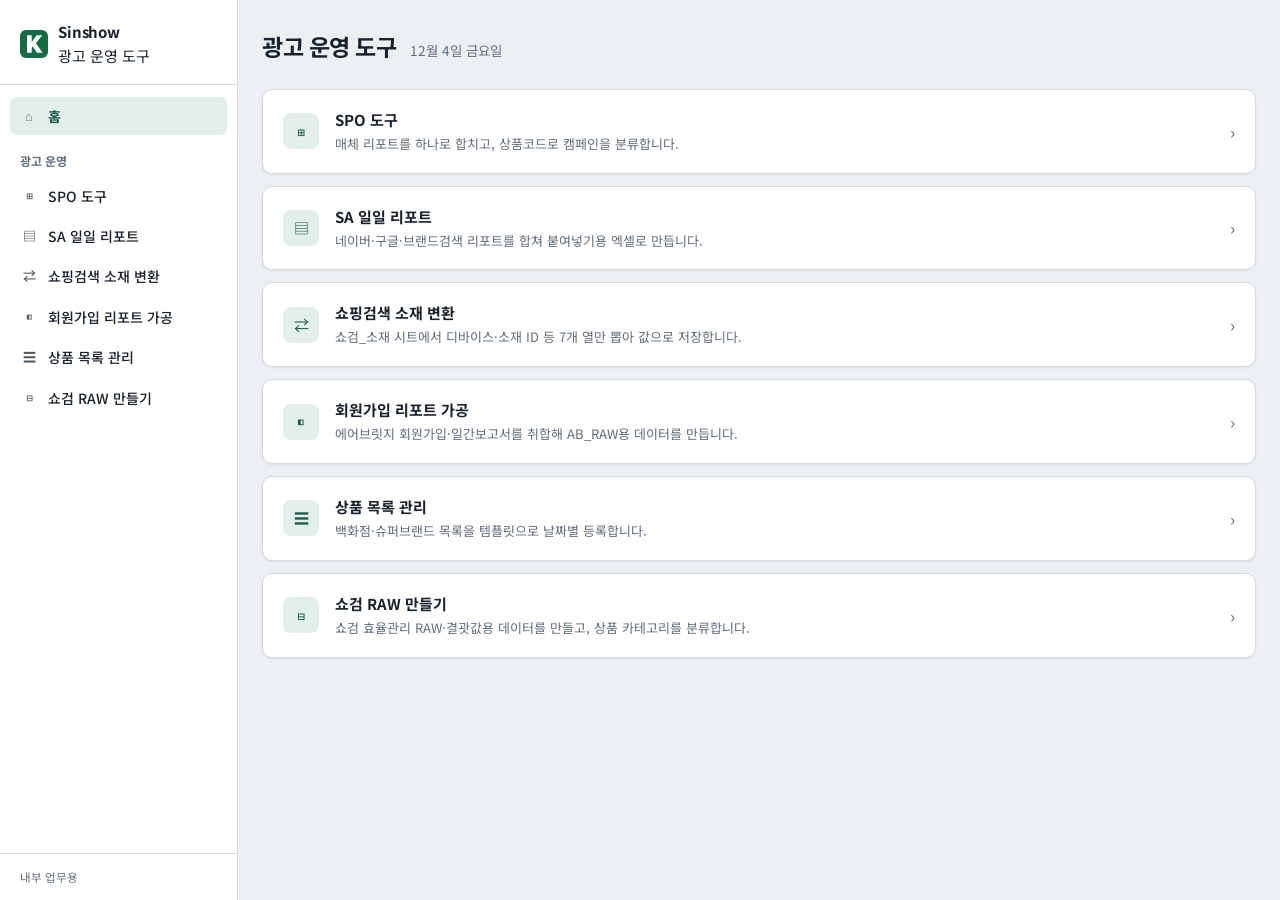
<file: index.html>
<!DOCTYPE html>
<html lang="ko">
<head>
<meta charset="utf-8">
<meta name="viewport" content="width=device-width, initial-scale=1">
<title>Sinshow · 광고 운영 도구</title>
<link rel="preconnect" href="https://fonts.googleapis.com">
<link rel="preconnect" href="https://fonts.gstatic.com" crossorigin>
<link href="https://fonts.googleapis.com/css2?family=Noto+Sans+KR:wght@400;500;700&display=swap" rel="stylesheet">
<link rel="stylesheet" href="assets/shell.css">
<script src="assets/shell.js" defer></script>
</head>
<body>

<div class="wrap">
  <header class="home-head">
    <h1>광고 운영 도구</h1>
    <span class="sub" id="date"></span>
  </header>

  <div id="tools"></div>
</div>

<script>
document.addEventListener("shell:ready", function(){
  var d = new Date();
  var days = ["일","월","화","수","목","금","토"];
  document.getElementById("date").textContent =
    (d.getMonth()+1) + "월 " + d.getDate() + "일 " + days[d.getDay()] + "요일";

  var box = document.getElementById("tools");

  window.SINSHOW.nav.forEach(function(item){
    if(item.group || item.home === false) return;

    var el = document.createElement(item.soon ? "div" : "a");
    el.className = "tool" + (item.soon ? " soon" : "");
    if(!item.soon) el.href = window.SINSHOW.base + item.path;

    var ico = document.createElement("span");
    ico.className = "ico";
    ico.textContent = item.icon || "·";

    var body = document.createElement("div");
    body.className = "tool-body";
    var h = document.createElement("h2");
    h.textContent = item.label;
    body.appendChild(h);
    if(item.desc){
      var p = document.createElement("p");
      p.textContent = item.desc;
      body.appendChild(p);
    }

    var go = document.createElement("span");
    go.className = "tool-go";
    go.textContent = item.soon ? "준비중" : "›";

    el.appendChild(ico); el.appendChild(body); el.appendChild(go);
    box.appendChild(el);
  });
});
</script>

</body>
</html>
</file>
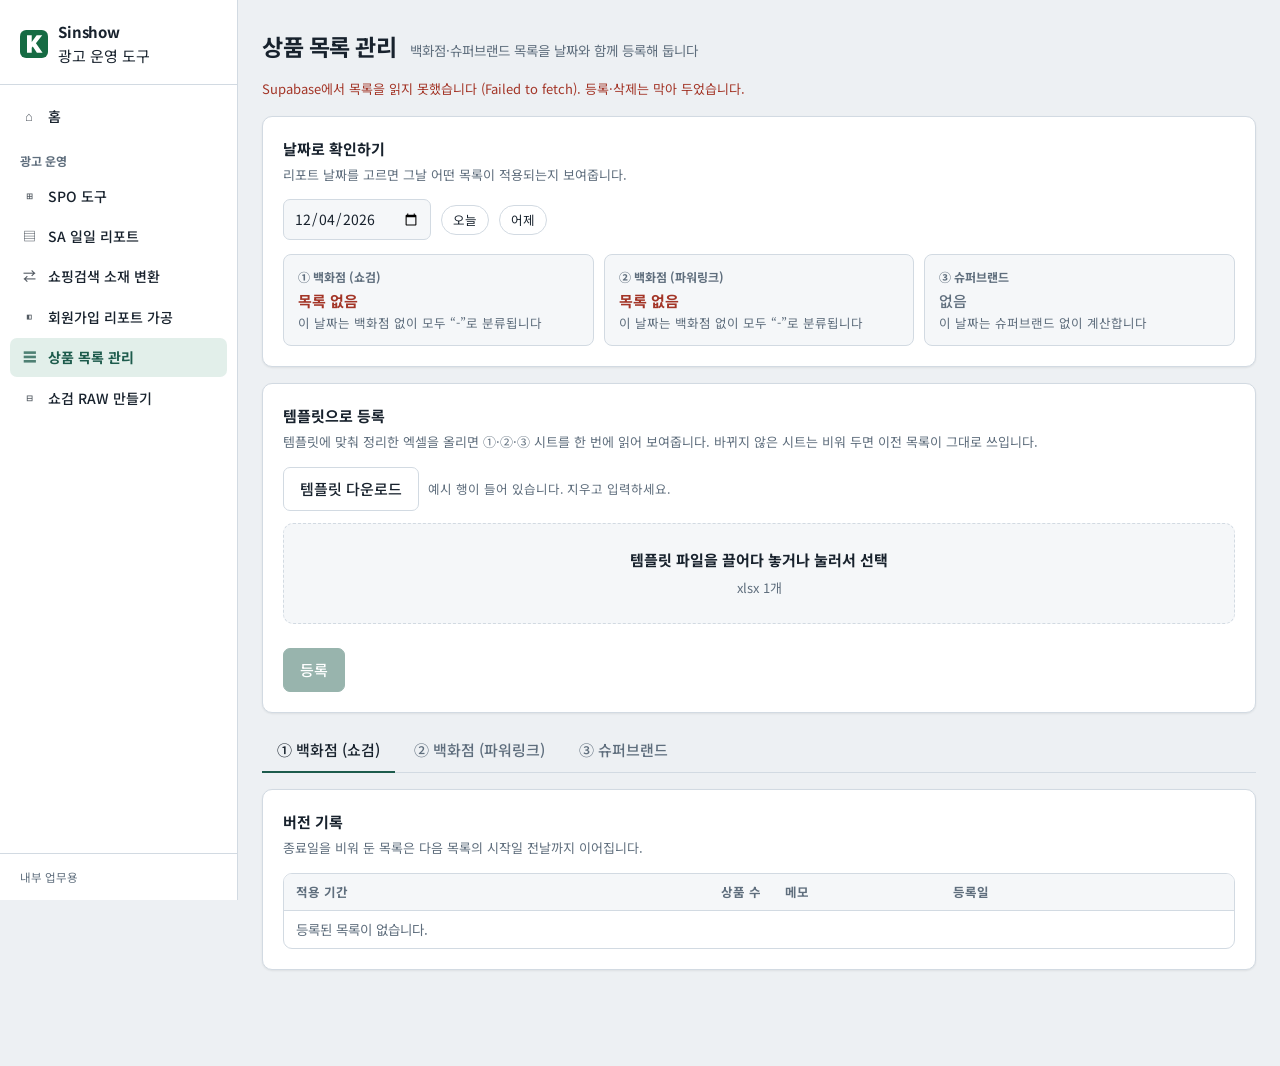
<file: product-lists/index.html>
<!DOCTYPE html>
<html lang="ko">
<head>
<meta charset="utf-8">
<meta name="viewport" content="width=device-width, initial-scale=1">
<title>상품 목록 관리</title>
<link rel="preconnect" href="https://fonts.googleapis.com">
<link rel="preconnect" href="https://fonts.gstatic.com" crossorigin>
<link href="https://fonts.googleapis.com/css2?family=Noto+Sans+KR:wght@400;500;700&display=swap" rel="stylesheet">
<link rel="stylesheet" href="../assets/shell.css">
<script src="../assets/config.js"></script>
<script src="../assets/shell.js" defer></script>
<script src="../assets/xlsx.full.min.js"></script>
<style>
.card{background:var(--surface); border:1px solid var(--line); border-radius:10px; padding:20px; margin-bottom:16px; box-shadow:var(--shadow)}
.card h2{font-size:15px; font-weight:700; margin:0 0 4px}
.card p.hint{color:var(--muted); font-size:13px; margin:0 0 14px}
.status{font-size:13px; color:var(--muted); margin:-10px 0 16px}
.status.err{color:var(--warn)}
.lookup{display:flex; align-items:center; gap:10px; flex-wrap:wrap; margin-bottom:14px}
input[type="date"]{font:inherit; font-size:14px; color:var(--ink); background:var(--surface2); border:1px solid var(--line); border-radius:7px; padding:7px 10px; outline:none}
input[type="date"]:focus{border-color:var(--accent)}
.apply{display:grid; grid-template-columns:repeat(auto-fit,minmax(220px,1fr)); gap:10px}
.apply div{background:var(--surface2); border:1px solid var(--line); border-radius:8px; padding:12px 14px}
.apply small{display:block; color:var(--muted); font-size:12px; font-weight:700; margin-bottom:3px}
.apply b{display:block; font-size:15px}
.apply span{display:block; color:var(--muted); font-size:12.5px}
.apply .none b{color:var(--muted); font-weight:500}
.apply .gap b{color:var(--warn)}
.chip{appearance:none; font:inherit; font-size:12.5px; cursor:pointer; border:1px solid var(--line); background:var(--surface); color:var(--ink); border-radius:20px; padding:4px 11px}
.chip:hover{background:var(--surface2)}
.btn{appearance:none; font:inherit; font-weight:500; cursor:pointer; border-radius:7px; padding:9px 16px; border:1px solid var(--line); background:var(--surface); color:var(--ink)}
.btn:hover{background:var(--surface2)}
.btn.primary{background:var(--accent); color:var(--accent-ink); border-color:var(--accent)}
.btn.primary:hover{filter:brightness(1.08)}
.btn:disabled{opacity:.45; cursor:not-allowed}
.btn:focus-visible,.chip:focus-visible,.tab:focus-visible{outline:2px solid var(--accent); outline-offset:2px}
.uprow{display:flex; gap:9px; align-items:center; flex-wrap:wrap; margin-bottom:12px}
.drop{border:1.5px dashed var(--line); border-radius:10px; background:var(--surface2); padding:24px 20px; text-align:center; cursor:pointer; transition:border-color .15s, background .15s}
.drop:hover,.drop.over{border-color:var(--accent); background:var(--accent-soft)}
.drop:focus-visible{outline:2px solid var(--accent); outline-offset:2px}
.drop strong{display:block; font-size:15px; margin-bottom:3px}
.drop span{color:var(--muted); font-size:13px}
.sum{display:grid; gap:8px; margin-top:12px}
.sum .item{background:var(--surface2); border:1px solid var(--line); border-radius:8px; padding:10px 13px; font-size:13.5px}
.sum .item b{display:block; font-size:13px}
.sum .item > span{display:block; color:var(--muted); font-size:12.5px}
.sum .item .w{color:var(--warn)}
.sum .item.skip{opacity:.7}
.sum .fname{font-weight:700; font-size:13px}
.plus{color:var(--accent); font-weight:700}
.minus{color:var(--warn); font-weight:700}
.msg{border-radius:8px; padding:10px 13px; font-size:13.5px; margin-top:12px}
.msg.ok{background:var(--accent-soft); color:var(--accent)}
.msg.warn{background:var(--warn-soft); color:var(--warn)}
.msg.load{background:var(--surface2); color:var(--muted); border:1px solid var(--line)}
.msg ul{margin:6px 0 0; padding-left:18px}
.tabs{display:flex; gap:4px; margin:4px 0 16px; border-bottom:1px solid var(--line); flex-wrap:wrap}
.tab{appearance:none; border:0; background:none; font:inherit; font-weight:500; cursor:pointer; color:var(--muted); padding:9px 15px; border-bottom:2px solid transparent; margin-bottom:-1px}
.tab[aria-selected="true"]{color:var(--ink); border-bottom-color:var(--accent)}
.panel{display:none}
.panel.on{display:block}
.tablebox{overflow-x:auto; border:1px solid var(--line); border-radius:9px; background:var(--surface)}
table{border-collapse:collapse; width:100%; font-size:13.5px}
th,td{padding:8px 12px; text-align:left; border-bottom:1px solid var(--line); white-space:nowrap}
th{background:var(--surface2); font-weight:700; font-size:12.5px; color:var(--muted)}
td.n,th.n{text-align:right; font-variant-numeric:tabular-nums}
tbody tr:last-child td{border-bottom:0}
.now{font-size:11px; font-weight:700; padding:1px 7px; border-radius:20px; background:var(--accent-soft); color:var(--accent); margin-left:6px}
.linkbtn{appearance:none; border:0; background:none; font:inherit; font-size:12.5px; color:var(--muted); cursor:pointer; padding:0; text-decoration:underline}
.linkbtn:hover{color:var(--warn)}
.linkbtn:disabled{opacity:.4; cursor:not-allowed}
.cal{display:grid; grid-template-columns:repeat(7,1fr); gap:4px; max-width:560px}
.cal .dow{font-size:11.5px; color:var(--muted); text-align:center; font-weight:700; padding-bottom:2px}
.cal .d{min-height:54px; border:1px solid var(--line); border-radius:7px; padding:4px 6px; background:var(--surface); cursor:pointer; text-align:left; font:inherit; color:var(--ink); display:block}
.cal .d .num{font-size:12px; color:var(--muted)}
.cal .d .tag{display:block; font-size:10.5px; line-height:1.3; margin-top:2px; color:var(--accent); font-weight:700; overflow:hidden; text-overflow:ellipsis; white-space:nowrap}
.cal .d.has{background:var(--accent-soft); border-color:color-mix(in srgb, var(--accent) 35%, var(--line))}
.cal .d.sel{outline:2px solid var(--accent); outline-offset:1px}
.calhead{display:flex; align-items:center; gap:10px; margin-bottom:10px}
.calhead b{font-size:14px; min-width:88px; text-align:center}
@media (max-width:620px){ .home-head h1{font-size:20px} }
@media (prefers-reduced-motion:reduce){ *{transition:none!important} }
</style>
</head>
<body>
<div class="wrap">

<header class="home-head">
  <h1>상품 목록 관리</h1>
  <span class="sub">백화점·슈퍼브랜드 목록을 날짜와 함께 등록해 둡니다</span>
</header>
<div class="status" id="status" role="status" aria-live="polite">목록을 불러오는 중입니다.</div>

<div class="card">
  <h2>날짜로 확인하기</h2>
  <p class="hint">리포트 날짜를 고르면 그날 어떤 목록이 적용되는지 보여줍니다.</p>
  <div class="lookup">
    <input type="date" id="lkDate" aria-label="확인할 날짜">
    <button class="chip" id="lkToday">오늘</button>
    <button class="chip" id="lkYest">어제</button>
  </div>
  <div class="apply" id="lkOut"></div>
</div>

<div class="card">
  <h2>템플릿으로 등록</h2>
  <p class="hint">템플릿에 맞춰 정리한 엑셀을 올리면 ①·②·③ 시트를 한 번에 읽어 보여줍니다. 바뀌지 않은 시트는 비워 두면 이전 목록이 그대로 쓰입니다.</p>
  <div class="uprow">
    <button class="btn" id="tplDown">템플릿 다운로드</button>
    <span style="font-size:12.5px; color:var(--muted)">예시 행이 들어 있습니다. 지우고 입력하세요.</span>
  </div>
  <div class="drop" id="upDrop" tabindex="0" role="button" aria-label="템플릿 파일 올리기">
    <strong>템플릿 파일을 끌어다 놓거나 눌러서 선택</strong>
    <span>xlsx 1개</span>
  </div>
  <input type="file" id="upInput" accept=".xlsx,.xls" hidden>
  <div class="sum" id="upSum"></div>
  <div style="margin-top:12px"><button class="btn primary" id="upSave" disabled>등록</button></div>
  <div id="upMsg"></div>
</div>

<div class="tabs" role="tablist">
  <button class="tab" role="tab" aria-selected="true" data-panel="p1">① 백화점 (쇼검)</button>
  <button class="tab" role="tab" aria-selected="false" data-panel="p2">② 백화점 (파워링크)</button>
  <button class="tab" role="tab" aria-selected="false" data-panel="p3">③ 슈퍼브랜드</button>
</div>

<section class="panel on" id="p1">
  <div class="card"><h2>버전 기록</h2><p class="hint">종료일을 비워 둔 목록은 다음 목록의 시작일 전날까지 이어집니다.</p>
  <div class="tablebox"><table><thead><tr><th>적용 기간</th><th class="n">상품 수</th><th>메모</th><th>등록일</th><th></th></tr></thead><tbody id="hist-dept_shop"></tbody></table></div></div>
</section>
<section class="panel" id="p2">
  <div class="card"><h2>버전 기록</h2><p class="hint">종료일을 비워 둔 목록은 다음 목록의 시작일 전날까지 이어집니다.</p>
  <div class="tablebox"><table><thead><tr><th>적용 기간</th><th class="n">상품 수</th><th>메모</th><th>등록일</th><th></th></tr></thead><tbody id="hist-dept_power"></tbody></table></div></div>
</section>
<section class="panel" id="p3">
  <div class="card">
    <h2>날짜별 슈퍼브랜드</h2>
    <p class="hint">색칠되지 않은 날은 슈퍼브랜드 없이 계산합니다. 날짜를 누르면 위 “날짜로 확인하기”가 그 날짜로 바뀝니다.</p>
    <div class="calhead">
      <button class="chip" id="calPrev" aria-label="이전 달">‹</button>
      <b id="calTitle"></b>
      <button class="chip" id="calNext" aria-label="다음 달">›</button>
    </div>
    <div class="cal" id="cal"></div>
  </div>
  <div class="card">
    <h2>진행 기록</h2>
    <p class="hint">브랜드와 기간별로 묶어서 보여줍니다.</p>
    <div class="tablebox"><table><thead><tr><th>브랜드</th><th>기간</th><th class="n">상품 수</th><th>메모</th><th></th></tr></thead><tbody id="supTable"></tbody></table></div>
  </div>
</section>

</div>

<script>
(function(){
  "use strict";
  var TEMPLATE_B64 = "UEsDBBQAAAAIANU0W11Gx01IlQAAAM0AAAAQAAAAZG9jUHJvcHMvYXBwLnhtbE3PTQvCMAwG4L9SdreZih6kDkQ9ip68zy51hbYpbYT67+0EP255ecgboi6JIia2mEXxLuRtMzLHDUDWI/o+y8qhiqHke64x3YGMsRoPpB8eA8OibdeAhTEMOMzit7Dp1C5GZ3XPlkJ3sjpRJsPiWDQ6sScfq9wcChDneiU+ixNLOZcrBf+LU8sVU57mym/8ZAW/B7oXUEsDBBQAAAAIANU0W11caLut7wAAACsCAAARAAAAZG9jUHJvcHMvY29yZS54bWzNksFKxDAQhl9Fcm+nTaVK6OaieFIQXFC8hcnsbrBpQzLS7tvb1t0uog/gMTN/vvkGpsGgsI/0HPtAkR2lq9G3XVIYNuLAHBRAwgN5k/Ip0U3NXR+94ekZ9xAMfpg9gSyKGjyxsYYNzMAsrEShG4sKIxnu4wlvccWHz9guMItALXnqOEGZlyD0PDEcx7aBC2CGMUWfvgtkV+JS/RO7dECckmNya2oYhnyolty0QwlvT48vy7qZ6xKbDmn6lZziY6CNOE9+re7utw9Cy0LWWVlk8mZb1Kq6VdfyfXb94XcR9r11O/ePjc+CuoFfd6G/AFBLAwQUAAAACADVNFtdmVycIxAGAACcJwAAEwAAAHhsL3RoZW1lL3RoZW1lMS54bWztWltz2jgUfu+v0Hhn9m0LxjaBtrQTc2l227SZhO1OH4URWI1seWSRhH+/RzYQy5YN7ZJNups8BCzp+85FR+foOHnz7i5i6IaIlPJ4YNkv29a7ty/e4FcyJBFBMBmnr/DACqVMXrVaaQDDOH3JExLD3IKLCEt4FMvWXOBbGi8j1uq0291WhGlsoRhHZGB9XixoQNBUUVpvXyC05R8z+BXLVI1lowETV0EmuYi08vlsxfza3j5lz+k6HTKBbjAbWCB/zm+n5E5aiOFUwsTAamc/VmvH0dJIgILJfZQFukn2o9MVCDINOzqdWM52fPbE7Z+Mytp0NG0a4OPxeDi2y9KLcBwE4FG7nsKd9Gy/pEEJtKNp0GTY9tqukaaqjVNP0/d93+ubaJwKjVtP02t33dOOicat0HgNvvFPh8Ouicar0HTraSYn/a5rpOkWaEJG4+t6EhW15UDTIABYcHbWzNIDll4p+nWUGtkdu91BXPBY7jmJEf7GxQTWadIZljRGcp2QBQ4AN8TRTFB8r0G2iuDCktJckNbPKbVQGgiayIH1R4Ihxdyv/fWXu8mkM3qdfTrOa5R/aasBp+27m8+T/HPo5J+nk9dNQs5wvCwJ8fsjW2GHJ247E3I6HGdCfM/29pGlJTLP7/kK6048Zx9WlrBdz8/knoxyI7vd9lh99k9HbiPXqcCzIteURiRFn8gtuuQROLVJDTITPwidhphqUBwCpAkxlqGG+LTGrBHgE323vgjI342I96tvmj1XoVhJ2oT4EEYa4pxz5nPRbPsHpUbR9lW83KOXWBUBlxjfNKo1LMXWeJXA8a2cPB0TEs2UCwZBhpckJhKpOX5NSBP+K6Xa/pzTQPCULyT6SpGPabMjp3QmzegzGsFGrxt1h2jSPHr+BfmcNQockRsdAmcbs0YhhGm78B6vJI6arcIRK0I+Yhk2GnK1FoG2camEYFoSxtF4TtK0EfxZrDWTPmDI7M2Rdc7WkQ4Rkl43Qj5izouQEb8ehjhKmu2icVgE/Z5ew0nB6ILLZv24fobVM2wsjvdH1BdK5A8mpz/pMjQHo5pZCb2EVmqfqoc0PqgeMgoF8bkePuV6eAo3lsa8UK6CewH/0do3wqv4gsA5fy59z6XvufQ9odK3NyN9Z8HTi1veRm5bxPuuMdrXNC4oY1dyzcjHVK+TKdg5n8Ds/Wg+nvHt+tkkhK+aWS0jFpBLgbNBJLj8i8rwKsQJ6GRbJQnLVNNlN4oSnkIbbulT9UqV1+WvuSi4PFvk6a+hdD4sz/k8X+e0zQszQ7dyS+q2lL61JjhK9LHMcE4eyww7ZzySHbZ3oB01+/[base64]/Kwvmo9tBVOz/5ZrcifDBFOFgsSSGOUF6ZKovMZU77nK0nEVTi/RTO2EpcYvOPmx3FOU7gSdrYPAjK5uzmpemUxZ6by3y0MCSxbiFkS4k1d7dXnm5yueiJ2+pd3wWDy/XDJRw/lO+df9F1Drn723eP6bpM7SEycecURAXRFAiOVHAYWFzLkUO6SkAYTAc2UyUTwAoJkphyAmPoLvfIMuSkVzq0+OX9FLIOGTl7SJRIUirAMBSEXcuPv75Nqd4zX+iyBbYRUMmTVF8pDicE9M3JD2FQl867aJguF2+JUzbsaviZgS8N6bp0tJ//bXtQ9tBc9RvOjmeAes4dzm3q4wkWs/1jWHvky3zlw2zreA17mEyxDpH7BfYqKgBGrYr66r0/5JZw7tHvxgSCb/NbbpPbd4Ax81KtapWQrET9LB3wfkgZjjFv0NF+PFGKtprGtxtoxDHmAWPMMoWY434dFmhoz1YusOY0Kb0HVQOU/29QNaPYNNByRBV4xmbY2o+ROCjzc/[base64]/MZm4WBm+XTc20H4ouzl+wpv83rP1+uS/wVNygPy3W+qZbFJirzx/PZZ3ayYMoK0Iq/lvlb1foeWVPuiuK7/fH7w/kssRrlq/y+thAZfvyTX+WrlUVCPf72oLNmTyvY/h7QfyXj0Zi7rMqvitXX5UP9fD4zs+ghf8xeV/VN8fZb7g2SFu++WFX0P3pza1Hv6P61qou1F0YN1suN+8x+eEe0BDgfEOBegO8rILyA2BGQQwLgBYA840whPyyyOrs4K4u3qLSrEc1+IWeSNJq/3Fjeb+sSZ5coV18cHkAqQJ4eHkiAxJxGOKC1sQOgWartgBQyVbRCQkITUjKaYIlJ7UAK0q1MZAJ2QHKhTs/iGjW0+8T3+IeaNeqhcZYOgGBkQ1CjNye9+bDeEgS3e6lUK9qcG0lqJgrVjLhVWCmyxEhml6IhkpOJuzbjSqac4jhgMUALb6LWzhnATlsLU1BACw1aOreYhoEhiETz934kKOF3N4ZkRQrg/IlYZAFPuQMlcACOFv3SBVekH1NggseVA/fs7YJLzcg9YLQ3zaRODbTE0amdXohBA+isBAYswAV2AqRw7jIc/ALHQQLMq+PcJrVyeuvUu6mjX2tX0EDGo9G4IGKBPmJHS7ddmpiuTd4tiAptt1iB5D1NIxEJTeABBZ4YDDx0uN4NbpK8nJJEdckrEoxnkaMd36yayqkLlpIojkbWYg7yLY8uGwU5VMheta4m1UpNQrwDc/[base64]/I34nUbZYt7bTan62YZyFp0T0NmccjTJiGCfM/meirso6BaaR2tvUx8GGExRSCzZxQ0GGfkE0bR6WTybnngXY5iTTpqCmE6VCd1mGf47op/7e3324+f41G1hnB4X3rSOEtnK7YP7c6a4o8vhdHrHUPcRcROWwXNrdUULjhchSUb0HdLUENgLL5YCfVX2hDrd5t5f0FIjjCVYdOaZbB567fxUsJ73bK7jzoXkValwLXdFvrYbD5Zv7AEEA1Bnte+b7HHnOc2DpOjDqOz6PQYFCVE6rb/rsqZ5nqnmW9zVlbUmoBHVcPH3b+nAwZh+Eqem4UR9tmhiUx0/+OgqJe29SgCwVaFjEWswG5UL218L22/ySDcUPBdo/h7tkxdqEaOwXY9j7CYJQqMe87iIaYaG5qoe1wC4dtDCE8GpGp8JWlAU8dzXT8UcvaR96Y/dsbAZOj9oO/Ve5XEyGkmz+Ptz3ybrBTrWsv2GuL3us9OA9P38BxgLOeIB/JxSbosMD0vG10ehPf2qjEPWUwr3jDmtEe2z+b7M/W9orA1Chbct7WGcJ7jPL3haZd6iRqdNg85WytoaTvBPrwi4N7VWG2OXa7OS83D1yh9obzLSjYfYjZ/zmoz1Vx65FunZdP9NhZRffF66Z2/XczGh5U+cmC0UPiuxmJM7JvBkX6JezrLOudUeHd9t2MwBnROwM44x4gt6a4l+IvWfm03FTRKn9Es5K5xuwt3due+1EXL/QceVfUdbGmr8959pCXdgHOPxZFHX7YDZon8Iv/AFBLAwQUAAAACADVNFtd3g4OzC0EAADnDgAAGAAAAHhsL3dvcmtzaGVldHMvc2hlZXQyLnhtbM1XbW/bOAz+K4IHDBuw1ZIsyU7zAqQvWwd0a9Gm2wGH++AmSmLUsTxZadb79UdJrttmTtMNwd19sSORfETyMRWyt1L6pppLadCPRV5U/WBuTLkfhtV4LhdptadKWYBkqvQiNbDUs7AqtUwnzmiRhxRjES7SrAgGPbd3rgc9tTR5VshzjarlYpHquwOZq1U/IMH9xkU2mxu7EQ56ZTqTl9JclecaVmGDMskWsqgyVSAtp/1gSPaPhdV3Cl8zuaoe/UY2kmulbuzi06Qf4MAiFxLdXZZ55s5CRpWncmoOZZ4DHg1QOjbZrTwHtX5wrYxRCysHL01qYGuq1d+ycGfKXIIu+FL+pOxBalAb4vfa36AJxzr1+Pe95x9cXiFP12klD1X+LZuYeT9IAjSR03SZmwu1OpF1rrjFG6u8ck+08rokCtB4WYE3tTF4sMgK/05/[base64]/+hWxSY28TE+J0aeJTlBDKvCb1NDJCu8gKYs8r5pQ0BohQdPLH5ckHQuAw3EbOljh+1ZVnWIsa1qIXsbau9cBa9CxrcQJlw0ncxlr0+6wxzF0pckrZv8Sepe6YYEzaqdsSzA6pYw117EXUrWs9UMe2UccJx1Ebdez/VXCcdsQTAbOXV11tGEftlG0JYoeU8YYy/iLK1rUeKOPPUiYw54lop4xvp4wnPiwWdUR3E4X/9R25JY4dsiYa1sSLWFvXemBNPF9onEFrEbM21sRuo92ceLshRE03j70mYfeNDvYlC60AOhmOOKaCoy9nVx+HI/RlOLq6GJ6i07OPZ22E7TiENsLCR63jBJ5f0zyDN3T1FRqrZVF3jE9FTTtP9w84xuBfNVerI63KI7Uq7JzhNj4V5dJ8llUFw0yzeay10s0m9FRpDnPQQZ4WN24prXyUmRyk7m/KB0YE3H2uWhLMm/qp1W2fS8V7Qt5j4u40f1FCVmzW11GcoOPRCPbVGEOD5G4/wZgXMJ/IuoA5TiLR3QMi7kpwDNIgAwSDoE6NPX4G45+RejRP7ddrJ8NlnpLB0XB0/AZcw+/IO/K2FzaCXvg0oT9tVH4E/JzqWQZM5DBUQQb3Yihh7ft4v4DpzWXNz16+7YdJVGqrAPKpUuZ+YceFZrYd/ANQSwMEFAAAAAgA1TRbXd4ODswtBAAA5w4AABgAAAB4bC93b3Jrc2hlZXRzL3NoZWV0My54bWzNV21v2zgM/iuCBwwbsNWSLMlO8wKkL1sHdGvRptsBh/vgJkpi1LE8WWnW+/VHSa7bZk7TDcHdfbEjkXxE8jEVsrdS+qaaS2nQj0VeVP1gbky5H4bVeC4XabWnSlmAZKr0IjWw1LOwKrVMJ85okYcUYxEu0qwIBj23d64HPbU0eVbIc42q5WKR6rsDmatVPyDB/cZFNpsbuxEOemU6k5fSXJXnGlZhgzLJFrKoMlUgLaf9YEj2j4XVdwpfM7mqHv1GNpJrpW7s4tOkH+DAIhcS3V2WeebOQkaVp3JqDmWeAx4NUDo22a08B7V+cK2MUQsrBy9NamBrqtXfsnBnylyCLvhS/qTsQWpQG+L32t+gCcc69fj3vecfXF4hT9dpJQ9V/i2bmHk/[base64]/Bi4xHSZcWIxSt04il3pOKBHdt386SRx3vQXv/oVsUmNvExPidGniU5QQyrwm9TQyQrvICmLPK+aUNAaIUHTyx+XJB0LgMNxGzpY4ftWVZ1iLGtaiF7G2rvXAWvQsa3ECZcNJ3MZa9PusMcxdKXJK2b/EnqXumGBM2qnbEswOqWMNdexF1K1rPVDHtlHHCcdRG3Xs/1VwnHbEEwGzl1ddbRhH7ZRtCWKHlPGGMv4iyta1Hijjz1ImMOeJaKeMb6eMJz4sFnVEdxOF//UduSWOHbImGtbEi1hb13pgTTxfaJxBaxGzNtbEbqPdnHi7IURNN4+9JmH3jQ72JQutADoZjjimgqMvZ1cfhyP0ZTi6uhieotOzj2dthO04hDbCwket4wSeX9M8gzd09RUaq2VRd4xPRU07T/[base64]/bVR+BPyc6lkGTOQwVEEG92IoYe37eL+A6c1lzc9evu2HSVRqqwDyqVLmfmHHhWa2HfwDUEsDBBQAAAAIANU0W11iTkrzFAUAAMARAAAYAAAAeGwvd29ya3NoZWV0cy9zaGVldDQueG1stZhbb9s2FMe/[base64]/Q/sSG61vrM3X8aDEIVWuVDB43WZZ+5ZgdHl72pizlWegx4Jg3Rksnt1BWaD8FYbo+e2H6I0qYGmSaX/UYV7psoV2EIs5ZaxF2lE7RD/buIN2+HYoJ7/X0X+2eUV8nSb1upc539mYzMbhHEYjNUkXeTmm17+qppccas30nntfoOlt8U0DEaLGqJpnCGCeVb4a/rQ5PglDqRxIJsObIcDbRzohoNAOxxY48A2nyB2OPDGwQ098mN3ibtITTrsV3oZVM7aJoi0j21TBjUwshYOyyCUUAKDMCtscV6bCnozEDTD9+9YEses9/4dxyhO/FXEvX5k4LHWJho1SmeHlDimlIICkxTF+5TOD8dEGbcKjHkliqSwyoIi1KV48V8VmZQs6VK6PKgUC06cAkJsR0wR4GkZkRYFcdKxk7arxv0QnLHoR/fP09xpRdC61bm3SnaEiWFtEoQnPOlKlvfFaIfz+W+WHSFPDJ/[base64]/vH+tfdkjELYarodo55HJPiOC9yI0ZoaYD9364dZQxN81gw3EuiYhjxxU26iZtTgMWRUldB+JoG6xbJVnsKVpaVjIhfjlljiqn8KxecGRrhbqN1m+TxzZA4ZkwBMWE6ao+jl1A/jEQc+LrTMreL13FcCBBT6FD8frNQ2LsI8V+r1i9pECeNrfttdIQbWmIF5VGp9VWaYhDpQF5o7irNMQrS+PHnkJoYaEk9rOUJ+tSkjdbrqS+g9l3lmCT/JEzhdJ4mv8WPbxCxJ6v4H7T5fJ/l8CBRLxhCci2BOSLSqDTaqsE5MHlnUO2cef7lvyZRdC82PrUe8OOyc/RPD+8Alxffebo+GgX+yBptwf7R2DarNq4m/mBcb8F8+jZmWgMv9/TPIMrHFfrYKQXRXMUWu9qz6nk9AwCgPjqmV5eVLq80MvCHqBdw5eiXJivqq7hlN42XlaVrtpGOCykORzwz/K0uHO3yvbfZCaHXscVe65CCr8px4g3I+O9xtwe4Ij4iPFHhK0N8fMastG8ca2puI5ENFuBhy4xwx4XY76D+UPKii+Kob5OAMRjCYFBGlQY6FJVqbGPn1YKWqqbWWongP3kschTPLz4dHN5BKGhD/gDBsJtRz9aT+hWQ+2/bXxNq2kGJHI1ARDoRMJGUPkDqr8xunRZ8x8V/HlWpWNVWQPon2htVjf2HNx+tBn+C1BLAwQUAAAACADVNFtd/6dwfV4DAADEEQAADQAAAHhsL3N0eWxlcy54bWzdWFFvmzAQ/ivI7x1JSFGYQqSWrNKkbarUPuzVCSaxZDAzTpf018+HCZDE1yVdp06jqrDv/H13/nw2bqeV3gn2sGZMe9tcFFVM1lqXH32/[base64]/6h6RmtaL5LUpav4wcC6lSplpBRmRvmk0Fy7SBK75aw1vLEnSWWsvcNFJOV7KgtVp7RB/p1fsuJnpd75uDYpqP5jef6iL2YWgT40xEPbZO50yAGbnP+0yEHdybWNMwei2ZEA9A8j07OAS2We8AGMD2L9qmUbppWhrbgUB9Nsvdp30dr1fyJ6lvN2YKRd3/sZGa3SuW8W3d32ZtAhh78FfZRzg7LUuxuxF8VeTMSnt2wNmU7nHeE1OaL+EMMItPvJ+Klo9sq5vzwd9meHLDLrlRP7nhmyW3loo/m2iQ3tIYmPptUphib5dUp1iT0kWijd+rXt6A/V0W/FRvp8TNTeJEhuB9K3Mc/YtZuSvmOKkLKsZvDuTeqX9w5rdWDy4kMfkGVz7RUXiLDReaF01vzdOUFSdHv6HXdGGuqAf8ZnzKMroR+rF1xqRrf2Up3+RRO+oeptWM6tpf4Fs5DNvbnInFi5RtWZo0XfPxO7g22AcAx57uBnjqwTDW5/aAD4uDZYBhLAqL8z/NZ4LOx/qw3CZOzwTFTFCMRbk8Sf2DxXFjIvO4ZxpFQRCGmKJJ4swgwXQLQ/h1s2G5AQKLA5Eu0xpfbbxCXq4DbE1fqhBspnglYjPFtQaPWzdARJF7tbE4gMBWAasdiO+OAzXlxgQBrCqWG7aDcU8UYR6oRXeNhiGiTgg/7vXBdkkQRJHbAz53BkGAeWA34h4sA8gB8wT27/qj75G//0753f9tZr8AUEsDBBQAAAAIANU0W12XirscwAAAABMCAAALAAAAX3JlbHMvLnJlbHOdkrluwzAMQH/F0J4wB9AhiDNl8RYE+QFWog/YEgWKRZ2/r9qlcZALGXk9PBLcHmlA7TiktoupGP0QUmla1bgBSLYlj2nOkUKu1CweNYfSQETbY0OwWiw+QC4ZZre9ZBanc6RXiFzXnaU92y9PQW+ArzpMcUJpSEszDvDN0n8y9/MMNUXlSiOVWxp40+X+duBJ0aEiWBaaRcnToh2lfx3H9pDT6a9jIrR6W+j5cWhUCo7cYyWMcWK0/jWCyQ/[base64]/cZGGYbow6z0uxyEKXxUwDJAoSOMNXEE5eCR9P4iPXpJr0+Sw7dsLftOKyhWNJatYphqom2oVpBT/h1R8vwyuLlKH8430+OPz9f9ClV9CFX9v6gG/X56208eDwYHTxW2sSFsY3/[base64]/EF3T9BpPTt8MWv4ChrsLV+oQWYpahRa5lDAO85jgdWxWkSxFdSllqC4bCUsLZYlQtrxQngjlywsViVDxRyHiaUCabd45qd/+sZ7jW5zbX/E9TLd293SA5G8eH1BLAwQUAAAACADVNFtdjrCn1icBAABnBQAAEwAAAFtDb250ZW50X1R5cGVzXS54bWzNlM9OwzAMxl+l6nVqMgbigNZdgCvswAuE1l2j5p9ib3Rvj9tuk0CjYioSuzRqbH8/x5+S5ds+ACatNQ7ztCYKD1JiUYNVKHwAx5HKR6uIf+NGBlU0agNyMZ/fy8I7AkcZdRrpavkEldoaSp5b3kbtXZ5GMJgmj0Nix8pTFYLRhSKOy50rv1GyA0FwZZ+DtQ4444RUniV0kZ8Bh7rXHcSoS0jWKtKLspwlWyOR9gZQjEuc6dFXlS6g9MXWconAEEGVWAOQNWIQnY2TiScMw/dmMr+XGQNy5jr6gOxYhMtxR0u66iywEETS40c8EVl68vmgc7uE8pdsHu+Hj03vB8p+mT7jrx6f9C/sY3ElfdxeSR93/9jHu/fNX1/9bhVWaXfky/[base64]/[base64]";
  var CACHE_KEY = "sinshow_product_lists_v1";
  var KINDS = { dept_shop:"① 백화점 (쇼검)", dept_power:"② 백화점 (파워링크)", super:"③ 슈퍼브랜드" };
  var SHEETS = { dept_shop:"백화점_쇼검", dept_power:"백화점_파워링크", super:"슈퍼브랜드" };

  function $(id){ return document.getElementById(id); }
  function esc(s){ return String(s == null ? "" : s).replace(/[&<>"]/g, function(c){ return {"&":"&amp;","<":"&lt;",">":"&gt;",'"':"&quot;"}[c]; }); }
  function fmtN(n){ return Number(n).toLocaleString("ko-KR"); }
  function addDays(iso, n){ var d = new Date(iso + "T00:00:00Z"); d.setUTCDate(d.getUTCDate() + n); return d.toISOString().slice(0, 10); }
  function md(iso){ return Number(iso.slice(5, 7)) + "/" + Number(iso.slice(8, 10)); }
  function ymd(iso){ return iso.replace(/-/g, ".").slice(2); }
  function localISO(d){ return d.getFullYear() + "-" + String(d.getMonth() + 1).padStart(2, "0") + "-" + String(d.getDate()).padStart(2, "0"); }
  var TODAY = localISO(new Date());

  /* ── Supabase ── */
  function configured(){ return typeof SUPABASE_URL !== "undefined" && typeof SUPABASE_KEY !== "undefined" && SUPABASE_URL && SUPABASE_KEY && !/^PASTE_/.test(SUPABASE_KEY); }
  async function sb(path, opts){
    opts = opts || {};
    var base = SUPABASE_URL.replace(/\/+$/, "").replace(/\/rest\/v1$/, "");
    var auth = { apikey: SUPABASE_KEY };
    if(!/^sb_/.test(SUPABASE_KEY)) auth.Authorization = "Bearer " + SUPABASE_KEY;
    var res = await fetch(base + "/rest/v1/" + path, Object.assign({}, opts, {
      headers: Object.assign({ "Content-Type":"application/json" }, auth, opts.headers || {})
    }));
    if(!res.ok){
      var t = ""; try{ t = await res.text(); }catch(e){}
      throw new Error("HTTP " + res.status + (t ? " · " + t.slice(0, 200) : ""));
    }
    var txt = await res.text();
    return txt ? JSON.parse(txt) : null;
  }

  /* ── 상태 ── */
  var ROWS = [], ONLINE = false;
  function setStatus(text, err){ $("status").textContent = text; $("status").className = "status" + (err ? " err" : ""); }

  async function load(){
    if(!configured()){ setStatus("assets/config.js에 Supabase 접속 정보가 없습니다.", true); ONLINE = false; renderAll(); return; }
    try{
      ROWS = await sb("product_lists?select=*&order=start_date.asc,id.asc") || [];
      ONLINE = true;
      try{ localStorage.setItem(CACHE_KEY, JSON.stringify({ at:new Date().toISOString(), rows:ROWS })); }catch(e){}
      setStatus("목록 " + fmtN(ROWS.length) + "건을 불러왔습니다.");
    }catch(e){
      console.error(e);
      ONLINE = false;
      var cache = null; try{ cache = JSON.parse(localStorage.getItem(CACHE_KEY) || "null"); }catch(x){}
      ROWS = cache && cache.rows ? cache.rows : [];
      setStatus("Supabase에서 목록을 읽지 못했습니다 (" + (e && e.message ? e.message : e) + "). " +
        (cache ? "마지막으로 받아둔 목록을 보여주며, 등록·삭제는 막아 두었습니다." : "등록·삭제는 막아 두었습니다."), true);
    }
    renderAll();
  }

  /* ── 버전 규칙: 시작일이 늦은 목록 우선, 종료일 비우면 계속 ── */
  function versions(kind){
    return ROWS.filter(function(r){ return r.kind === kind; }).map(function(r){
      return { id:r.id, start:r.start_date, end:r.end_date || null, count:r.item_count, memo:r.memo || "", made:String(r.created_at || "").slice(5, 10),
               codes:new Set((r.items || []).map(function(i){ return String(i.code); })) };
    }).sort(function(a, b){ return a.start < b.start ? -1 : a.start > b.start ? 1 : a.id - b.id; });
  }
  function effEnd(list, v){
    var next = null;
    list.forEach(function(x){ if(x.start > v.start && (!next || x.start < next)) next = x.start; });
    var cut = next ? addDays(next, -1) : null;
    if(v.end && cut) return v.end < cut ? v.end : cut;
    return v.end || cut;
  }
  function versionFor(list, date){
    var hit = null;
    list.forEach(function(v){ var e = effEnd(list, v); if(v.start <= date && (!e || date <= e)) hit = v; });
    return hit ? { v:hit, end:effEnd(list, hit) } : null;
  }
  function supRows(){ return ROWS.filter(function(r){ return r.kind === "super"; }); }
  function supFor(date){
    var g = {};
    supRows().forEach(function(r){ if(r.start_date <= date && date <= r.end_date) g[r.brand] = (g[r.brand] || 0) + r.item_count; });
    return g;
  }

  /* ── 날짜로 확인 ── */
  function renderLookup(){
    var d = $("lkDate").value; if(!d) return;
    var h = "";
    ["dept_shop","dept_power"].forEach(function(k){
      var r = versionFor(versions(k), d);
      if(!r) h += "<div class='gap'><small>" + KINDS[k] + "</small><b>목록 없음</b><span>이 날짜는 백화점 없이 모두 “-”로 분류됩니다</span></div>";
      else h += "<div><small>" + KINDS[k] + "</small><b>" + md(r.v.start) + " 버전 · " + fmtN(r.v.count) + "개</b><span>" + ymd(r.v.start) + " ~ " + (r.end ? ymd(r.end) : "계속") + " 적용</span></div>";
    });
    var g = supFor(d), brands = Object.keys(g);
    if(!brands.length) h += "<div class='none'><small>" + KINDS.super + "</small><b>없음</b><span>이 날짜는 슈퍼브랜드 없이 계산합니다</span></div>";
    else{
      var tot = brands.reduce(function(s, b){ return s + g[b]; }, 0);
      h += "<div><small>" + KINDS.super + "</small><b>" + brands.length + "개 브랜드 · " + fmtN(tot) + "개</b><span>" + brands.map(function(b){ return esc(b) + " " + g[b]; }).join(" · ") + "</span></div>";
    }
    $("lkOut").innerHTML = h;
  }
  $("lkDate").value = TODAY;
  $("lkDate").addEventListener("input", function(){ renderLookup(); renderCal(); });
  $("lkToday").onclick = function(){ $("lkDate").value = TODAY; renderLookup(); renderCal(); };
  $("lkYest").onclick = function(){ $("lkDate").value = addDays(TODAY, -1); renderLookup(); renderCal(); };

  /* ── 탭 ── */
  document.querySelectorAll(".tab").forEach(function(t){
    t.addEventListener("click", function(){
      document.querySelectorAll(".tab").forEach(function(x){ x.setAttribute("aria-selected", x === t ? "true" : "false"); });
      document.querySelectorAll(".panel").forEach(function(p){ p.classList.toggle("on", p.id === t.dataset.panel); });
    });
  });

  /* ── 삭제 ── */
  async function removeRow(id, label){
    if(!ONLINE) return;
    if(!confirm(label + "\n\n삭제할까요? 되돌릴 수 없습니다.")) return;
    try{
      await sb("product_lists?id=eq." + encodeURIComponent(id), { method:"DELETE" });
      await load();
    }catch(e){ console.error(e); alert("삭제하지 못했습니다: " + (e && e.message ? e.message : e)); }
  }

  /* ── ① ② 버전 기록 ── */
  function renderHist(kind){
    var list = versions(kind), box = $("hist-" + kind), h = "";
    list.slice().reverse().forEach(function(v){
      var end = effEnd(list, v);
      var tag = v.start > TODAY ? "예정" : (!end || TODAY <= end ? "적용 중" : "");
      h += "<tr><td>" + ymd(v.start) + " ~ " + (end ? ymd(end) : "계속") + (tag ? "<span class='now'>" + tag + "</span>" : "") + "</td>" +
           "<td class='n'>" + fmtN(v.count) + "</td><td>" + esc(v.memo) + "</td><td>" + esc(v.made) + "</td>" +
           "<td><button class='linkbtn' data-id='" + v.id + "' data-label='" + esc(KINDS[kind] + " " + ymd(v.start) + " 버전") + "'" + (ONLINE ? "" : " disabled") + ">삭제</button></td></tr>";
    });
    box.innerHTML = h || "<tr><td colspan='5' style='color:var(--muted)'>등록된 목록이 없습니다.</td></tr>";
    box.querySelectorAll("[data-id]").forEach(function(b){ b.onclick = function(){ removeRow(b.dataset.id, b.dataset.label); }; });
  }

  /* ── ③ 달력·기록 ── */
  var calY = Number(TODAY.slice(0, 4)), calM = Number(TODAY.slice(5, 7));
  function renderCal(){
    $("calTitle").textContent = calY + "년 " + calM + "월";
    var first = new Date(Date.UTC(calY, calM - 1, 1)), days = new Date(Date.UTC(calY, calM, 0)).getUTCDate();
    var h = ["일","월","화","수","목","금","토"].map(function(d){ return "<div class='dow'>" + d + "</div>"; }).join("");
    for(var i = 0; i < first.getUTCDay(); i++) h += "<div></div>";
    var sel = $("lkDate").value;
    for(var d = 1; d <= days; d++){
      var iso = calY + "-" + String(calM).padStart(2, "0") + "-" + String(d).padStart(2, "0");
      var g = supFor(iso), b = Object.keys(g);
      h += "<button class='d" + (b.length ? " has" : "") + (iso === sel ? " sel" : "") + "' data-day='" + iso + "'><span class='num'>" + d + "</span>" +
           b.map(function(x){ return "<span class='tag'>" + esc(x) + " " + g[x] + "</span>"; }).join("") + "</button>";
    }
    $("cal").innerHTML = h;
    $("cal").querySelectorAll("[data-day]").forEach(function(b){ b.onclick = function(){ $("lkDate").value = b.dataset.day; renderLookup(); renderCal(); window.scrollTo({top:0, behavior:"smooth"}); }; });
  }
  $("calPrev").onclick = function(){ calM--; if(calM < 1){ calM = 12; calY--; } renderCal(); };
  $("calNext").onclick = function(){ calM++; if(calM > 12){ calM = 1; calY++; } renderCal(); };

  function renderSupTable(){
    var rows = supRows().slice().sort(function(a, b){ return a.start_date < b.start_date ? 1 : a.start_date > b.start_date ? -1 : 0; });
    $("supTable").innerHTML = rows.map(function(r){
      return "<tr><td>" + esc(r.brand) + "</td><td>" + ymd(r.start_date) + " ~ " + ymd(r.end_date) + "</td><td class='n'>" + fmtN(r.item_count) + "</td><td>" + esc(r.memo || "") + "</td>" +
             "<td><button class='linkbtn' data-id='" + r.id + "' data-label='" + esc(r.brand + " " + ymd(r.start_date) + "~" + ymd(r.end_date)) + "'" + (ONLINE ? "" : " disabled") + ">삭제</button></td></tr>";
    }).join("") || "<tr><td colspan='5' style='color:var(--muted)'>등록된 슈퍼브랜드가 없습니다.</td></tr>";
    $("supTable").querySelectorAll("[data-id]").forEach(function(b){ b.onclick = function(){ removeRow(b.dataset.id, b.dataset.label); }; });
  }

  function renderAll(){ renderHist("dept_shop"); renderHist("dept_power"); renderSupTable(); renderCal(); renderLookup(); }

  /* ── 템플릿 다운로드 ── */
  $("tplDown").onclick = function(){
    var bin = atob(TEMPLATE_B64), arr = new Uint8Array(bin.length);
    for(var i = 0; i < bin.length; i++) arr[i] = bin.charCodeAt(i);
    var url = URL.createObjectURL(new Blob([arr], {type:"application/vnd.openxmlformats-officedocument.spreadsheetml.sheet"}));
    var a = document.createElement("a"); a.href = url; a.download = "상품목록_템플릿.xlsx";
    document.body.appendChild(a); a.click(); a.remove();
    setTimeout(function(){ URL.revokeObjectURL(url); }, 4000);
  };

  /* ── 템플릿 업로드 ── */
  function upMsg(kind, html){ $("upMsg").innerHTML = kind ? "<div class='msg " + kind + "'>" + html + "</div>" : ""; }
  var drop = $("upDrop"), input = $("upInput"), pending = null;
  drop.addEventListener("click", function(){ input.click(); });
  drop.addEventListener("keydown", function(e){ if(e.key === "Enter" || e.key === " "){ e.preventDefault(); input.click(); } });
  ["dragenter","dragover"].forEach(function(t){ drop.addEventListener(t, function(e){ e.preventDefault(); drop.classList.add("over"); }); });
  ["dragleave","drop"].forEach(function(t){ drop.addEventListener(t, function(e){ e.preventDefault(); drop.classList.remove("over"); }); });
  drop.addEventListener("drop", function(e){ if(e.dataTransfer.files[0]) readTemplate(e.dataTransfer.files[0]); });
  input.addEventListener("change", function(){ if(input.files[0]) readTemplate(input.files[0]); input.value = ""; });

  function toISO(v){
    if(v == null || v === "") return "";
    if(typeof v === "number" && v > 30000 && v < 80000) return new Date(Math.round((v - 25569) * 86400000)).toISOString().slice(0, 10);
    var m = String(v).trim().match(/^(\d{4})[-./](\d{1,2})[-./](\d{1,2})/);
    if(m) return m[1] + "-" + m[2].padStart(2, "0") + "-" + m[3].padStart(2, "0");
    return "bad";
  }
  function readSheet(wb, name){
    var ws = wb.Sheets[name];
    var rows = XLSX.utils.sheet_to_json(ws, {header:1, raw:true, defval:""});
    var h = (rows[0] || []).map(function(x){ return String(x).trim(); });
    var ix = { s:h.indexOf("시작일"), e:h.indexOf("종료일"), c:h.indexOf("상품코드"), n:h.indexOf("상품명"), b:h.indexOf("브랜드") };
    if(ix.s < 0 || ix.e < 0 || ix.c < 0) return { rows:[], errs:["1행 헤더(시작일·종료일·상품코드)를 찾지 못했습니다"] };
    var out = [], errs = [];
    for(var i = 1; i < rows.length; i++){
      var r = rows[i];
      if(!r.some(function(x){ return String(x).trim() !== ""; })) continue;
      var row = { line:i + 1, start:toISO(r[ix.s]), end:toISO(r[ix.e]), code:String(r[ix.c]).trim().replace(/\.0+$/, ""),
                  name: ix.n >= 0 ? String(r[ix.n]).replace(/\u00a0/g, " ").trim() : "", brand: ix.b >= 0 ? String(r[ix.b]).trim() : "" };
      if(!row.start) errs.push(row.line + "행: 시작일이 비어 있습니다");
      else if(row.start === "bad") errs.push(row.line + "행: 시작일이 날짜 형식이 아닙니다");
      if(row.end === "bad") errs.push(row.line + "행: 종료일이 날짜 형식이 아닙니다");
      if(row.start && row.end && row.start !== "bad" && row.end !== "bad" && row.end < row.start) errs.push(row.line + "행: 종료일이 시작일보다 빠릅니다");
      if(!/^\d{5,}$/.test(row.code)) errs.push(row.line + "행: 상품코드 “" + esc(row.code) + "”가 숫자가 아닙니다");
      out.push(row);
    }
    return { rows:out, errs:errs };
  }
  function ok(x){ return x.start && x.start !== "bad" && x.end !== "bad" && /^\d{5,}$/.test(x.code); }

  function readTemplate(file){
    pending = null; $("upSave").disabled = true; upMsg(); $("upSum").innerHTML = "";
    if(typeof XLSX === "undefined"){ upMsg("warn", "엑셀 처리 라이브러리를 불러오지 못했습니다. 새로고침 후 다시 시도해 주세요."); return; }
    file.arrayBuffer().then(function(buf){
      var wb = XLSX.read(buf, {type:"array"});
      var missing = Object.keys(SHEETS).map(function(k){ return SHEETS[k]; }).filter(function(n){ return !wb.Sheets[n]; });
      if(missing.length){ upMsg("warn", "템플릿 시트를 찾지 못했습니다: " + esc(missing.join(", ")) + ". 시트 이름을 바꾸지 않았는지 확인해 주세요."); return; }
      var errs = [], items = [], plan = { insert:[], replaceIds:[] };

      ["dept_shop","dept_power"].forEach(function(k){
        var r = readSheet(wb, SHEETS[k]);
        r.errs.forEach(function(e){ errs.push(SHEETS[k] + " " + e); });
        if(!r.rows.length){ items.push("<div class='item skip'><b>" + KINDS[k] + "</b><span>비어 있음 · 이전 목록 그대로 유지</span></div>"); return; }
        var list = versions(k), groups = {};
        r.rows.filter(ok).forEach(function(x){
          var key = x.start + "|" + (x.end || "");
          if(!groups[key]) groups[key] = { start:x.start, end:x.end || null, map:new Map() };
          if(!groups[key].map.has(x.code)) groups[key].map.set(x.code, { code:x.code, name:x.name, brand:x.brand });
        });
        Object.keys(groups).sort().forEach(function(key){
          var g = groups[key], codes = new Set(g.map.keys());
          var same = list.filter(function(v){ return v.start === g.start; });
          same.forEach(function(v){ plan.replaceIds.push(v.id); });
          plan.insert.push({ kind:k, start_date:g.start, end_date:g.end, brand:null, items:Array.from(g.map.values()), item_count:codes.size, memo:file.name });
          var nv = { id:-1, start:g.start, end:g.end, codes:codes };
          var after = list.filter(function(v){ return v.start !== g.start; }).concat([nv]);
          var prev = versionFor(list.filter(function(v){ return v.start !== g.start; }), addDays(g.start, -1));
          var notes = [], diff = "";
          if(same.length) notes.push("같은 시작일 목록이 있어 새 목록으로 덮어씁니다");
          if(prev) notes.push("직전 " + md(prev.v.start) + " 버전은 " + ymd(addDays(g.start, -1)) + "까지로 이어집니다");
          var base = same.length ? { v:same[same.length - 1], label:"기존 같은 날짜" } : (prev ? { v:prev.v, label:"직전" } : null);
          if(base){
            var add = 0, del = 0;
            codes.forEach(function(c){ if(!base.v.codes.has(c)) add++; });
            base.v.codes.forEach(function(c){ if(!codes.has(c)) del++; });
            diff = " · " + base.label + " 대비 <span class='plus'>추가 " + fmtN(add) + "</span> / <span class='minus'>빠짐 " + fmtN(del) + "</span>";
            if(base.v.codes.size && del > base.v.codes.size * 0.3) notes.push("<span class='w'>" + base.label + " 목록의 " + Math.round(del / base.v.codes.size * 100) + "%가 빠집니다. 바뀐 부분만 넣지 않았는지 확인하세요 (전체 목록을 넣어야 합니다)</span>");
          }
          if(g.start < TODAY){
            var pe = effEnd(after.slice().sort(function(a, b){ return a.start < b.start ? -1 : 1; }), nv), last = addDays(TODAY, -1);
            if(pe && pe < last) last = pe;
            notes.push("<span class='w'>시작일이 오늘보다 과거입니다. " + ymd(g.start) + (last > g.start ? " ~ " + ymd(last) : "") + " 리포트를 이미 만들었다면 새 목록으로 다시 만들어 주세요</span>");
          }
          if(g.end && !versionFor(after, addDays(g.end, 1))) notes.push("<span class='w'>" + ymd(g.end) + " 이후에는 " + KINDS[k] + " 목록이 없습니다. 그 날짜부터는 모두 “-”로 분류됩니다</span>");
          items.push("<div class='item'><b>" + KINDS[k] + " · " + ymd(g.start) + " ~ " + (g.end ? ymd(g.end) : "계속") + " · " + fmtN(codes.size) + "개" + diff + "</b>" +
                     notes.map(function(n){ return "<span>" + n + "</span>"; }).join("") + "</div>");
        });
      });

      var sr = readSheet(wb, SHEETS.super);
      sr.errs.forEach(function(e){ errs.push(SHEETS.super + " " + e); });
      sr.rows.forEach(function(x){
        if(!x.end) errs.push(SHEETS.super + " " + x.line + "행: 종료일이 비어 있습니다 (슈퍼브랜드는 필수)");
        if(!x.brand) errs.push(SHEETS.super + " " + x.line + "행: 브랜드가 비어 있습니다 (슈퍼브랜드는 필수)");
      });
      if(!sr.rows.length) items.push("<div class='item skip'><b>" + KINDS.super + "</b><span>비어 있음 · 추가 없음</span></div>");
      else{
        var sg = {}, clash = 0, shop = versions("dept_shop");
        sr.rows.filter(function(x){ return ok(x) && x.end && x.brand; }).forEach(function(x){
          var key = x.brand + "|" + x.start + "|" + x.end;
          if(!sg[key]) sg[key] = { brand:x.brand, start:x.start, end:x.end, map:new Map() };
          if(!sg[key].map.has(x.code)) sg[key].map.set(x.code, { code:x.code, name:x.name, brand:x.brand });
          var dv = versionFor(shop, x.start); if(dv && dv.v.codes.has(x.code)) clash++;
        });
        var lines = [], past = [];
        Object.keys(sg).sort().forEach(function(key){
          var g = sg[key];
          var same = supRows().filter(function(r){ return r.brand === g.brand && r.start_date === g.start && r.end_date === g.end; });
          same.forEach(function(r){ plan.replaceIds.push(r.id); });
          plan.insert.push({ kind:"super", start_date:g.start, end_date:g.end, brand:g.brand, items:Array.from(g.map.values()), item_count:g.map.size, memo:file.name });
          lines.push("<span>" + esc(g.brand) + " · " + ymd(g.start) + " ~ " + ymd(g.end) + " · " + g.map.size + "개" + (same.length ? " · 같은 브랜드·기간이 있어 덮어씁니다" : "") + "</span>");
          if(g.start < TODAY){ var le = g.end < addDays(TODAY, -1) ? g.end : addDays(TODAY, -1); past.push(esc(g.brand) + " " + ymd(g.start) + (le > g.start ? " ~ " + ymd(le) : "")); }
        });
        if(past.length) lines.push("<span class='w'>시작일이 오늘보다 과거인 슈퍼브랜드가 있습니다 (" + past.join(", ") + "). 그 기간 리포트를 이미 만들었다면 다시 만들어 주세요</span>");
        items.push("<div class='item'><b>" + KINDS.super + " · " + fmtN(sr.rows.length) + "개</b>" + lines.join("") +
          (clash ? "<span class='w'>① 백화점과 겹치는 상품 " + clash + "개 · MO는 슈퍼브랜드, PC는 백화점으로 분류됩니다</span>" : "") + "</div>");
      }

      $("upSum").innerHTML = "<div class='fname'>" + esc(file.name) + "</div>" + items.join("");
      if(errs.length){
        upMsg("warn", "고쳐야 할 부분이 있어 등록할 수 없습니다.<ul><li>" + errs.slice(0, 15).join("</li><li>") + "</li>" + (errs.length > 15 ? "<li>외 " + (errs.length - 15) + "건</li>" : "") + "</ul>");
        return;
      }
      if(!plan.insert.length){ upMsg("warn", "세 시트가 모두 비어 있어 등록할 내용이 없습니다."); return; }
      if(!ONLINE){ upMsg("warn", "Supabase에 연결되지 않아 등록할 수 없습니다. 연결 상태를 확인한 뒤 새로고침해 주세요."); return; }
      pending = plan; $("upSave").disabled = false;
    }).catch(function(e){ console.error(e); upMsg("warn", "파일을 읽지 못했습니다: " + esc(e && e.message ? e.message : e)); });
  }

  $("upSave").onclick = async function(){
    if(!pending || !ONLINE) return;
    var plan = pending;
    $("upSave").disabled = true;
    upMsg("load", "등록하는 중입니다.");
    try{
      // 새 목록을 먼저 넣고, 덮어쓸 예전 목록은 그다음에 지웁니다 (중간에 실패해도 목록이 사라지지 않게)
      await sb("product_lists", { method:"POST", headers:{ Prefer:"return=minimal" }, body:JSON.stringify(plan.insert) });
      var delFail = false;
      if(plan.replaceIds.length){
        try{ await sb("product_lists?id=in.(" + plan.replaceIds.join(",") + ")", { method:"DELETE" }); }
        catch(e){ console.error(e); delFail = true; }
      }
      pending = null; $("upSum").innerHTML = "";
      await load();
      upMsg(delFail ? "warn" : "ok", delFail
        ? "새 목록은 등록했지만, 덮어쓸 예전 목록을 지우지 못했습니다. 아래 버전 기록에서 같은 날짜의 예전 줄을 직접 삭제해 주세요."
        : "등록했습니다. 아래 버전 기록과 달력, 위 “날짜로 확인하기”에 반영됐습니다.");
    }catch(e){
      console.error(e);
      $("upSave").disabled = false;
      upMsg("warn", "등록하지 못했습니다. 아무것도 바뀌지 않았습니다: " + esc(e && e.message ? e.message : e));
    }
  };

  renderAll();
  load();
})();
</script>
</body>
</html>
</file>
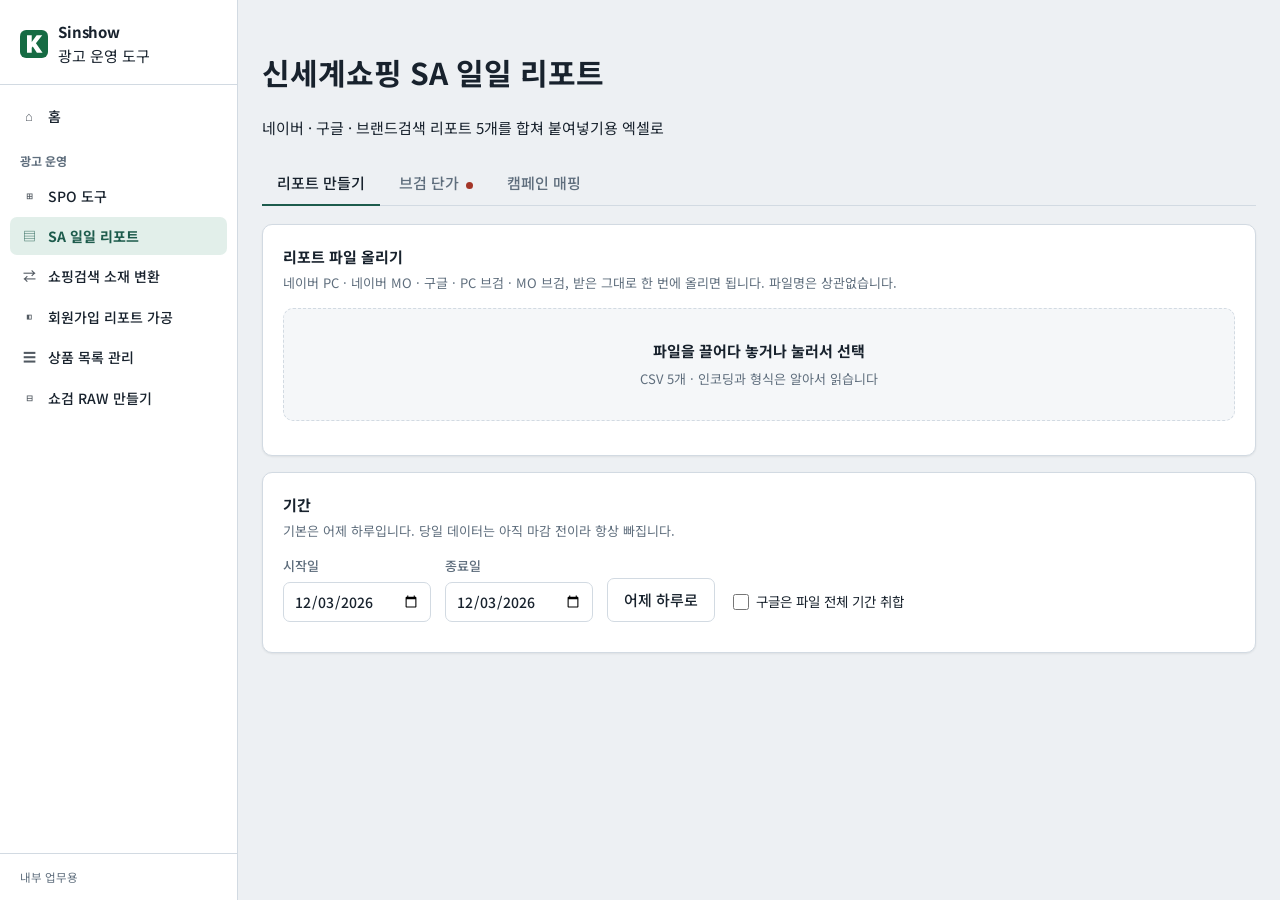
<file: sa-report/index.html>
<!DOCTYPE html>
<html lang="ko">
<head>
<meta charset="utf-8">
<meta name="viewport" content="width=device-width, initial-scale=1">
<title>신세계쇼핑 SA 일일 리포트</title>
<link rel="preconnect" href="https://fonts.googleapis.com">
<link rel="preconnect" href="https://fonts.gstatic.com" crossorigin>
<link href="https://fonts.googleapis.com/css2?family=Noto+Sans+KR:wght@400;500;700&display=swap" rel="stylesheet">
<link rel="stylesheet" href="../assets/shell.css">
<script src="../assets/config.js"></script>
<script src="../assets/shell.js" defer></script>
<script src="../assets/xlsx.full.min.js"></script>
<style>
.tabs{display:flex; gap:4px; margin:22px 0 18px; border-bottom:1px solid var(--line); flex-wrap:wrap}
.tab{
  appearance:none; border:0; background:none; font:inherit; font-weight:500; cursor:pointer;
  color:var(--muted); padding:9px 15px; border-bottom:2px solid transparent; margin-bottom:-1px;
}
.tab[aria-selected="true"]{color:var(--ink); border-bottom-color:var(--accent)}
.tab:focus-visible{outline:2px solid var(--accent); outline-offset:2px; border-radius:4px}
.dot{display:inline-block; width:7px; height:7px; border-radius:50%; background:var(--line); margin-left:7px; vertical-align:middle}
.dot.on{background:var(--accent)}
.dot.off{background:var(--warn)}
.panel{display:none}
.panel.on{display:block}
.card{background:var(--surface); border:1px solid var(--line); border-radius:10px; padding:20px; margin-bottom:16px; box-shadow:var(--shadow)}
.card h2{font-size:15px; font-weight:700; margin:0 0 4px}
.card p.hint{color:var(--muted); font-size:13px; margin:0 0 14px}
.drop{
  border:1.5px dashed var(--line); border-radius:10px; background:var(--surface2);
  padding:30px 20px; text-align:center; cursor:pointer; transition:border-color .15s, background .15s;
}
.drop:hover,.drop.over{border-color:var(--accent); background:var(--accent-soft)}
.drop strong{display:block; font-size:15px; margin-bottom:3px}
.drop span{color:var(--muted); font-size:13px}
.filelist{list-style:none; margin:14px 0 0; padding:0; display:grid; gap:7px}
.filelist li{display:flex; align-items:center; gap:10px; font-size:13.5px; background:var(--surface2); border:1px solid var(--line); border-radius:7px; padding:8px 11px}
.badge{font-size:11.5px; font-weight:700; padding:2px 8px; border-radius:20px; background:var(--accent-soft); color:var(--accent); white-space:nowrap}
.badge.bad{background:var(--warn-soft); color:var(--warn)}
.fname{flex:1; min-width:0; overflow:hidden; text-overflow:ellipsis; white-space:nowrap; color:var(--muted)}
.rowx{appearance:none;border:0;background:none;color:var(--muted);cursor:pointer;font:inherit;padding:0 4px;line-height:1}
.rowx:hover{color:var(--warn)}
.controls{display:flex; gap:14px; flex-wrap:wrap; align-items:flex-end}
label.f{display:flex; flex-direction:column; gap:5px; font-size:13px; color:var(--muted); font-weight:500}
label.f.wide{flex:1; min-width:280px}
label.chk{display:flex; align-items:center; gap:7px; font-size:13.5px; color:var(--ink); cursor:pointer; padding:9px 4px; user-select:none}
label.chk input{width:16px; height:16px; margin:0; accent-color:var(--accent); cursor:pointer}
input[type=date], input[type=text], input[type=number], input[type=url], input[type=password], select{
  font:inherit; font-size:14px; color:var(--ink); background:var(--surface);
  border:1px solid var(--line); border-radius:7px; padding:7px 10px; min-width:0; width:100%;
}
input:focus-visible, select:focus-visible{outline:2px solid var(--accent); outline-offset:1px}
.btn{
  appearance:none; font:inherit; font-weight:500; cursor:pointer; border-radius:7px;
  padding:9px 16px; border:1px solid var(--line); background:var(--surface); color:var(--ink);
}
.btn:hover{background:var(--surface2)}
.btn.primary{background:var(--accent); color:var(--accent-ink); border-color:var(--accent)}
.btn.primary:hover{filter:brightness(1.08)}
.btn:disabled{opacity:.45; cursor:not-allowed}
.btn:focus-visible{outline:2px solid var(--accent); outline-offset:2px}
.actions{display:flex; gap:9px; flex-wrap:wrap; align-items:center}
.tablebox{overflow-x:auto; border:1px solid var(--line); border-radius:9px; background:var(--surface)}
table{border-collapse:collapse; width:100%; font-size:13.5px}
th,td{padding:7px 12px; text-align:left; border-bottom:1px solid var(--line); white-space:nowrap}
thead th{position:sticky; top:0; background:var(--surface2); font-weight:700; font-size:12.5px; color:var(--muted)}
td.num,th.num{text-align:right; font-variant-numeric:tabular-nums}
tbody tr:last-child td{border-bottom:0}
tr.newday td{border-top:1px solid var(--line)}
tr.stale td{color:var(--muted)}
.scrolly{max-height:460px; overflow:auto}
.msg{border-radius:8px; padding:11px 14px; font-size:13.5px; margin-bottom:12px}
.msg.warn{background:var(--warn-soft); color:var(--warn); border:1px solid color-mix(in srgb, var(--warn) 30%, transparent)}
.msg.ok{background:var(--accent-soft); color:var(--accent); border:1px solid color-mix(in srgb, var(--accent) 30%, transparent)}
.msg ul{margin:6px 0 0; padding-left:18px}
.foot{color:var(--muted); font-size:12.5px; margin-top:10px}
.total-strip{display:flex; gap:24px; flex-wrap:wrap; font-size:13.5px; margin-top:12px; color:var(--muted)}
.total-strip b{color:var(--ink); font-variant-numeric:tabular-nums}
pre.sql{
  background:var(--surface2); border:1px solid var(--line); border-radius:8px; padding:13px 15px;
  overflow-x:auto; font-size:12.5px; line-height:1.55; margin:0 0 10px;
  font-family:ui-monospace, SFMono-Regular, Menlo, Consolas, monospace;
}
ol.steps{margin:0 0 4px; padding-left:20px; font-size:13.5px; color:var(--muted)}
ol.steps li{margin-bottom:6px}
@media (max-width:620px){ h1{font-size:20px} }
@media (prefers-reduced-motion:reduce){ *{transition:none!important} }
</style>
</head>
<body>
<div class="wrap">

<header class="top">
  <h1>신세계쇼핑 SA 일일 리포트</h1>
  <span class="sub">네이버 · 구글 · 브랜드검색 리포트 5개를 합쳐 붙여넣기용 엑셀로</span>
</header>

<div class="tabs" role="tablist">
  <button class="tab" role="tab" aria-selected="true" data-panel="p-main">리포트 만들기</button>
  <button class="tab" role="tab" aria-selected="false" data-panel="p-rate">브검 단가<span class="dot" id="conndot"></span></button>
  <button class="tab" role="tab" aria-selected="false" data-panel="p-map">캠페인 매핑</button>
</div>

<!-- ───────── 리포트 만들기 ───────── -->
<section class="panel on" id="p-main">
  <div class="card">
    <h2>리포트 파일 올리기</h2>
    <p class="hint">네이버 PC · 네이버 MO · 구글 · PC 브검 · MO 브검, 받은 그대로 한 번에 올리면 됩니다. 파일명은 상관없습니다.</p>
    <div class="drop" id="drop" tabindex="0" role="button" aria-label="리포트 파일 올리기">
      <strong>파일을 끌어다 놓거나 눌러서 선택</strong>
      <span>CSV 5개 · 인코딩과 형식은 알아서 읽습니다</span>
    </div>
    <input type="file" id="fileinput" multiple accept=".csv,.txt" hidden>
    <ul class="filelist" id="filelist"></ul>
  </div>

  <div class="card">
    <h2>기간</h2>
    <p class="hint">기본은 어제 하루입니다. 당일 데이터는 아직 마감 전이라 항상 빠집니다.</p>
    <div class="controls">
      <label class="f">시작일<input type="date" id="dstart"></label>
      <label class="f">종료일<input type="date" id="dend"></label>
      <button class="btn" id="resetdate">어제 하루로</button>
      <label class="chk"><input type="checkbox" id="gfull">구글은 파일 전체 기간 취합</label>
    </div>
    <div class="foot" id="rangeinfo"></div>
  </div>

  <div id="report"></div>
</section>

<!-- ───────── 브검 단가 ───────── -->
<section class="panel" id="p-rate">
  <div class="card">
    <h2>단가 등록</h2>
    <p class="hint">계약 기간과 총액을 넣으면 일수로 나눠 일 단가를 계산합니다. 일 단가를 직접 아시면 그 칸에 넣으세요. 등록한 줄은 지우지 않고 쌓입니다.</p>
    <div class="controls">
      <label class="f wide">광고상품
        <input type="text" id="f-product" list="products" placeholder="M_브랜드검색_프리미엄형(신)">
        <datalist id="products">
          <option value="M_브랜드검색_프리미엄형(신)"></option>
          <option value="P_브랜드검색_라이트형(신)"></option>
        </datalist>
      </label>
      <label class="f">시작일<input type="date" id="f-from"></label>
      <label class="f">종료일<input type="date" id="f-to"></label>
    </div>
    <div class="controls" style="margin-top:12px">
      <label class="f">계약 총액 (VAT 제외)<input type="number" id="f-total" placeholder="23643333"></label>
      <label class="f">일 단가 직접 입력<input type="number" id="f-daily" placeholder="비우면 총액÷일수"></label>
      <label class="f wide">메모<input type="text" id="f-memo" placeholder="선택"></label>
    </div>
    <div class="actions" style="margin-top:16px">
      <button class="btn primary" id="addrate">등록</button>
      <span class="foot" id="addnote" style="margin:0"></span>
    </div>
    <div id="ratemsg" style="margin-top:12px"></div>
  </div>

  <div class="card">
    <h2>등록된 단가</h2>
    <p class="hint" id="ratesource"></p>
    <div class="tablebox scrolly">
      <table id="ratetable">
        <thead><tr>
          <th>광고상품</th><th>시작일</th><th>종료일</th>
          <th class="num">계약 총액</th><th class="num">일 단가</th><th>메모</th>
        </tr></thead>
        <tbody></tbody>
      </table>
    </div>
    <div class="foot">기간이 겹치면 나중에 등록한 줄이 우선합니다. 지난 기간 줄을 남겨두면 과거 날짜를 다시 뽑아도 그때 단가로 계산됩니다.</div>
  </div>
</section>

<!-- ───────── 캠페인 매핑 ───────── -->
<section class="panel" id="p-map">
  <div class="card">
    <h2>캠페인 분류</h2>
    <p class="hint">바뀌지 않는 값이라 페이지에 고정해 두었습니다. 새 캠페인이 생기면 알려주세요.</p>
    <div class="tablebox scrolly">
      <table id="maptable">
        <thead><tr><th>리포트의 캠페인 / 기기</th><th>묶을 이름</th></tr></thead>
        <tbody></tbody>
      </table>
    </div>
  </div>
  <div class="card">
    <h2>정렬 순서</h2>
    <p class="hint">엑셀에 찍히는 행 순서입니다.</p>
    <div class="foot" id="orderlist" style="margin:0"></div>
  </div>
</section>

</div>

<script>
"use strict";

/* ── 고정값: 캠페인 분류와 정렬 순서 ───────────────────────── */
const MAP_ROWS = [
  ["N_SA_PC_브랜드","N_SA_PC"],["N_SA_PC_카테고리_식품","N_SA_PC"],["N_SA_PC_카테고리_패션","N_SA_PC"],
  ["N_SA_PC_카테고리_기타","N_SA_PC"],["N_SA_PC_작업예정","N_SA_PC"],["N_SA_PC_백화점","N_SA_PC_백화점"],
  ["N_SA_MO_브랜드","N_SA_MO"],["N_SA_MO_카테고리_식품","N_SA_MO"],["N_SA_MO_카테고리_패션","N_SA_MO"],
  ["N_SA_MO_카테고리_기타","N_SA_MO"],["N_SA_MO_작업예정","N_SA_MO"],["N_SA_MO_백화점","N_SA_MO_백화점"],
  ["N_SA_MO_슈퍼브랜드","N_SA_MO_슈퍼브랜드"],["N_SS_PC","N_SS_PC"],["N_SS_PC_SB","N_SS_PC_SB"],
  ["N_SS_PC_백화점","N_SS_PC_백화점"],["N_SS_MO","N_SS_MO"],["N_SS_MO_SB","N_SS_MO_SB"],
  ["N_SS_MO_백화점","N_SS_MO_백화점"],["N_SS_MO_슈퍼브랜드","N_SS_MO_슈퍼브랜드"],
  ["컴퓨터","G_검색PC"],["휴대전화","G_검색MO"],["태블릿","G_검색MO"]
];
const MAP = {}; MAP_ROWS.forEach(([a,b])=>{ MAP[a]=b; });
const ORDER = [
  "G_검색MO","G_검색PC","N_SA_MO","N_SA_MO_백화점","N_SA_PC","N_SA_PC_백화점",
  "N_SS_MO","N_SS_MO_SB","N_SS_MO_백화점","N_SS_PC","N_SS_PC_SB","N_SS_PC_백화점",
  "N_SA_MO_슈퍼브랜드","N_SS_MO_슈퍼브랜드","P_브랜드검색_라이트형(신)","M_브랜드검색_프리미엄형(신)"
];

/* ── 저장 ───────────────────────── */
const store = {
  get(k, fb){ try{ const v=localStorage.getItem(k); return v?JSON.parse(v):fb; }catch(e){ return fb; } },
  set(k, v){ try{ localStorage.setItem(k, JSON.stringify(v)); return true; }catch(e){ return false; } },
  del(k){ try{ localStorage.removeItem(k); }catch(e){} }
};
let RATES = store.get("sscom.rates.cache", []);   // 오프라인 대비 캐시
let ONLINE = false;

/* ── 유틸 ───────────────────────── */
const pad = n => String(n).padStart(2,"0");
const iso = d => d.getFullYear()+"-"+pad(d.getMonth()+1)+"-"+pad(d.getDate());
const today = () => iso(new Date());
function yesterday(){ const d=new Date(); d.setDate(d.getDate()-1); return iso(d); }
function normDate(s){
  s = String(s==null?"":s).trim().replace(/"/g,"");
  let m = s.match(/(\d{4})\s*[.\-/]\s*(\d{1,2})\s*[.\-/]\s*(\d{1,2})/);
  return m ? `${m[1]}-${pad(m[2])}-${pad(m[3])}` : "";
}
function daysBetween(a,b){
  const [y1,m1,d1]=a.split("-").map(Number), [y2,m2,d2]=b.split("-").map(Number);
  return Math.floor((Date.UTC(y2,m2-1,d2)-Date.UTC(y1,m1-1,d1))/86400000)+1;
}
const num = v => { const n = parseFloat(String(v==null?"":v).replace(/["',\s₩원]/g,"")); return isFinite(n)?n:0; };
const fmt = n => Math.round(n).toLocaleString("ko-KR");
const esc = s => String(s).replace(/[&<>]/g, c=>({"&":"&amp;","<":"&lt;",">":"&gt;"}[c]));

function decode(buf){
  const b = new Uint8Array(buf);
  if(b[0]===0xFF && b[1]===0xFE) return new TextDecoder("utf-16le").decode(buf);
  if(b[0]===0xFE && b[1]===0xFF) return new TextDecoder("utf-16be").decode(buf);
  try{ return new TextDecoder("utf-8",{fatal:true}).decode(buf).replace(/^\uFEFF/,""); }
  catch(e){ return new TextDecoder("euc-kr").decode(buf); }
}
function splitLine(line, delim){
  const out=[]; let cur="", q=false;
  for(let i=0;i<line.length;i++){
    const c=line[i];
    if(c === '"'){ if(q && line[i+1]==='"'){ cur+='"'; i++; } else q=!q; }
    else if(c===delim && !q){ out.push(cur); cur=""; }
    else cur+=c;
  }
  out.push(cur);
  return out.map(s=>s.trim());
}
function msg(kind, title, items){
  const d = document.createElement("div"); d.className = "msg " + kind;
  d.innerHTML = esc(title) + (items && items.length ? "<ul>" + items.slice(0,12).map(i=>`<li>${esc(i)}</li>`).join("") +
    (items.length>12 ? `<li>외 ${items.length-12}건</li>` : "") + "</ul>" : "");
  return d;
}
function say(boxId, kind, title, items){
  const box = document.getElementById(boxId);
  box.innerHTML = ""; box.appendChild(msg(kind, title, items));
}

/* ── Supabase ───────────────────────── */
function configured(){ return !!(SUPABASE_URL && SUPABASE_KEY && !/^PASTE_/.test(SUPABASE_KEY)); }
async function sb(path, opts){
  opts = opts || {};
  const base = SUPABASE_URL.replace(/\/+$/,"").replace(/\/rest\/v1$/,"");
  const auth = {apikey: SUPABASE_KEY};
  // 새 형식(sb_publishable_...)은 JWT가 아니라서 Authorization 헤더에 넣으면 거부됩니다.
  if(!/^sb_/.test(SUPABASE_KEY)) auth.Authorization = "Bearer " + SUPABASE_KEY;
  const res = await fetch(base + "/rest/v1/" + path, Object.assign({}, opts, {
    headers: Object.assign({"Content-Type":"application/json"}, auth, opts.headers || {})
  }));
  if(!res.ok){
    let detail = "";
    try{ const j = await res.json(); detail = j.message || j.hint || JSON.stringify(j); }
    catch(e){ detail = await res.text().catch(()=> ""); }
    throw new Error(`${res.status} ${detail}`.trim());
  }
  if(res.status === 204) return null;
  return res.json();
}
function fromDb(r){
  return {
    id: r.id, product: r.product,
    from: r.start_date || "", to: r.end_date || "",
    total: r.total_amount == null ? 0 : Number(r.total_amount),
    daily: r.daily_rate == null ? null : Number(r.daily_rate),
    memo: r.memo || "", at: r.created_at || ""
  };
}
async function pullRates(){
  if(!configured()){ ONLINE = false; renderRates(); return; }
  try{
    const rows = await sb("bs_rates?select=*&order=id.asc");
    RATES = rows.map(fromDb);
    ONLINE = true;
    store.set("sscom.rates.cache", RATES);
    store.set("sscom.pulledAt", new Date().toISOString());
  }catch(e){
    ONLINE = false;
    say("ratemsg", "warn", "Supabase에서 단가를 읽지 못했습니다. 마지막으로 받아둔 값으로 계산합니다.", [String(e.message||e)]);
  }
  renderRates(); build();
}

/* ── 단가 조회 ───────────────────────── */
function dailyRate(r){
  if(r.daily != null && r.daily !== 0) return r.daily;
  if(r.from && r.to){
    const d = daysBetween(r.from, r.to);
    if(d > 0 && r.total) return r.total / d;
  }
  return null;
}
function rateFor(product, date){
  let hit = null;
  RATES.forEach(r=>{
    if(!r.product || String(r.product).trim() !== product) return;
    if(!r.from || !r.to || date < r.from || date > r.to) return;
    const v = dailyRate(r);
    if(v != null) hit = v;      // 뒤에 등록된 줄이 우선
  });
  return hit;
}

/* ── 리포트 파싱 ───────────────────────── */
const FILES = [];
const KIND_LABEL = {naver:"네이버", google:"구글", bs:"브검", unknown:"확인필요"};
function classify(text){
  const head = text.slice(0, 4000);
  if(/광고상품/.test(head) && /집행금액/.test(head)) return "bs";
  if(/통화\s*코드/.test(head) || /\t기기\t/.test(head)) return "google";
  if(/일별/.test(head) && /캠페인유형/.test(head)) return "naver";
  return "unknown";
}
function parseNaver(text){
  const lines = text.split(/\r?\n/).filter(l=>l.trim()!=="");
  const hi = lines.findIndex(l => /일별/.test(l) && /캠페인유형/.test(l));
  if(hi<0) return [];
  const H = splitLine(lines[hi], ",");
  const ix = n => H.findIndex(h => h.replace(/"/g,"") === n);
  const c = {d:ix("일별"), camp:ix("캠페인"), imp:ix("노출수"), clk:ix("클릭수"), cost:ix("총비용")};
  const rows=[];
  for(let i=hi+1;i<lines.length;i++){
    const f = splitLine(lines[i], ",");
    const d = normDate(f[c.d]);
    if(!d) continue;
    rows.push({date:d, raw:(f[c.camp]||"").replace(/"/g,"").trim(),
               imp:num(f[c.imp]), clk:num(f[c.clk]), cost:num(f[c.cost])/1.1, src:"네이버"});
  }
  return rows;
}
function parseGoogle(text){
  const lines = text.split(/\r?\n/).filter(l=>l.trim()!=="");
  const hi = lines.findIndex(l => /노출수/.test(l) && /클릭수/.test(l));
  if(hi<0) return [];
  const delim = lines[hi].includes("\t") ? "\t" : ",";
  const H = splitLine(lines[hi], delim);
  const find = (...names) => H.findIndex(h => names.some(n => h.replace(/"/g,"") === n));
  const c = {d:find("일","날짜"), dev:find("기기","디바이스"), imp:find("노출수"), clk:find("클릭수"), cost:find("비용","총비용")};
  const rows=[];
  for(let i=hi+1;i<lines.length;i++){
    const f = splitLine(lines[i], delim);
    const d = normDate(f[c.d]);
    if(!d) continue;
    rows.push({date:d, raw:(f[c.dev]||"").replace(/"/g,"").trim(),
               imp:num(f[c.imp]), clk:num(f[c.clk]), cost:num(f[c.cost])*1.1, src:"구글"});
  }
  return rows;
}
function parseBs(text){
  const lines = text.split(/\r?\n/).filter(l=>l.trim()!=="");
  const hi = lines.findIndex(l => /광고상품/.test(l) && /집행금액/.test(l));
  if(hi<0) return [];
  const H = splitLine(lines[hi], ",").map(h=>h.replace(/"/g,""));
  const ix = n => H.indexOf(n);
  const c = {p:ix("광고상품"), d:ix("일자"), imp:ix("노출수"), clk:ix("클릭수")};
  const rows=[];
  for(let i=hi+1;i<lines.length;i++){
    const f = splitLine(lines[i], ",").map(s=>s.replace(/"/g,"").trim());
    const d = normDate(f[c.d]);
    if(!d) continue;
    rows.push({date:d, raw:f[c.p], imp:num(f[c.imp]), clk:num(f[c.clk]), cost:null, src:"브검"});
  }
  return rows;
}

/* ── 업로드 UI ───────────────────────── */
const drop = document.getElementById("drop");
const fileinput = document.getElementById("fileinput");
drop.addEventListener("click", ()=>fileinput.click());
drop.addEventListener("keydown", e=>{ if(e.key==="Enter"||e.key===" "){ e.preventDefault(); fileinput.click(); }});
["dragenter","dragover"].forEach(ev=>drop.addEventListener(ev, e=>{e.preventDefault(); drop.classList.add("over");}));
["dragleave","drop"].forEach(ev=>drop.addEventListener(ev, e=>{e.preventDefault(); drop.classList.remove("over");}));
drop.addEventListener("drop", e=>handleFiles(e.dataTransfer.files));
fileinput.addEventListener("change", e=>{ handleFiles(Array.from(e.target.files)); fileinput.value=""; });

async function handleFiles(list){
  for(const f of list){
    const text = decode(await f.arrayBuffer());
    const kind = classify(text);
    let rows = [];
    if(kind==="naver") rows = parseNaver(text);
    else if(kind==="google") rows = parseGoogle(text);
    else if(kind==="bs") rows = parseBs(text);
    FILES.push({name:f.name, kind, rows});
  }
  renderFiles(); autoRange(); build();
}
function renderFiles(){
  const ul = document.getElementById("filelist");
  ul.innerHTML = "";
  FILES.forEach((f,i)=>{
    const li = document.createElement("li");
    const b = document.createElement("span");
    b.className = "badge" + (f.kind==="unknown"||!f.rows.length ? " bad" : "");
    b.textContent = KIND_LABEL[f.kind] + (f.rows.length ? ` ${f.rows.length}행` : " 0행");
    const n = document.createElement("span"); n.className="fname"; n.textContent=f.name;
    const x = document.createElement("button"); x.className="rowx"; x.type="button";
    x.setAttribute("aria-label","이 파일 빼기"); x.textContent="✕";
    x.onclick = ()=>{ FILES.splice(i,1); renderFiles(); build(); };
    li.append(b,n,x); ul.appendChild(li);
  });
}

/* ── 기간 ───────────────────────── */
const dstart = document.getElementById("dstart"), dend = document.getElementById("dend");
dstart.value = yesterday(); dend.value = yesterday();
[dstart,dend].forEach(el=>el.addEventListener("change", build));
const gfull = document.getElementById("gfull");
gfull.addEventListener("change", build);
document.getElementById("resetdate").onclick = ()=>{ dstart.value=yesterday(); dend.value=yesterday(); build(); };
function autoRange(){
  const all = FILES.flatMap(f=>f.rows.map(r=>r.date)).filter(Boolean).sort();
  document.getElementById("rangeinfo").textContent =
    all.length ? `올린 파일의 데이터 기간: ${all[0]} ~ ${all[all.length-1]}` : "";
}

/* ── 집계 ───────────────────────── */
function build(){
  const box = document.getElementById("report");
  const rows = FILES.flatMap(f=>f.rows);
  if(!rows.length){ box.innerHTML=""; return; }

  const s = dstart.value, e0 = dend.value, cap = today();
  const e = (e0 && e0 >= cap) ? (function(){ const d=new Date(cap); d.setDate(d.getDate()-1); return iso(d); })() : e0;

  const warnUnmapped = new Set(), warnRate = new Set();
  const agg = new Map();
  const gAll = document.getElementById("gfull").checked;   // 체크하면 구글만 고른 기간 대신 파일 전체 날짜(오늘 제외)를 씀
  let gMin = "", gMax = "";

  rows.forEach(r=>{
    if(!r.date || r.date >= cap) return;
    const fullG = gAll && r.src === "구글";
    if(!fullG){
      if(s && r.date < s) return;
      if(e && r.date > e) return;
    } else {
      if(!gMin || r.date < gMin) gMin = r.date;
      if(!gMax || r.date > gMax) gMax = r.date;
    }
    let key, cost;
    if(r.src === "브검"){
      key = r.raw;
      const rate = rateFor(r.raw, r.date);
      if(rate === null){ warnRate.add(`${r.date} · ${r.raw}`); cost = 0; }
      else cost = rate;
    } else {
      key = MAP[r.raw];
      if(!key){ warnUnmapped.add(`${r.src} · ${r.raw}`); key = r.raw; }
      cost = r.cost;
    }
    const id = r.date + "|" + key;
    const cur = agg.get(id) || {date:r.date, key, imp:0, clk:0, cost:0};
    cur.imp += r.imp; cur.clk += r.clk; cur.cost += cost;
    agg.set(id, cur);
  });

  const out = [...agg.values()].sort((a,b)=>{
    if(a.date !== b.date) return a.date < b.date ? -1 : 1;
    const ia = ORDER.indexOf(a.key), ib = ORDER.indexOf(b.key);
    return (ia<0?9999:ia) - (ib<0?9999:ib) || (a.key<b.key?-1:1);
  });

  box.innerHTML = "";
  const card = document.createElement("div"); card.className="card";
  if(warnRate.size)
    card.appendChild(msg("warn","브검 단가가 없는 날짜가 있습니다. ‘브검 단가’ 탭에서 해당 기간을 등록해 주세요.",[...warnRate]));
  if(warnUnmapped.size)
    card.appendChild(msg("warn","분류표에 없는 캠페인입니다. 지금은 원래 이름 그대로 맨 뒤에 나옵니다.",[...warnUnmapped]));
  if(!out.length){
    card.appendChild(msg("warn","고른 기간에 데이터가 없습니다. 기간을 넓혀보세요.",[]));
    box.appendChild(card); return;
  }

  const h2 = document.createElement("h2"); h2.textContent = "붙여넣을 표";
  const hint = document.createElement("p"); hint.className="hint"; hint.textContent = gAll
    ? `${out.length}행 · 네이버·브검 ${s} ~ ${e} · 구글 ${gMin ? gMin + " ~ " + gMax + " (파일 전체)" : "데이터 없음"}`
    : `${out.length}행 · ${s} ~ ${e}`;
  card.append(h2, hint);

  const tb = document.createElement("div"); tb.className="tablebox scrolly";
  const t = document.createElement("table");
  t.innerHTML = "<thead><tr><th>날짜</th><th>캠페인</th><th>광고그룹</th>" +
                "<th class='num'>노출수</th><th class='num'>클릭수</th><th class='num'>총비용(vat-)</th></tr></thead>";
  const tbody = document.createElement("tbody");
  let prev = null;
  out.forEach(r=>{
    const tr = document.createElement("tr");
    if(prev && prev !== r.date) tr.className = "newday";
    prev = r.date;
    tr.innerHTML = `<td>${r.date}</td><td>${esc(r.key)}</td><td></td>` +
      `<td class="num">${fmt(r.imp)}</td><td class="num">${fmt(r.clk)}</td><td class="num">${fmt(r.cost)}</td>`;
    tbody.appendChild(tr);
  });
  t.appendChild(tbody); tb.appendChild(t); card.appendChild(tb);

  const tot = out.reduce((a,r)=>({i:a.i+r.imp, c:a.c+r.clk, m:a.m+r.cost}), {i:0,c:0,m:0});
  const strip = document.createElement("div"); strip.className="total-strip";
  strip.innerHTML = `합계 노출수 <b>${fmt(tot.i)}</b> · 클릭수 <b>${fmt(tot.c)}</b> · 총비용(vat-) <b>${fmt(tot.m)}</b>`;
  card.appendChild(strip);

  const act = document.createElement("div"); act.className="actions"; act.style.marginTop="16px";
  const dl = document.createElement("button"); dl.className="btn primary"; dl.textContent="엑셀 내려받기";
  dl.onclick = ()=>download(out, s, e);
  const cp = document.createElement("button"); cp.className="btn"; cp.textContent="표 복사";
  cp.onclick = ()=>copy(out, cp);
  act.append(dl, cp); card.appendChild(act);
  box.appendChild(card);
}

/* ── 내보내기 ───────────────────────── */
function download(out, s, e){
  const aoa = [["날짜","캠페인","광고그룹","노출수","클릭수","총비용(vat-)"]];
  out.forEach(r=>aoa.push([r.date, r.key, "", r.imp, r.clk, r.cost]));
  const ws = XLSX.utils.aoa_to_sheet(aoa);
  ws["!cols"] = [{wch:12},{wch:30},{wch:22},{wch:12},{wch:10},{wch:14}];
  for(let i=2;i<=aoa.length;i++) ["D","E","F"].forEach(c=>{ if(ws[c+i]) ws[c+i].z = "#,##0"; });
  // 날짜(A열)를 텍스트가 아닌 엑셀 날짜로 저장
  for(let i=2;i<=aoa.length;i++){
    const c = ws["A"+i];
    const m = c && typeof c.v === "string" && c.v.match(/^(\d{4})-(\d{2})-(\d{2})$/);
    if(m){ c.t = "n"; c.v = Date.UTC(+m[1], +m[2]-1, +m[3]) / 86400000 + 25569; c.z = "yyyy-mm-dd"; delete c.w; }
  }
  const wb = XLSX.utils.book_new();
  XLSX.utils.book_append_sheet(wb, ws, "통합");
  const tag = (s===e) ? s.replace(/-/g,"") : s.replace(/-/g,"")+"-"+e.replace(/-/g,"");
  XLSX.writeFile(wb, `신세계쇼핑_SA_통합_${tag}.xlsx`);
}
async function copy(out, btn){
  const tsv = [["날짜","캠페인","광고그룹","노출수","클릭수","총비용(vat-)"].join("\t")]
    .concat(out.map(r=>[r.date, r.key, "", Math.round(r.imp), Math.round(r.clk), Math.round(r.cost)].join("\t")))
    .join("\n");
  try{ await navigator.clipboard.writeText(tsv); btn.textContent="복사함"; }
  catch(e){ btn.textContent="복사 실패"; }
  setTimeout(()=>btn.textContent="표 복사", 1600);
}

/* ── 단가 등록 / 목록 ───────────────────────── */
document.getElementById("addrate").onclick = async ()=>{
  const product = document.getElementById("f-product").value.trim();
  const from = document.getElementById("f-from").value;
  const to = document.getElementById("f-to").value;
  const total = num(document.getElementById("f-total").value);
  const dailyRaw = document.getElementById("f-daily").value.trim();
  const daily = dailyRaw === "" ? null : num(dailyRaw);
  const memo = document.getElementById("f-memo").value.trim();

  const bad = [];
  if(!product) bad.push("광고상품을 넣어주세요");
  if(!from || !to) bad.push("시작일과 종료일을 넣어주세요");
  if(from && to && from > to) bad.push("종료일이 시작일보다 빠릅니다");
  if(!total && daily === null) bad.push("계약 총액이나 일 단가 중 하나는 있어야 합니다");
  if(bad.length){ say("ratemsg","warn","등록하지 못했습니다.", bad); return; }
  if(!configured()){ say("ratemsg","warn","저장소 연결 정보가 설정되지 않았습니다. 관리자에게 알려주세요.",[]); return; }

  const note = document.getElementById("addnote");
  note.textContent = "등록 중…";
  try{
    await sb("bs_rates", {
      method:"POST",
      headers:{Prefer:"return=representation"},
      body: JSON.stringify({
        product, start_date:from, end_date:to,
        total_amount: total || null, daily_rate: daily, memo: memo || null
      })
    });
    note.textContent = "등록했습니다";
    document.getElementById("ratemsg").innerHTML = "";
    ["f-product","f-from","f-to","f-total","f-daily","f-memo"].forEach(id=>{ document.getElementById(id).value=""; });
    await pullRates();
  }catch(e){
    note.textContent = "";
    say("ratemsg","warn","Supabase에 등록하지 못했습니다.",[String(e.message||e)]);
  }
  setTimeout(()=>{ note.textContent=""; }, 2400);
};

function renderRates(){
  const tbody = document.querySelector("#ratetable tbody");
  tbody.innerHTML = "";
  const dot = document.getElementById("conndot");
  dot.className = "dot " + (configured() ? (ONLINE ? "on" : "off") : "");

  const at = store.get("sscom.pulledAt","");
  const src = document.getElementById("ratesource");
  if(!configured()) src.textContent = "저장소 연결 정보가 설정되지 않았습니다.";
  else if(ONLINE){
    const d = new Date(at);
    src.textContent = `${RATES.length}줄 누적 · 마지막 조회 ${isNaN(d)?"":`${pad(d.getHours())}:${pad(d.getMinutes())}`}`;
  }
  else src.textContent = "저장소에 연결하지 못해 마지막으로 받아둔 값을 보여줍니다.";

  if(!RATES.length){
    const tr = document.createElement("tr");
    tr.innerHTML = `<td colspan="6" style="color:var(--muted)">등록된 단가가 없습니다.</td>`;
    tbody.appendChild(tr); return;
  }
  const now = today();
  RATES.forEach(r=>{
    const v = dailyRate(r);
    const tr = document.createElement("tr");
    if(r.to && r.to < now) tr.className = "stale";
    tr.innerHTML =
      `<td>${esc(r.product)}</td><td>${esc(r.from||"—")}</td><td>${esc(r.to||"—")}</td>` +
      `<td class="num">${r.total ? fmt(r.total) : "—"}</td>` +
      `<td class="num"${v==null?' style="color:var(--warn)"':""}>${v==null?"확인필요":fmt(v)}</td>` +
      `<td>${esc(r.memo||"")}</td>`;
    tbody.appendChild(tr);
  });
}

/* ── 매핑 / 정렬 보기 ───────────────────────── */
(function(){
  const tbody = document.querySelector("#maptable tbody");
  MAP_ROWS.forEach(([a,b])=>{
    const tr = document.createElement("tr");
    tr.innerHTML = `<td>${esc(a)}</td><td>${esc(b)}</td>`;
    tbody.appendChild(tr);
  });
  document.getElementById("orderlist").textContent = ORDER.join("  ›  ");
})();

/* ── 탭 전환 ───────────────────────── */
document.querySelectorAll(".tab").forEach(t=>{
  t.onclick = ()=>{
    document.querySelectorAll(".tab").forEach(x=>x.setAttribute("aria-selected", String(x===t)));
    document.querySelectorAll(".panel").forEach(p=>p.classList.toggle("on", p.id===t.dataset.panel));
  };
});

renderRates();
if(configured()) pullRates();
</script>
</body>
</html>
</file>
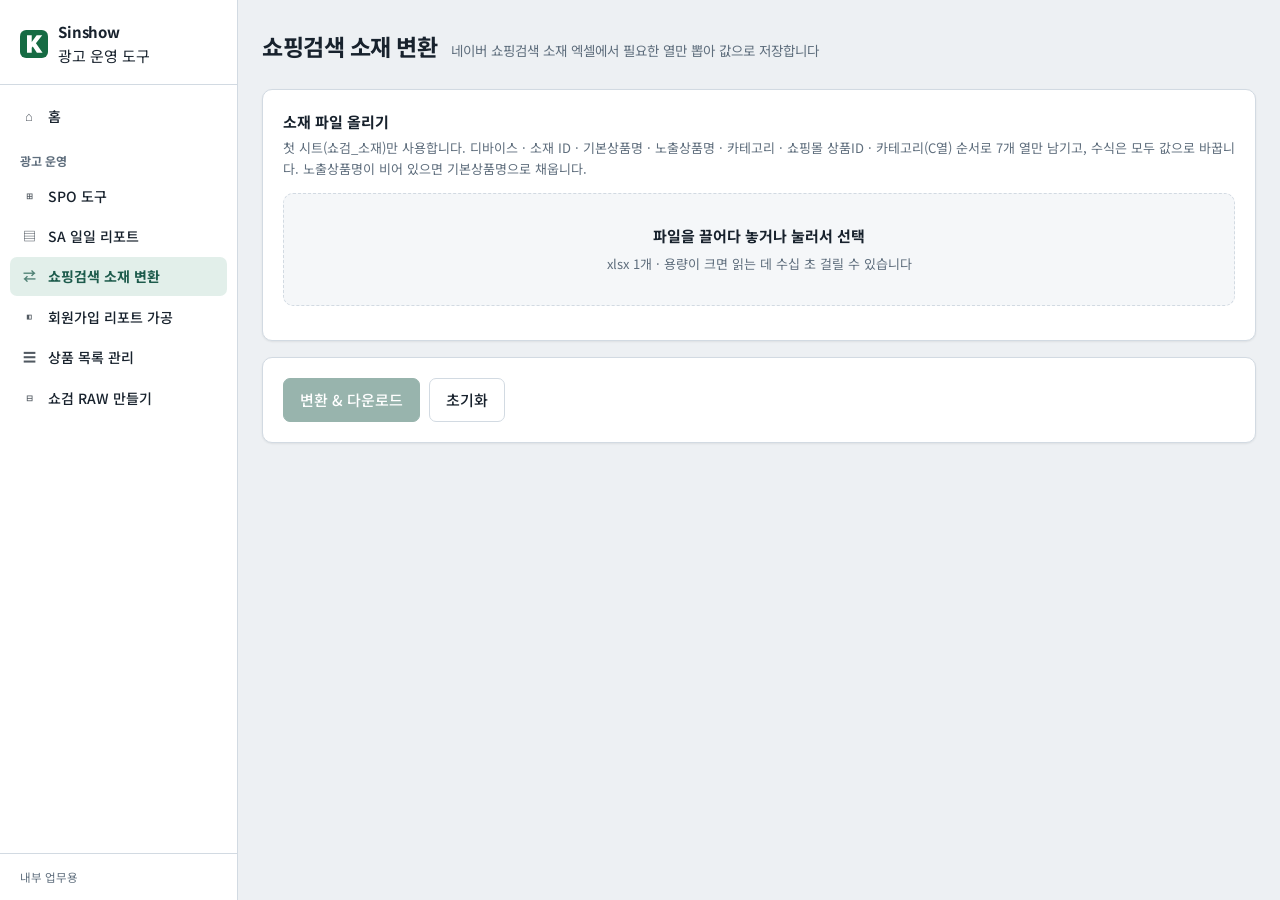
<file: shopping-reorder/index.html>
<!DOCTYPE html>
<html lang="ko">
<head>
<meta charset="utf-8">
<meta name="viewport" content="width=device-width, initial-scale=1">
<title>쇼핑검색 소재 변환</title>
<link rel="preconnect" href="https://fonts.googleapis.com">
<link rel="preconnect" href="https://fonts.gstatic.com" crossorigin>
<link href="https://fonts.googleapis.com/css2?family=Noto+Sans+KR:wght@400;500;700&display=swap" rel="stylesheet">
<link rel="stylesheet" href="../assets/shell.css">
<script src="../assets/shell.js" defer></script>
<script src="../assets/xlsx.full.min.js"></script>
<style>
.card{background:var(--surface); border:1px solid var(--line); border-radius:10px; padding:20px; margin-bottom:16px; box-shadow:var(--shadow)}
.card h2{font-size:15px; font-weight:700; margin:0 0 4px}
.card p.hint{color:var(--muted); font-size:13px; margin:0 0 14px}
.drop{
  border:1.5px dashed var(--line); border-radius:10px; background:var(--surface2);
  padding:30px 20px; text-align:center; cursor:pointer; transition:border-color .15s, background .15s;
}
.drop:hover,.drop.over{border-color:var(--accent); background:var(--accent-soft)}
.drop:focus-visible{outline:2px solid var(--accent); outline-offset:2px}
.drop strong{display:block; font-size:15px; margin-bottom:3px}
.drop span{color:var(--muted); font-size:13px}
.filelist{list-style:none; margin:14px 0 0; padding:0; display:grid; gap:7px}
.filelist li{display:flex; align-items:center; gap:10px; font-size:13.5px; background:var(--surface2); border:1px solid var(--line); border-radius:7px; padding:8px 11px}
.badge{font-size:11.5px; font-weight:700; padding:2px 8px; border-radius:20px; background:var(--accent-soft); color:var(--accent); white-space:nowrap}
.badge.bad{background:var(--warn-soft); color:var(--warn)}
.fname{flex:1; min-width:0; overflow:hidden; text-overflow:ellipsis; white-space:nowrap; color:var(--muted)}
.rows{font-size:12.5px; color:var(--muted); font-variant-numeric:tabular-nums; white-space:nowrap}
.btn{
  appearance:none; font:inherit; font-weight:500; cursor:pointer; border-radius:7px;
  padding:9px 16px; border:1px solid var(--line); background:var(--surface); color:var(--ink);
}
.btn:hover{background:var(--surface2)}
.btn.primary{background:var(--accent); color:var(--accent-ink); border-color:var(--accent)}
.btn.primary:hover{filter:brightness(1.08)}
.btn:disabled{opacity:.45; cursor:not-allowed}
.btn:focus-visible{outline:2px solid var(--accent); outline-offset:2px}
.actions{display:flex; gap:9px; flex-wrap:wrap; align-items:center}
.msg{border-radius:8px; padding:11px 14px; font-size:13.5px; margin-top:14px; display:none}
.msg.on{display:block}
.msg.warn{background:var(--warn-soft); color:var(--warn); border:1px solid color-mix(in srgb, var(--warn) 30%, transparent)}
.msg.ok{background:var(--accent-soft); color:var(--accent); border:1px solid color-mix(in srgb, var(--accent) 30%, transparent)}
.msg.load{background:var(--surface2); color:var(--muted); border:1px solid var(--line)}
.msg ul{margin:6px 0 0; padding-left:18px}
@media (max-width:620px){ .home-head h1{font-size:20px} }
@media (prefers-reduced-motion:reduce){ *{transition:none!important} }
</style>
</head>
<body>
<div class="wrap">

<header class="home-head">
  <h1>쇼핑검색 소재 변환</h1>
  <span class="sub">네이버 쇼핑검색 소재 엑셀에서 필요한 열만 뽑아 값으로 저장합니다</span>
</header>

<div class="card">
  <h2>소재 파일 올리기</h2>
  <p class="hint">첫 시트(쇼검_소재)만 사용합니다. 디바이스 · 소재 ID · 기본상품명 · 노출상품명 · 카테고리 · 쇼핑몰 상품ID · 카테고리(C열) 순서로 7개 열만 남기고, 수식은 모두 값으로 바꿉니다. 노출상품명이 비어 있으면 기본상품명으로 채웁니다.</p>
  <div class="drop" id="drop" tabindex="0" role="button" aria-label="소재 파일 올리기">
    <strong>파일을 끌어다 놓거나 눌러서 선택</strong>
    <span>xlsx 1개 · 용량이 크면 읽는 데 수십 초 걸릴 수 있습니다</span>
  </div>
  <input type="file" id="fileinput" accept=".xlsx,.xls" hidden>
  <ul class="filelist" id="filelist"></ul>
  <div class="msg" id="msg" role="status" aria-live="polite"></div>
</div>

<div class="card">
  <div class="actions">
    <button class="btn primary" id="run" disabled>변환 &amp; 다운로드</button>
    <button class="btn" id="reset">초기화</button>
  </div>
</div>

</div>

<script>
(function(){
  // 남길 원본 열(0=A)과 순서: B, K, L, M, N, O, C
  var ORDER = [1,10,11,12,13,14,2];
  var L = function(i){ return String.fromCharCode(65+i); };

  var drop = document.getElementById("drop");
  var input = document.getElementById("fileinput");
  var list = document.getElementById("filelist");
  var msg = document.getElementById("msg");
  var runBtn = document.getElementById("run");
  var file = null;

  function show(type, html){ msg.className = "msg on " + type; msg.innerHTML = html; }
  function hide(){ msg.className = "msg"; msg.innerHTML = ""; }
  function esc(s){ return String(s).replace(/[&<>"]/g, function(c){ return {"&":"&amp;","<":"&lt;",">":"&gt;",'"':"&quot;"}[c]; }); }
  function norm(v){ return String(v == null ? "" : v).replace(/\s+/g, ""); }
  function tick(){ return new Promise(function(r){ setTimeout(r, 30); }); }

  drop.addEventListener("click", function(){ input.click(); });
  drop.addEventListener("keydown", function(e){ if(e.key === "Enter" || e.key === " "){ e.preventDefault(); input.click(); } });
  ["dragenter","dragover"].forEach(function(t){ drop.addEventListener(t, function(e){ e.preventDefault(); drop.classList.add("over"); }); });
  ["dragleave","drop"].forEach(function(t){ drop.addEventListener(t, function(e){ e.preventDefault(); drop.classList.remove("over"); }); });
  drop.addEventListener("drop", function(e){ if(e.dataTransfer.files[0]) pick(e.dataTransfer.files[0]); });
  input.addEventListener("change", function(){ if(input.files[0]) pick(input.files[0]); input.value = ""; });

  function pick(f){
    hide();
    if(!/\.(xlsx|xls)$/i.test(f.name)){
      file = null; runBtn.disabled = true; list.innerHTML = "";
      show("warn", "엑셀 파일(xlsx, xls)만 올릴 수 있습니다.");
      return;
    }
    file = f;
    list.innerHTML = '<li><span class="badge">대기</span><span class="fname">' + esc(f.name) + '</span><span class="rows">' + (f.size/1048576).toFixed(1) + 'MB</span></li>';
    runBtn.disabled = false;
  }

  document.getElementById("reset").addEventListener("click", function(){
    file = null; list.innerHTML = ""; runBtn.disabled = true; hide();
  });

  runBtn.addEventListener("click", async function(){
    if(!file) return;
    if(typeof XLSX === "undefined"){ show("warn", "엑셀 처리 라이브러리를 불러오지 못했습니다. 새로고침 후 다시 시도해 주세요."); return; }
    runBtn.disabled = true; runBtn.textContent = "처리 중...";
    show("load", "파일을 읽는 중입니다.");
    await tick();
    try{
      var buf = await file.arrayBuffer();
      // 첫 시트만, 수식 없이 계산된 값만 읽음
      var wb = XLSX.read(buf, { type:"array", sheets:0, cellFormula:false, cellHTML:false, cellStyles:false });
      var sheetName = wb.SheetNames[0];
      var ws = wb.Sheets[sheetName];
      var rows = XLSX.utils.sheet_to_json(ws, { header:1, raw:true, defval:null, blankrows:true });
      if(!rows.length) throw new Error("첫 시트가 비어 있습니다.");

      // 헤더 확인
      var hdr = -1;
      for(var r = 0; r < Math.min(rows.length, 10); r++){ if(norm(rows[r][1]) === "디바이스"){ hdr = r; break; } }
      var warn = [];
      if(hdr < 0) warn.push('B열에서 "디바이스" 헤더를 찾지 못해 열 위치 기준으로만 바꿨습니다.');
      else{
        var expect = {2:"카테고리", 9:"구분", 10:"소재ID", 14:"쇼핑몰상품ID", 15:"소재입찰가"};
        Object.keys(expect).forEach(function(k){
          var v = rows[hdr][k];
          if(norm(v) !== expect[k]) warn.push(L(+k) + '열 헤더가 "' + esc(v == null ? "" : v) + '"입니다 (예상: ' + expect[k] + ")");
        });
      }

      show("load", "필요한 열을 뽑는 중입니다.");
      await tick();
      // 헤더 위 안내 문구 행은 빼고, 헤더부터 7개 열만 남김
      var order = ORDER;
      var body = hdr >= 0 ? rows.slice(hdr) : rows;
      var out = body.map(function(row){ return order.map(function(c){ return row[c] === undefined ? null : row[c]; }); });
      // 노출상품명(4번째 열)이 비어 있으면 기본상품명(3번째 열)으로 채움
      var filled = 0;
      for(var j = (hdr >= 0 ? 1 : 0); j < out.length; j++){
        if(out[j][3] == null || String(out[j][3]).trim() === ""){
          if(out[j][2] != null && String(out[j][2]).trim() !== ""){ out[j][3] = out[j][2]; filled++; }
        }
      }

      var nws = XLSX.utils.aoa_to_sheet(out);
      if(ws["!cols"]) nws["!cols"] = order.map(function(c){ return ws["!cols"][c] || {}; });
      var nwb = XLSX.utils.book_new();
      XLSX.utils.book_append_sheet(nwb, nws, sheetName.trim() || "쇼검_소재");
      var outName = file.name.replace(/\.(xlsx|xls)$/i, "") + "_변환.xlsx";
      XLSX.writeFile(nwb, outName, { compression:true });

      var n = hdr >= 0 ? rows.length - hdr - 1 : rows.length;
      list.querySelector(".badge").textContent = "완료";
      list.querySelector(".rows").textContent = n.toLocaleString("ko-KR") + "행";
      var html = esc(outName) + " 파일로 저장했습니다." + (filled ? " 비어 있던 노출상품명 " + filled.toLocaleString("ko-KR") + "개는 기본상품명으로 채웠습니다." : "");
      if(warn.length){
        show("warn", html + " 다만 헤더가 예상과 달라 확인이 필요합니다.<ul><li>" + warn.join("</li><li>") + "</li></ul>");
      }else show("ok", html);
    }catch(e){
      console.error(e);
      var b = list.querySelector(".badge"); if(b){ b.textContent = "실패"; b.className = "badge bad"; }
      show("warn", "변환하지 못했습니다: " + esc(e && e.message ? e.message : e));
    }finally{
      runBtn.disabled = !file; runBtn.textContent = "변환 & 다운로드";
    }
  });
})();
</script>
</body>
</html>
</file>
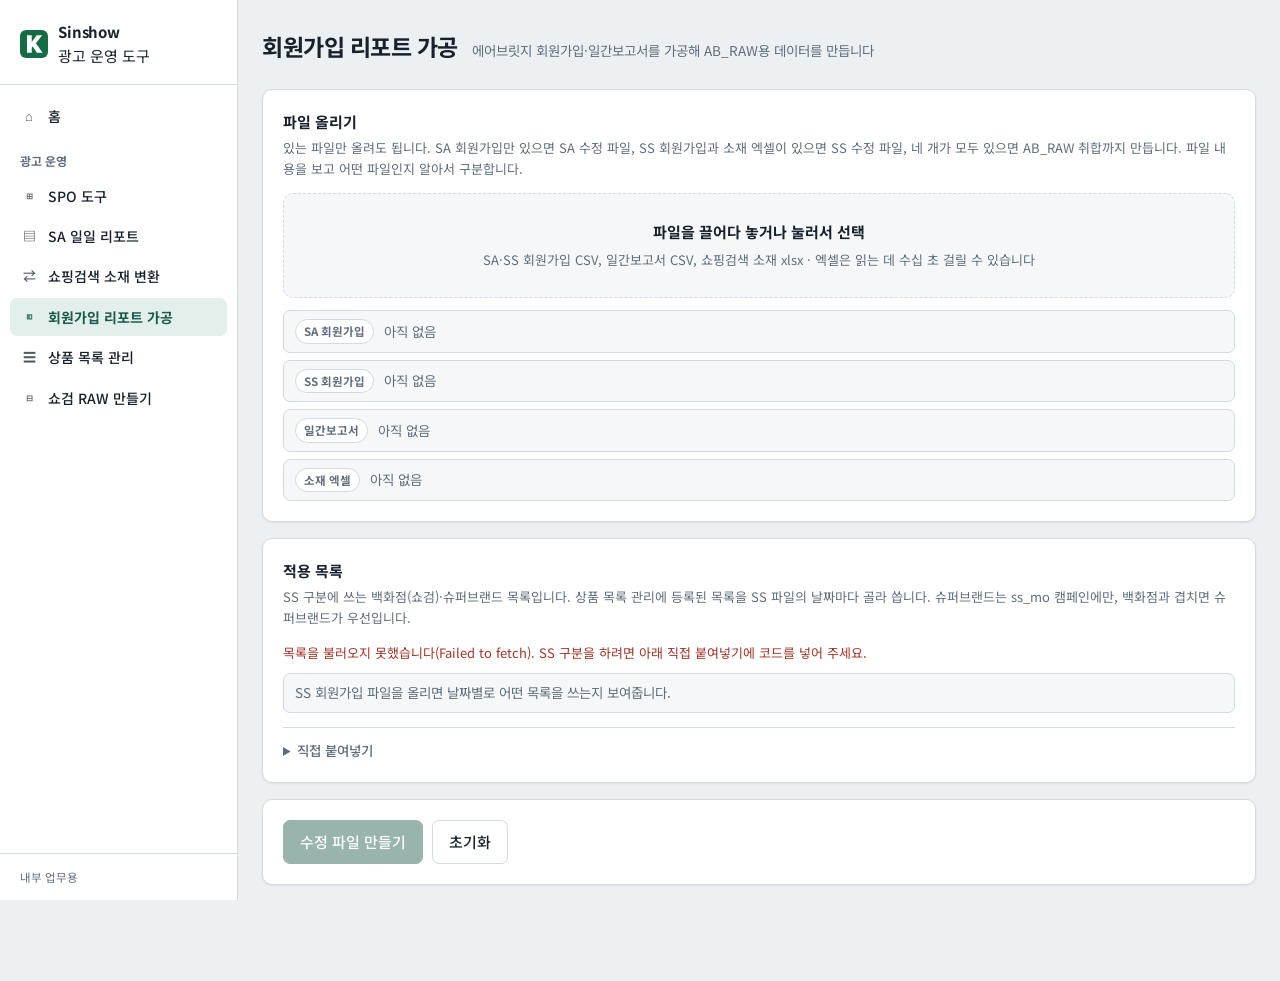
<file: signup-report/index.html>
<!DOCTYPE html>
<html lang="ko">
<head>
<meta charset="utf-8">
<meta name="viewport" content="width=device-width, initial-scale=1">
<title>회원가입 리포트 가공</title>
<link rel="preconnect" href="https://fonts.googleapis.com">
<link rel="preconnect" href="https://fonts.gstatic.com" crossorigin>
<link href="https://fonts.googleapis.com/css2?family=Noto+Sans+KR:wght@400;500;700&display=swap" rel="stylesheet">
<link rel="stylesheet" href="../assets/shell.css">
<script src="../assets/config.js"></script>
<script src="../assets/product-lists.js"></script>
<script src="../assets/shell.js" defer></script>
<script src="../assets/xlsx.full.min.js"></script>
<style>
.card{background:var(--surface); border:1px solid var(--line); border-radius:10px; padding:20px; margin-bottom:16px; box-shadow:var(--shadow)}
.card h2{font-size:15px; font-weight:700; margin:0 0 4px}
.card p.hint{color:var(--muted); font-size:13px; margin:0 0 14px}
.drop{
  border:1.5px dashed var(--line); border-radius:10px; background:var(--surface2);
  padding:26px 20px; text-align:center; cursor:pointer; transition:border-color .15s, background .15s;
}
.drop:hover,.drop.over{border-color:var(--accent); background:var(--accent-soft)}
.drop:focus-visible{outline:2px solid var(--accent); outline-offset:2px}
.drop strong{display:block; font-size:15px; margin-bottom:3px}
.drop span{color:var(--muted); font-size:13px}
.filelist{list-style:none; margin:12px 0 0; padding:0; display:grid; gap:7px}
.filelist li{display:flex; align-items:center; gap:10px; font-size:13.5px; background:var(--surface2); border:1px solid var(--line); border-radius:7px; padding:8px 11px}
.badge{font-size:11.5px; font-weight:700; padding:2px 8px; border-radius:20px; background:var(--accent-soft); color:var(--accent); white-space:nowrap}
.badge.wait{background:var(--surface); color:var(--muted); border:1px solid var(--line)}
.badge.bad{background:var(--warn-soft); color:var(--warn)}
.fname{flex:1; min-width:0; overflow:hidden; text-overflow:ellipsis; white-space:nowrap; color:var(--muted)}
.rows{font-size:12.5px; color:var(--muted); font-variant-numeric:tabular-nums; white-space:nowrap}
.grid2{display:grid; grid-template-columns:repeat(auto-fit, minmax(240px,1fr)); gap:14px}
.field label{display:block; font-size:13px; font-weight:700; margin-bottom:6px}
.field .sub{display:block; font-weight:400; color:var(--muted); font-size:12px; margin-top:2px}
.field textarea{
  width:100%; min-height:150px; resize:vertical;
  font-family:inherit; font-size:13px; line-height:1.5; color:var(--ink);
  background:var(--surface2); border:1px solid var(--line); border-radius:7px; padding:10px 12px;
  outline:none; font-variant-numeric:tabular-nums;
}
.field textarea:focus{border-color:var(--accent)}
.count{font-size:12px; color:var(--muted); margin-top:5px}
.btn{
  appearance:none; font:inherit; font-weight:500; cursor:pointer; border-radius:7px;
  padding:9px 16px; border:1px solid var(--line); background:var(--surface); color:var(--ink);
}
.btn:hover{background:var(--surface2)}
.btn.primary{background:var(--accent); color:var(--accent-ink); border-color:var(--accent)}
.btn.primary:hover{filter:brightness(1.08)}
.btn:disabled{opacity:.45; cursor:not-allowed}
.btn:focus-visible{outline:2px solid var(--accent); outline-offset:2px}
.actions{display:flex; gap:9px; flex-wrap:wrap; align-items:center}
.msg{border-radius:8px; padding:11px 14px; font-size:13.5px; margin-top:14px}
.msg.warn{background:var(--warn-soft); color:var(--warn); border:1px solid color-mix(in srgb, var(--warn) 30%, transparent)}
.msg.ok{background:var(--accent-soft); color:var(--accent); border:1px solid color-mix(in srgb, var(--accent) 30%, transparent)}
.msg.load{background:var(--surface2); color:var(--muted); border:1px solid var(--line)}
.msg ul{margin:6px 0 0; padding-left:18px}
.tablebox{overflow-x:auto; border:1px solid var(--line); border-radius:9px; background:var(--surface); margin-top:14px}
table{border-collapse:collapse; width:100%; font-size:13.5px}
th,td{padding:7px 12px; text-align:left; border-bottom:1px solid var(--line); white-space:nowrap}
th{background:var(--surface2); font-weight:700; font-size:12.5px; color:var(--muted)}
td.n,th.n{text-align:right; font-variant-numeric:tabular-nums}
tbody tr:last-child td{border-bottom:0}
tr.sum td{font-weight:700; border-top:1px solid var(--line)}
@media (max-width:620px){ .home-head h1{font-size:20px} }
@media (prefers-reduced-motion:reduce){ *{transition:none!important} }
.lists{display:grid; gap:7px}
.lists .ln{background:var(--surface2); border:1px solid var(--line); border-radius:7px; padding:8px 11px; font-size:13.5px}
.lists .ln b{font-variant-numeric:tabular-nums}
.lists .ln .w{color:var(--warn); font-weight:700}
.lstatus{font-size:13px; color:var(--muted); margin:0 0 10px}
.lstatus.err{color:var(--warn)}
details.manual{margin-top:14px; border-top:1px solid var(--line); padding-top:12px}
details.manual summary{cursor:pointer; font-size:13.5px; font-weight:500; color:var(--muted)}
details.manual summary:hover{color:var(--ink)}
details.manual[open] summary{margin-bottom:12px; color:var(--ink)}
.manual-on{font-size:12px; font-weight:700; padding:1px 8px; border-radius:20px; background:var(--warn-soft); color:var(--warn); margin-left:6px}
</style>
</head>
<body>
<div class="wrap">

<header class="home-head">
  <h1>회원가입 리포트 가공</h1>
  <span class="sub">에어브릿지 회원가입·일간보고서를 가공해 AB_RAW용 데이터를 만듭니다</span>
</header>

<div class="card">
  <h2>파일 올리기</h2>
  <p class="hint">있는 파일만 올려도 됩니다. SA 회원가입만 있으면 SA 수정 파일, SS 회원가입과 소재 엑셀이 있으면 SS 수정 파일, 네 개가 모두 있으면 AB_RAW 취합까지 만듭니다. 파일 내용을 보고 어떤 파일인지 알아서 구분합니다.</p>
  <div class="drop" id="abDrop" tabindex="0" role="button" aria-label="파일 올리기">
    <strong>파일을 끌어다 놓거나 눌러서 선택</strong>
    <span>SA·SS 회원가입 CSV, 일간보고서 CSV, 쇼핑검색 소재 xlsx · 엑셀은 읽는 데 수십 초 걸릴 수 있습니다</span>
  </div>
  <input type="file" id="abInput" accept=".csv,.txt,.xlsx,.xls" multiple hidden>
  <ul class="filelist" id="abList"></ul>
</div>

<div class="card">
  <h2>적용 목록</h2>
  <p class="hint">SS 구분에 쓰는 백화점(쇼검)·슈퍼브랜드 목록입니다. 상품 목록 관리에 등록된 목록을 SS 파일의 날짜마다 골라 씁니다. 슈퍼브랜드는 ss_mo 캠페인에만, 백화점과 겹치면 슈퍼브랜드가 우선입니다.</p>
  <div class="lstatus" id="lStatus">목록을 불러오는 중입니다.</div>
  <div class="lists" id="lSummary"></div>
  <details class="manual" id="manualBox">
    <summary>직접 붙여넣기<span class="manual-on" id="manualOn" hidden>사용 중</span></summary>
    <p class="hint">여기에 코드를 넣으면 저장된 목록 대신 이 코드를 모든 날짜에 똑같이 씁니다. 비워 두면 저장된 목록을 씁니다.</p>
    <div class="grid2">
      <div class="field">
        <label for="abDept">백화점<span class="sub">MO · PC 모두 적용</span></label>
        <textarea id="abDept" placeholder="엑셀에서 세로로 복사해 붙여넣으세요"></textarea>
        <div class="count" id="abDeptCount">0개</div>
      </div>
      <div class="field">
        <label for="abSuper">슈퍼브랜드<span class="sub">ss_mo 캠페인에만 적용</span></label>
        <textarea id="abSuper" placeholder="엑셀에서 세로로 복사해 붙여넣으세요"></textarea>
        <div class="count" id="abSuperCount">0개</div>
      </div>
    </div>
  </details>
</div>

<div class="card">
  <div class="actions">
    <button class="btn primary" id="abRun" disabled>실행</button>
    <button class="btn" id="abReset">초기화</button>
  </div>
  <div id="abMsg"></div>
  <div class="actions" id="abOut" style="display:none; margin-top:14px">
    <button class="btn" id="abCopy1">날짜~디바이스 복사 (AB_RAW C:F)</button>
    <button class="btn" id="abCopy2">노출~매출액 복사 (AB_RAW I:N)</button>
    <button class="btn" id="abDlSa">SA 수정 파일 다운로드</button>
    <button class="btn" id="abDlSs">SS 수정 파일 다운로드</button>
  </div>
  <div id="abTable"></div>
</div>

</div>

<script>
(function(){
  "use strict";

  /* ── 공통 ───────────────────────── */
  function $(id){ return document.getElementById(id); }
  function esc(s){ return String(s).replace(/[&<>"]/g, function(c){ return {"&":"&amp;","<":"&lt;",">":"&gt;",'"':"&quot;"}[c]; }); }
  function tick(){ return new Promise(function(r){ setTimeout(r, 30); }); }
  function fmtN(n){ return n.toLocaleString("ko-KR"); }
  function md(iso){ return Number(iso.slice(5, 7)) + "/" + Number(iso.slice(8, 10)); }

  function say(boxId, kind, title, items){
    var box = $(boxId);
    if(!kind){ box.innerHTML = ""; return; }
    var html = '<div class="msg ' + kind + '">' + title;
    if(items && items.length) html += "<ul><li>" + items.join("</li><li>") + "</li></ul>";
    box.innerHTML = html + "</div>";
  }

  function bindDrop(dropId, inputId, onFiles){
    var drop = $(dropId), input = $(inputId);
    drop.addEventListener("click", function(){ input.click(); });
    drop.addEventListener("keydown", function(e){ if(e.key === "Enter" || e.key === " "){ e.preventDefault(); input.click(); } });
    ["dragenter","dragover"].forEach(function(t){ drop.addEventListener(t, function(e){ e.preventDefault(); drop.classList.add("over"); }); });
    ["dragleave","drop"].forEach(function(t){ drop.addEventListener(t, function(e){ e.preventDefault(); drop.classList.remove("over"); }); });
    drop.addEventListener("drop", function(e){ onFiles(Array.from(e.dataTransfer.files)); });
    input.addEventListener("change", function(){ onFiles(Array.from(input.files)); input.value = ""; });
  }

  // CSV 읽기 (UTF-8 우선, 안 되면 EUC-KR)
  async function readText(file){
    var buf = await file.arrayBuffer();
    try{ return new TextDecoder("utf-8", {fatal:true}).decode(buf).replace(/^\uFEFF/, ""); }
    catch(e){ return new TextDecoder("euc-kr").decode(buf).replace(/^\uFEFF/, ""); }
  }
  function parseCSV(text){
    var rows = [], row = [], f = "", q = false, i = 0, c;
    for(; i < text.length; i++){
      c = text[i];
      if(q){
        if(c === '"'){ if(text[i+1] === '"'){ f += '"'; i++; } else q = false; }
        else f += c;
      }else if(c === '"') q = true;
      else if(c === ","){ row.push(f); f = ""; }
      else if(c === "\n" || c === "\r"){
        if(c === "\r" && text[i+1] === "\n") i++;
        row.push(f); rows.push(row); row = []; f = "";
      }else f += c;
    }
    if(f !== "" || row.length){ row.push(f); rows.push(row); }
    return rows;
  }
  // 원본과 같은 형식: 모든 칸 따옴표, CRLF, BOM
  function toCSV(rows){
    return "\uFEFF" + rows.map(function(r){
      return r.map(function(v){ return '"' + String(v == null ? "" : v).replace(/"/g, '""') + '"'; }).join(",");
    }).join("\r\n") + "\r\n";
  }
  function download(text, name){
    var url = URL.createObjectURL(new Blob([text], {type:"text/csv;charset=utf-8"}));
    var a = document.createElement("a"); a.href = url; a.download = name;
    document.body.appendChild(a); a.click(); a.remove();
    setTimeout(function(){ URL.revokeObjectURL(url); }, 4000);
  }
  function outName(name){ return name.replace(/\.(csv|txt)$/i, "") + "_수정.csv"; }
  function isXlsx(f){ return /\.(xlsx|xls)$/i.test(f.name); }
  function fileLi(badgeCls, badge, name, right){
    return '<li><span class="badge ' + badgeCls + '">' + esc(badge) + '</span><span class="fname">' + esc(name) + '</span><span class="rows">' + esc(right || "") + "</span></li>";
  }
  function hIndex(h, name){ for(var i = 0; i < h.length; i++){ if(String(h[i]).trim() === name) return i; } return -1; }
  function numv(v){ var n = parseFloat(String(v == null ? "" : v).replace(/,/g, "")); return isFinite(n) ? n : 0; }
  function fmtNum(n){ var r = Math.round(n * 100) / 100; return String(r); }
  function normCode(v){ return String(v == null ? "" : v).trim().replace(/^'/, "").replace(/\.0+$/, ""); }
  function codeSet(text){
    var s = new Set();
    String(text).split(/[\s,;]+/).forEach(function(x){ x = normCode(x); if(x) s.add(x); });
    return s;
  }
  function isMO(campaign){ return /(^|_)mo($|_)/i.test(String(campaign || "").trim()); }

  /* ── 구분 규칙 ───────────────────────── */
  // SA: Content 값으로 (SUPERBRAND 우선, SB가 밑줄로 나뉜 단어면 백화점)
  function saClass(content){
    var u = String(content || "").toUpperCase();
    if(u.indexOf("SUPERBRAND") >= 0) return "슈퍼브랜드";
    if(u.split(/[_\s-]+/).indexOf("SB") >= 0) return "백화점";
    return "-";
  }
  // SS: 몰 상품id + 그날 목록 (ss_mo이고 슈퍼브랜드면 우선, 그 밖에 백화점)
  function ssClass(campaign, mallId, codes){
    if(mallId === "#N/A") return "-";
    var code = normCode(mallId);
    if(isMO(campaign) && codes.sup.has(code)) return "슈퍼브랜드";
    if(codes.dept.has(code)) return "백화점";
    return "-";
  }

  var AB_INDEX = {   // INDEX 시트 I:J
    "sa_pc백화점":"sa_pc_백화점", "sa_mo백화점":"sa_mo_백화점", "ss_mo백화점":"ss_mo_백화점", "ss_pc백화점":"ss_pc_백화점",
    "sa_pc-":"sa_pc", "sa_mo-":"sa_mo", "sa_mo슈퍼브랜드":"sa_mo_슈퍼브랜드", "ss_mo슈퍼브랜드":"ss_mo_슈퍼브랜드",
    "ss_mo-":"ss_mo", "ss_pc-":"ss_pc"
  };
  var AB_BASES = ["sa_mo","sa_pc","ss_mo","ss_pc"];
  var AB_METRICS = ["Impressions (Channel)","Clicks (Channel)","Cost (Channel)","회원가입 (App+Web)","구매 완료 (App+Web)","구매액 (App+Web)"];
  function baseOf(c){ return String(c || "").trim().replace(/_(백화점|슈퍼브랜드)$/, ""); }
  function mapCampaign(raw, g){
    var key = String(raw || "").trim() + g;
    if(AB_INDEX[key]) return {name:AB_INDEX[key], known:true};
    return {name:String(raw || "").trim() + (g === "-" ? "" : "_" + g), known:false};
  }

  /* ── 상태 ───────────────────────── */
  function emptyState(){ return { sa:null, ss:null, daily:null, xlsx:null, map:null, loading:false, ssDates:[], out:null, di:null, saOut:null, ssOut:null }; }
  var ab = emptyState();
  var L = { rows:[], source:"loading", error:null, savedAt:null };   // 상품 목록

  /* ── 상품 목록 ───────────────────────── */
  function manualCodes(){
    var d = codeSet($("abDept").value), s = codeSet($("abSuper").value);
    return (d.size || s.size) ? { dept:d, sup:s } : null;
  }
  // 날짜별 목록: { dept:Set, sup:Set, deptInfo, brands }
  function codesFor(date){
    var m = manualCodes();
    if(m) return { dept:m.dept, sup:m.sup, manual:true };
    var d = SinshowLists.deptFor(L.rows, "dept_shop", date), s = SinshowLists.superFor(L.rows, date);
    return { dept: d ? d.codes : new Set(), sup: s.codes, deptInfo: d, brands: s.brands };
  }
  function renderLists(){
    var st = $("lStatus"), m = manualCodes();
    $("manualOn").hidden = !m;
    if(L.source === "loading"){ st.textContent = "목록을 불러오는 중입니다."; st.className = "lstatus"; }
    else if(L.source === "live"){ st.textContent = "상품 목록 관리에서 목록 " + fmtN(L.rows.length) + "건을 불러왔습니다."; st.className = "lstatus"; }
    else if(L.source === "cache"){ st.textContent = "Supabase에 연결하지 못해(" + (L.error || "") + ") " + String(L.savedAt || "").slice(0, 16).replace("T", " ") + "에 받아둔 목록으로 계산합니다."; st.className = "lstatus err"; }
    else{ st.textContent = "목록을 불러오지 못했습니다(" + (L.error || "") + "). SS 구분을 하려면 아래 직접 붙여넣기에 코드를 넣어 주세요."; st.className = "lstatus err"; }

    var box = $("lSummary");
    if(m){
      box.innerHTML = "<div class='ln'>직접 붙여넣은 코드를 모든 날짜에 씁니다 · 백화점 <b>" + fmtN(m.dept.size) + "개</b> · 슈퍼브랜드 <b>" + fmtN(m.sup.size) + "개</b></div>";
      return;
    }
    if(!ab.ssDates.length){ box.innerHTML = ab.ss ? "" : "<div class='ln' style='color:var(--muted)'>SS 회원가입 파일을 올리면 날짜별로 어떤 목록을 쓰는지 보여줍니다.</div>"; return; }
    if(L.source === "loading" || L.source === "none"){ box.innerHTML = ""; return; }
    // 같은 목록을 쓰는 연속 날짜끼리 묶기
    var groups = [];
    ab.ssDates.forEach(function(d){
      var c = codesFor(d);
      var sig = (c.deptInfo ? c.deptInfo.id : "x") + "|" + JSON.stringify(c.brands);
      var last = groups[groups.length - 1];
      if(last && last.sig === sig) last.to = d; else groups.push({ sig:sig, from:d, to:d, c:c });
    });
    box.innerHTML = groups.map(function(g){
      var c = g.c, br = Object.keys(c.brands);
      var dept = c.deptInfo ? "① 백화점 " + md(c.deptInfo.start) + " 버전 <b>" + fmtN(c.deptInfo.count) + "개</b>"
                            : "<span class='w'>① 백화점 목록 없음 → 모두 “-”</span>";
      var sup = br.length ? "③ 슈퍼브랜드 " + br.map(function(b){ return esc(b) + " <b>" + fmtN(c.brands[b]) + "</b>"; }).join(" · ") : "③ 슈퍼브랜드 없음";
      return "<div class='ln'><b>" + md(g.from) + (g.to !== g.from ? " ~ " + md(g.to) : "") + "</b> · " + dept + " · " + sup + "</div>";
    }).join("");
  }
  [["abDept","abDeptCount"],["abSuper","abSuperCount"]].forEach(function(p){
    $(p[0]).addEventListener("input", function(){ $(p[1]).textContent = fmtN(codeSet($(p[0]).value).size) + "개"; renderLists(); });
  });
  SinshowLists.load().then(function(r){ L = r; renderLists(); renderList(); });

  /* ── 파일 ───────────────────────── */
  async function sniff(file){
    if(isXlsx(file)) return "xlsx";
    var head = (await readText(file)).split(/\r?\n/)[0];
    var h = parseCSV(head)[0] || [];
    if(String(h[0]).trim() === "Event Date") return "daily";
    if(hIndex(h, "Content") >= 0 && hIndex(h, "Term") >= 0) return "sa";
    if(hIndex(h, "Content") >= 0) return "ss";
    return "";
  }
  async function readSsDates(file){
    var rows = parseCSV(await readText(file));
    var di = hIndex(rows[0] || [], "Event Date"), set = {};
    for(var i = 1; i < rows.length; i++){ var d = String(rows[i][di] || "").trim(); if(/^\d{4}-\d{2}-\d{2}$/.test(d)) set[d] = true; }
    return Object.keys(set).sort();
  }

  function mode(){
    if(ab.loading) return "wait";
    if(ab.sa && ab.ss && ab.daily && ab.map) return "full";
    if(ab.sa || (ab.ss && ab.map)) return "part";
    return "none";
  }
  function renderList(){
    var h = "";
    h += ab.sa ? fileLi("", "SA 회원가입", ab.sa.name, "") : fileLi("wait", "SA 회원가입", "아직 없음", "");
    h += ab.ss ? fileLi("", "SS 회원가입", ab.ss.name, ab.ssDates.length ? md(ab.ssDates[0]) + (ab.ssDates.length > 1 ? " ~ " + md(ab.ssDates[ab.ssDates.length - 1]) : "") : "") : fileLi("wait", "SS 회원가입", "아직 없음", "");
    h += ab.daily ? fileLi("", "일간보고서", ab.daily.name, "") : fileLi("wait", "일간보고서", "아직 없음", "");
    if(!ab.xlsx) h += fileLi("wait", "소재 엑셀", "아직 없음", "");
    else if(ab.loading) h += fileLi("wait", "읽는 중", ab.xlsx.name, "");
    else if(ab.map) h += fileLi("", "소재 엑셀", ab.xlsx.name, "소재 ID " + fmtN(ab.map.size) + "개");
    else h += fileLi("bad", "실패", ab.xlsx.name, "");
    $("abList").innerHTML = h;
    var m = mode();
    $("abRun").disabled = (m === "none" || m === "wait");
    $("abRun").textContent = m === "full" ? "취합 & 일간보고서 다운로드" : "수정 파일 만들기";
  }
  renderList();

  async function loadXlsx(f){
    ab.xlsx = f; ab.map = null; ab.loading = true; renderList();
    say("abMsg", "load", "소재 엑셀을 읽는 중입니다. 용량이 크면 수십 초 걸릴 수 있습니다.");
    await tick();
    try{
      if(typeof XLSX === "undefined") throw new Error("엑셀 처리 라이브러리를 불러오지 못했습니다. 새로고침 후 다시 시도해 주세요.");
      var wb = XLSX.read(await f.arrayBuffer(), { type:"array", sheets:1, cellFormula:false, cellHTML:false, cellStyles:false, cellText:false });
      var ws = wb.SheetNames[1] && wb.Sheets[wb.SheetNames[1]];
      if(!ws || !ws["!ref"]) throw new Error("두 번째 시트를 찾지 못했습니다.");
      var range = XLSX.utils.decode_range(ws["!ref"]), map = new Map();
      for(var r = range.s.r; r <= range.e.r; r++){
        var h = ws[XLSX.utils.encode_cell({r:r, c:7})];         // H열 소재 ID
        if(!h || h.v == null) continue;
        var key = String(h.v).trim();
        if(!key || map.has(key)) continue;                      // VLOOKUP처럼 처음 찾은 값
        var sc = ws[XLSX.utils.encode_cell({r:r, c:18})];       // S열 몰상품 ID
        map.set(key, sc && sc.v != null ? normCode(sc.v) : "");
      }
      ab.map = map; ab.loading = false; renderList(); say("abMsg");
    }catch(e){
      console.error(e);
      ab.map = null; ab.loading = false; renderList();
      say("abMsg", "warn", "소재 엑셀을 읽지 못했습니다: " + esc(e && e.message ? e.message : e));
    }
  }

  bindDrop("abDrop", "abInput", async function(files){
    var unknown = [], xl = null;
    for(var i = 0; i < files.length; i++){
      var kind = await sniff(files[i]);
      if(kind === "xlsx") xl = files[i];
      else if(kind){
        ab[kind] = files[i];
        if(kind === "ss"){ ab.ssDates = await readSsDates(files[i]); }
      }
      else unknown.push(esc(files[i].name));
    }
    renderList(); renderLists();
    if(unknown.length) say("abMsg", "warn", "어떤 파일인지 알 수 없어 건너뛰었습니다.", unknown); else if(!xl) say("abMsg");
    if(xl) loadXlsx(xl);
  });

  $("abReset").onclick = function(){
    ab = emptyState();
    $("abDept").value = ""; $("abSuper").value = "";
    $("abDeptCount").textContent = "0개"; $("abSuperCount").textContent = "0개";
    $("abOut").style.display = "none"; $("abTable").innerHTML = "";
    renderList(); renderLists(); say("abMsg");
  };

  /* ── 수정 파일 만들기 ───────────────────────── */
  // SA 수정: A | B(Campaign+구분) | 빈 열 | 나머지
  function buildSaOut(saRows){
    var saC = hIndex(saRows[0], "Content");
    return saRows.map(function(r, i){
      var row = r.slice(); while(row.length < 3) row.push("");
      if(i === 0) return [row[0], row[1], ""].concat(row.slice(2));
      return [row[0], String(row[1]) + saClass(row[saC]), ""].concat(row.slice(2));
    });
  }
  // SS 수정: A | B(Campaign+구분) | 빈 열 | Content | 몰 상품id | 나머지  (구분은 행 날짜의 목록 기준)
  function buildSsOut(ssRows, codesByDate){
    var dIx = hIndex(ssRows[0], "Event Date");
    return ssRows.map(function(r, i){
      var row = r.slice(); while(row.length < 3) row.push("");
      if(i === 0) return [row[0], row[1], "", row[2], "몰 상품id"].concat(row.slice(3));
      var key = String(row[2] == null ? "" : row[2]).trim();
      var id = ab.map.has(key) ? ab.map.get(key) : "#N/A";
      var g = ssClass(row[1], id, codesByDate(String(row[dIx] || "").trim()));
      return [row[0], String(row[1]) + g, "", row[2], id].concat(row.slice(3));
    });
  }

  function abAggregate(rows, classify, agg, warn, label){
    var h = rows[0];
    var ix = { ch:hIndex(h,"Channel"), camp:hIndex(h,"Campaign"), dev:hIndex(h,"Device Type"), date:hIndex(h,"Event Date") };
    var mi = AB_METRICS.map(function(n){ return hIndex(h, n); });
    if(ix.ch < 0 || ix.camp < 0 || ix.dev < 0 || ix.date < 0) throw new Error(label + " 파일에서 Channel·Campaign·Device Type·Event Date 열을 찾지 못했습니다.");
    var unknown = {};
    for(var i = 1; i < rows.length; i++){
      var r = rows[i]; if(r.length < 2) continue;
      var g = classify(r, ix);
      var mc = mapCampaign(r[ix.camp], g);
      if(!mc.known) unknown[mc.name] = true;
      var key = [r[ix.date], r[ix.ch], mc.name, r[ix.dev]].join("\u0001");
      if(!agg[key]) agg[key] = { date:r[ix.date], channel:r[ix.ch], campaign:mc.name, device:r[ix.dev], m:[0,0,0,0,0,0] };
      mi.forEach(function(c, k){ if(c >= 0) agg[key].m[k] += numv(r[c]); });
    }
    Object.keys(unknown).forEach(function(n){ warn.push(label + ': INDEX 변환표에 없는 캠페인 "' + esc(n) + '"이 나와 그대로 이름을 붙였습니다.'); });
  }

  $("abRun").onclick = async function(){
    var m = mode();
    if(m === "none" || m === "wait") return;
    var needSs = !!(ab.ss && ab.map);
    if(needSs && !manualCodes() && L.source === "none"){
      say("abMsg", "warn", "상품 목록을 불러오지 못해 SS 구분을 할 수 없습니다. 적용 목록의 “직접 붙여넣기”에 코드를 넣어 주세요."); return;
    }
    if(needSs && L.source === "loading" && !manualCodes()){
      say("abMsg", "warn", "상품 목록을 아직 불러오는 중입니다. 잠시 후 다시 눌러 주세요."); return;
    }
    $("abOut").style.display = "none"; $("abTable").innerHTML = "";
    ab.out = null; ab.saOut = null; ab.ssOut = null;
    say("abMsg", "load", m === "full" ? "취합하는 중입니다." : "수정 파일을 만드는 중입니다.");
    await tick();
    try{
      var warn = [], info = [];
      var cache = {};
      function codesByDate(d){ if(!cache[d]) cache[d] = codesFor(d); return cache[d]; }

      var saRows = ab.sa ? parseCSV(await readText(ab.sa)) : null;
      var ssRows = needSs ? parseCSV(await readText(ab.ss)) : null;
      if(saRows) ab.saOut = buildSaOut(saRows);
      if(ssRows){
        ab.ssOut = buildSsOut(ssRows, codesByDate);
        var dIx = hIndex(ssRows[0], "Event Date"), noDept = {};
        if(!manualCodes()) ab.ssDates.forEach(function(d){ if(!codesByDate(d).deptInfo) noDept[d] = true; });
        var nd = Object.keys(noDept);
        if(nd.length) warn.push("① 백화점 목록이 없는 날짜가 있어 그날 SS 백화점 구분이 모두 “-”로 들어갔습니다: " + nd.map(md).join(", ") + ". 상품 목록 관리에서 목록을 확인해 주세요.");
        if(L.source === "cache" && !manualCodes()) warn.push("Supabase에 연결하지 못해 마지막으로 받아둔 목록으로 계산했습니다.");
        var na = ab.ssOut.filter(function(r, i){ return i > 0 && r[4] === "#N/A"; }).length;
        if(na) warn.push("SS에서 소재상세에 없는 소재 ID " + fmtN(na) + "행은 구분 없이 처리했습니다. 많다면 소재 엑셀이 최신인지 확인해 주세요.");
      }
      if(ab.ss && !ab.map) info.push("SS 수정 파일은 소재 엑셀이 있어야 만들 수 있습니다.");
      if(ab.daily && m !== "full") info.push("일간보고서 취합은 SA·SS 회원가입과 소재 엑셀이 모두 있어야 합니다.");

      $("abCopy1").hidden = $("abCopy2").hidden = (m !== "full");
      $("abDlSa").hidden = !ab.saOut;
      $("abDlSs").hidden = !ab.ssOut;

      if(m !== "full"){
        var made = [];
        if(ab.saOut) made.push("SA 수정 파일");
        if(ab.ssOut) made.push("SS 수정 파일");
        say("abMsg", warn.length ? "warn" : "ok", made.join("·") + "을 만들었습니다. 아래 버튼으로 받으세요.", warn.concat(info));
        $("abOut").style.display = "flex";
        return;
      }

      // ── 전체 취합 ──
      var dRows = parseCSV(await readText(ab.daily));
      var agg = {};
      var saC = hIndex(saRows[0], "Content");
      abAggregate(saRows, function(r){ return saClass(r[saC]); }, agg, warn, "SA");
      var ssC = hIndex(ssRows[0], "Content");
      abAggregate(ssRows, function(r, ix){
        var key = String(r[ssC] == null ? "" : r[ssC]).trim();
        var id = ab.map.has(key) ? ab.map.get(key) : "#N/A";
        return ssClass(r[ix.camp], id, codesByDate(String(r[ix.date] || "").trim()));
      }, agg, warn, "SS");

      var dh = dRows[0];
      var need = ["Event Date","Channel","Campaign","Device Type"].concat(AB_METRICS);
      var di = need.map(function(n){ return hIndex(dh, n); });
      var miss = need.filter(function(n, k){ return di[k] < 0; });
      if(miss.length) throw new Error("일간보고서에서 열을 찾지 못했습니다: " + miss.join(", "));

      var groups = {};
      Object.keys(agg).forEach(function(k){
        var a = agg[k], gk = [a.date, a.channel, baseOf(a.campaign)].join("\u0001");
        if(!groups[gk]) groups[gk] = { rows:[], oldSum:[0,0,0,0,0,0], newSum:[0,0,0,0,0,0], hadOld:false, placed:false };
        groups[gk].rows.push(a);
        a.m.forEach(function(v, i){ groups[gk].newSum[i] += v; });
      });
      function newRowArray(a){
        var arr = dh.map(function(){ return ""; });
        arr[di[0]] = a.date; arr[di[1]] = a.channel; arr[di[2]] = a.campaign; arr[di[3]] = a.device;
        AB_METRICS.forEach(function(n, k){ arr[di[4 + k]] = fmtNum(a.m[k]); });
        return arr;
      }
      var out = [dh], kept = [];
      for(var i = 1; i < dRows.length; i++){
        var r = dRows[i]; if(r.length < 2) continue;
        var base = baseOf(r[di[2]]);
        var gk = [r[di[0]], r[di[1]], base].join("\u0001");
        var g = groups[gk];
        if(AB_BASES.indexOf(base) >= 0 && g){
          g.hadOld = true;
          AB_METRICS.forEach(function(n, k){ g.oldSum[k] += numv(r[di[4 + k]]); });
          if(!g.placed){ g.rows.forEach(function(a){ out.push(newRowArray(a)); }); g.placed = true; }
          continue;
        }
        if(AB_BASES.indexOf(base) >= 0) kept.push(r[di[0]] + " " + r[di[1]] + " " + r[di[2]] + " " + r[di[3]]);
        out.push(r);
      }
      Object.keys(groups).forEach(function(gk){
        var g = groups[gk];
        if(!g.placed){ g.rows.forEach(function(a){ out.push(newRowArray(a)); }); g.placed = true; }
      });
      if(kept.length) info.push("회원가입 파일에 없어 그대로 둔 sa·ss 행: " + kept.map(esc).join(", "));

      var byDate = {}, mism = [];
      Object.keys(groups).forEach(function(gk){
        var g = groups[gk], p = gk.split("\u0001");
        if(!byDate[p[0]]) byDate[p[0]] = { o:[0,0,0], n:[0,0,0] };
        for(var k = 0; k < 3; k++){ byDate[p[0]].o[k] += g.oldSum[3 + k]; byDate[p[0]].n[k] += g.newSum[3 + k]; }
        if(!g.hadOld) mism.push(p.join(" ") + ": 일간보고서에 해당 행이 없어 새로 추가했습니다.");
        else if([3,4,5].some(function(k){ return Math.abs(g.oldSum[k] - g.newSum[k]) > 0.5; }))
          mism.push(p.join(" ") + ": 회원가입 " + fmtN(g.oldSum[3]) + "→" + fmtN(g.newSum[3]) + ", 구매 " + fmtN(g.oldSum[4]) + "→" + fmtN(g.newSum[4]) + ", 구매액 " + fmtN(Math.round(g.oldSum[5])) + "→" + fmtN(Math.round(g.newSum[5])));
      });
      warn = warn.concat(mism);

      ab.out = out; ab.di = di;
      var name = ab.daily.name.replace(/\.(csv|txt)$/i, "") + "_취합.csv";
      var csv = "\uFEFF" + out.map(function(r){
        return r.map(function(v){ v = String(v == null ? "" : v); return /[",\r\n]/.test(v) ? '"' + v.replace(/"/g, '""') + '"' : v; }).join(",");
      }).join("\r\n") + "\r\n";
      download(csv, name);

      var title = esc(name) + " 파일로 저장했습니다. 아래 복사 버튼으로 AB_RAW에 붙여넣을 수도 있고, SA·SS 수정 파일은 필요할 때 버튼으로 받으세요.";
      say("abMsg", warn.length ? "warn" : "ok", warn.length ? title + " 확인이 필요한 항목이 있습니다." : title, warn.concat(info));
      $("abOut").style.display = "flex";

      var dates = Object.keys(byDate).sort();
      var html = "<div class='tablebox'><table><thead><tr><th>날짜</th><th class='n'>회원가입</th><th class='n'>구매 완료</th><th class='n'>구매액</th><th>대체 전후 일치</th></tr></thead><tbody>";
      dates.forEach(function(d){
        var b = byDate[d], ok = [0,1,2].every(function(k){ return Math.abs(b.o[k] - b.n[k]) <= 0.5; });
        html += "<tr><td>" + esc(d) + "</td><td class='n'>" + fmtN(b.n[0]) + "</td><td class='n'>" + fmtN(b.n[1]) + "</td><td class='n'>" + fmtN(Math.round(b.n[2])) + "</td><td>" + (ok ? "일치" : "<b style='color:var(--warn)'>불일치</b>") + "</td></tr>";
      });
      html += "</tbody></table></div>";
      $("abTable").innerHTML = "<p class='hint' style='margin:14px 0 0'>sa·ss 행 날짜별 합계 (일간보고서 " + fmtN(dRows.length - 1) + "행 → " + fmtN(out.length - 1) + "행)</p>" + html;
    }catch(e){
      console.error(e);
      say("abMsg", "warn", "처리하지 못했습니다: " + esc(e && e.message ? e.message : e));
    }
  };

  async function abCopy(btn, from, to, label){
    if(!ab.out) return;
    var cols = ab.di.slice(from, to);
    var tsv = ab.out.slice(1).map(function(r){ return cols.map(function(c){ return r[c] == null ? "" : r[c]; }).join("\t"); }).join("\n");
    try{ await navigator.clipboard.writeText(tsv); btn.textContent = "복사했습니다"; }
    catch(e){ btn.textContent = "복사 실패"; }
    setTimeout(function(){ btn.textContent = label; }, 1600);
  }
  $("abDlSa").onclick = function(){ if(ab.saOut) download(toCSV(ab.saOut), outName(ab.sa.name)); };
  $("abDlSs").onclick = function(){ if(ab.ssOut) download(toCSV(ab.ssOut), outName(ab.ss.name)); };
  $("abCopy1").onclick = function(){ abCopy(this, 0, 4, "날짜~디바이스 복사 (AB_RAW C:F)"); };
  $("abCopy2").onclick = function(){ abCopy(this, 4, 10, "노출~매출액 복사 (AB_RAW I:N)"); };

  renderLists();
})();
</script>
</body>
</html>
</file>
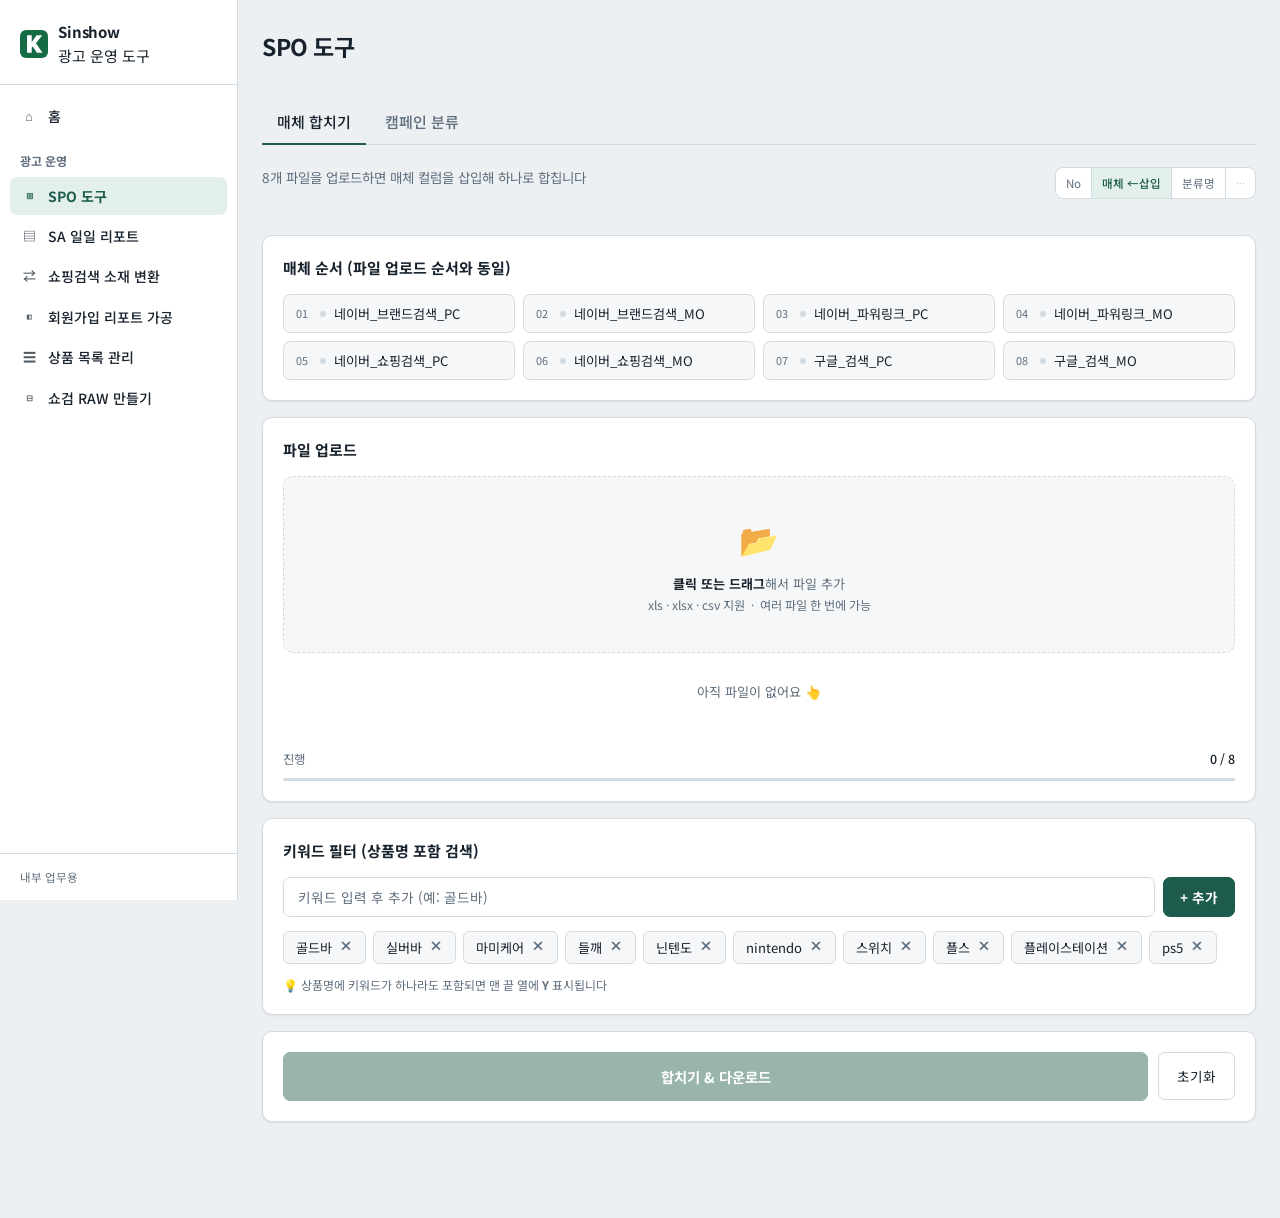
<file: spo-tool/index.html>
<!DOCTYPE html>
<html lang="ko">
<head>
<meta charset="UTF-8">
<meta name="viewport" content="width=device-width, initial-scale=1.0">
<title>SPO 도구</title>
<link rel="icon" type="image/svg+xml" href="data:image/svg+xml,<svg xmlns='http://www.w3.org/2000/svg' viewBox='0 0 32 32'><rect width='32' height='32' rx='7' ry='7' fill='black'/><text x='16' y='23' font-family='Arial Black,sans-serif' font-size='20' font-weight='900' fill='%23FF1493' text-anchor='middle'>S</text></svg>">
<script src="../assets/xlsx.full.min.js"></script>
<link rel="stylesheet" href="../assets/shell.css">
<script src="../assets/config.js"></script>
<script src="../assets/product-lists.js"></script>
<script src="../assets/shell.js" defer></script>
<style>
  @import url('https://fonts.googleapis.com/css2?family=Noto+Sans+KR:wght@400;500;700&display=swap');

  /* 색은 공용 shell.css 를 따릅니다. 아래는 이 페이지에서 쓰는 이름만 이어준 것입니다. */
  :root {
    --bg: var(--surface2);
    --white: var(--surface);
    --border: var(--line);
    --text: var(--ink);
    --accent-light: var(--accent-soft);
    --green: var(--accent);
    --green-light: var(--accent-soft);
    --red: var(--warn);
    --red-light: var(--warn-soft);
    --tag-bg: var(--surface2);
    --tag-text: var(--ink);
  }

  .wrap h1, .wrap h2, .wrap p { margin: 0; }

  .wrap { max-width: 1080px; }

  .header { margin-bottom: 36px; }

  .header-top {
    display: flex;
    align-items: flex-start;
    justify-content: space-between;
    gap: 20px;
    flex-wrap: wrap;
  }

  .title-group h1 {
    font-size: 23px;
    font-weight: 700;
    letter-spacing: -0.02em;
  }

  .title-group p {
    margin-top: 4px;
    color: var(--muted);
    font-size: 13.5px;
  }

  .schema-pill {
    display: flex;
    align-items: center;
    background: var(--white);
    border: 1px solid var(--border);
    border-radius: 8px;
    overflow: hidden;
    font-size: 0.72rem;
    flex-shrink: 0;
    align-self: flex-start;
    margin-top: 4px;
  }

  .schema-pill span {
    padding: 6px 10px;
    border-right: 1px solid var(--border);
    color: var(--muted);
  }

  .schema-pill span:last-child { border-right: none; }
  .schema-pill span.hi { background: var(--accent-light); color: var(--accent); font-weight: 500; }
  .schema-pill span.dim { color: #ccc; }

  .card {
    background: var(--white);
    border: 1px solid var(--border);
    border-radius: 10px;
    padding: 20px;
    margin-bottom: 16px;
    box-shadow: var(--shadow);
  }

  .card-title {
    font-size: 15px;
    font-weight: 700;
    color: var(--ink);
    margin-bottom: 14px;
  }

  .media-grid {
    display: grid;
    grid-template-columns: repeat(auto-fill, minmax(200px, 1fr));
    gap: 8px;
  }

  .media-tag {
    display: flex;
    align-items: center;
    gap: 8px;
    padding: 8px 12px;
    background: var(--tag-bg);
    color: var(--tag-text);
    border: 1px solid var(--line);
    border-radius: 7px;
    font-size: 0.82rem;
  }

  .media-tag .num {
    font-size: 0.68rem;
    color: var(--muted);
    min-width: 16px;
  }

  .media-tag .dot {
    width: 6px; height: 6px;
    border-radius: 50%;
    background: var(--line);
    flex-shrink: 0;
    transition: background 0.2s;
  }

  .media-tag.has-file .dot {
    background: var(--accent);
  }

  .drop-zone {
    border: 1.5px dashed var(--border);
    border-radius: 10px;
    padding: 36px 20px;
    text-align: center;
    cursor: pointer;
    position: relative;
    transition: all 0.2s;
    background: var(--bg);
  }

  .drop-zone:hover, .drop-zone.drag-over {
    border-color: var(--accent);
    background: var(--accent-light);
  }

  .drop-zone input[type=file] {
    position: absolute; inset: 0;
    opacity: 0; cursor: pointer;
    width: 100%; height: 100%;
  }

  .drop-icon { font-size: 2rem; margin-bottom: 10px; }

  .drop-zone p { font-size: 13px; color: var(--muted); line-height: 1.6; }
  .drop-zone strong { color: var(--ink); font-weight: 700; }

  .file-table {
    width: 100%;
    border-collapse: collapse;
    margin-top: 16px;
  }

  .file-table th {
    text-align: left;
    font-size: 12.5px;
    font-weight: 700;
    color: var(--muted);
    padding: 0 10px 10px;
    border-bottom: 1px solid var(--border);
  }

  .file-table td {
    padding: 9px 10px;
    font-size: 0.83rem;
    border-bottom: 1px solid var(--bg);
    vertical-align: middle;
  }

  .file-table tr:last-child td { border-bottom: none; }

  .file-table tr { animation: slideIn 0.15s ease; }

  @keyframes slideIn {
    from { opacity: 0; transform: translateY(-3px); }
    to   { opacity: 1; transform: translateY(0); }
  }

  .f-num { font-variant-numeric: tabular-nums; font-size: 0.72rem; color: var(--muted); width: 36px; }
  .f-media { width: 200px; }

  .media-badge {
    display: inline-flex;
    align-items: center;
    background: var(--green-light);
    color: var(--green);
    padding: 3px 9px;
    border-radius: 5px;
    font-size: 0.75rem;
    font-weight: 500;
  }

  .media-badge.unset { background: var(--warn-soft); color: var(--warn); }

  .f-name {
    color: var(--text);
    overflow: hidden;
    text-overflow: ellipsis;
    white-space: nowrap;
    max-width: 320px;
  }

  .f-rows {
    font-variant-numeric: tabular-nums;
    font-size: 0.72rem;
    color: var(--muted);
    text-align: right;
    width: 70px;
  }

  .f-remove { width: 32px; text-align: center; }

  .btn-remove {
    background: none; border: none; cursor: pointer;
    color: var(--muted); font-size: 1rem;
    padding: 2px 6px; border-radius: 4px;
    transition: all 0.15s; line-height: 1;
  }

  .btn-remove:hover { background: var(--red-light); color: var(--red); }

  .progress-wrap { margin-top: 20px; }

  .progress-meta {
    display: flex;
    justify-content: space-between;
    align-items: center;
    margin-bottom: 8px;
  }

  .progress-meta span {
    font-size: 0.78rem;
    color: var(--muted);
    font-variant-numeric: tabular-nums;
  }

  .progress-meta .count { font-weight: 500; color: var(--text); }

  .bar-track { height: 3px; background: var(--border); border-radius: 2px; overflow: hidden; }

  .bar-fill {
    height: 100%;
    background: var(--accent);
    border-radius: 2px;
    transition: width 0.3s ease;
  }

  .run-area { display: flex; gap: 10px; align-items: center; flex-wrap: wrap; }

  .btn-run {
    flex: 1; min-width: 160px;
    padding: 13px 24px;
    background: var(--accent); color: var(--accent-ink);
    border: 1px solid var(--accent); border-radius: 7px;
    font-family: inherit;
    font-size: 0.9rem; font-weight: 700;
    cursor: pointer; transition: filter 0.15s;
  }

  .btn-run:hover:not(:disabled) {
    filter: brightness(1.08);
  }

  .btn-run:disabled { opacity: 0.45; cursor: not-allowed; }

  .btn-reset {
    padding: 13px 18px;
    background: var(--surface); color: var(--ink);
    border: 1px solid var(--border); border-radius: 7px;
    font-family: inherit;
    font-size: 0.85rem; cursor: pointer; transition: all 0.15s;
  }

  .btn-reset:hover { background: var(--surface2); }

  .status {
    display: none; margin-top: 14px;
    padding: 12px 16px; border-radius: 8px;
    font-size: 0.83rem; line-height: 1.5;
  }

  .status.success { display: block; background: var(--accent-soft); color: var(--accent); border: 1px solid color-mix(in srgb, var(--accent) 30%, transparent); }
  .status.error   { display: block; background: var(--warn-soft);   color: var(--warn);   border: 1px solid color-mix(in srgb, var(--warn) 30%, transparent); }
  .status.loading { display: block; background: var(--surface2);    color: var(--muted);  border: 1px solid var(--line); }

  .empty { text-align: center; padding: 28px; color: var(--muted); font-size: 0.82rem; }

  /* 키워드 필터 */
  .keyword-input-row {
    display: flex;
    gap: 8px;
    margin-bottom: 14px;
  }

  .keyword-input-row input {
    flex: 1;
    padding: 9px 14px;
    background: var(--bg);
    border: 1px solid var(--border);
    border-radius: 7px;
    font-family: inherit;
    font-size: 0.85rem;
    color: var(--text);
    background: var(--surface);
    outline: none;
    transition: border-color 0.15s;
  }

  .keyword-input-row input:focus { border-color: var(--accent); }
  .keyword-input-row input::placeholder { color: var(--muted); }

  .btn-add-kw {
    padding: 9px 16px;
    background: var(--accent);
    color: var(--accent-ink);
    border: 1px solid var(--accent);
    border-radius: 7px;
    font-family: inherit;
    font-size: 0.85rem;
    font-weight: 700;
    cursor: pointer;
    transition: filter 0.15s;
    white-space: nowrap;
  }

  .btn-add-kw:hover { filter: brightness(1.08); }

  .keyword-tags {
    display: flex;
    flex-wrap: wrap;
    gap: 7px;
    min-height: 32px;
  }

  .kw-tag {
    display: inline-flex;
    align-items: center;
    gap: 6px;
    background: var(--surface2);
    color: var(--ink);
    border: 1px solid var(--line);
    padding: 5px 10px 5px 12px;
    border-radius: 6px;
    font-size: 0.82rem;
    animation: slideIn 0.15s ease;
  }

  .kw-tag button {
    background: none;
    border: none;
    cursor: pointer;
    color: var(--muted);
    font-size: 0.8rem;
    padding: 0 2px;
    line-height: 1;
    transition: color 0.15s;
  }

  .kw-tag button:hover { color: var(--warn); }

  .kw-empty { font-size: 0.8rem; color: var(--muted); padding: 4px 0; }

  /* ── 탭 ── */
  .mtabs{display:flex; gap:4px; margin:0 0 18px; border-bottom:1px solid var(--line); flex-wrap:wrap}
  .mtab{
    appearance:none; border:0; background:none; font:inherit; font-weight:500; cursor:pointer;
    color:var(--muted); padding:9px 15px; border-bottom:2px solid transparent; margin-bottom:-1px;
  }
  .mtab[aria-selected="true"]{color:var(--ink); border-bottom-color:var(--accent)}
  .mtab:focus-visible{outline:2px solid var(--accent); outline-offset:2px; border-radius:4px}
  .mpanel{display:none}
  .mpanel.on{display:block}

  /* ── 캠페인 분류 ── */
  .cc-head{margin-bottom:18px}
  .cc-head h2{font-size:23px; font-weight:700; letter-spacing:-0.02em; margin:0}
  .cc-head p{margin-top:4px; color:var(--muted); font-size:13.5px}
  .cc-grid{display:grid; grid-template-columns:repeat(auto-fit, minmax(240px,1fr)); gap:14px}
  .cc-field label{display:block; font-size:13px; font-weight:700; margin-bottom:6px}
  .cc-field .sub{display:block; font-weight:400; color:var(--muted); font-size:12px; margin-top:2px}
  .cc-field textarea{
    width:100%; min-height:150px; resize:vertical;
    font-family:inherit; font-size:13px; line-height:1.5; color:var(--ink);
    background:var(--surface2); border:1px solid var(--line); border-radius:7px; padding:10px 12px;
    outline:none; font-variant-numeric:tabular-nums;
  }
  .cc-field textarea:focus{border-color:var(--accent)}
  .cc-count{font-size:12px; color:var(--muted); margin-top:5px}
  .cc-lstatus{font-size:13px; color:var(--muted); margin:0 0 10px}
  .cc-lstatus.err{color:var(--warn)}
  .cc-lines{display:grid; gap:7px}
  .cc-lines .ln{background:var(--surface2); border:1px solid var(--line); border-radius:7px; padding:8px 11px; font-size:13.5px; line-height:1.6}
  .cc-lines .ln b{font-variant-numeric:tabular-nums}
  .cc-lines .ln .w{color:var(--warn); font-weight:700}
  details.cc-manual{margin-top:14px; border-top:1px solid var(--line); padding-top:12px}
  details.cc-manual summary{cursor:pointer; font-size:13.5px; font-weight:500; color:var(--muted)}
  details.cc-manual summary:hover{color:var(--ink)}
  details.cc-manual[open] summary{margin-bottom:12px; color:var(--ink)}
  .cc-on{font-size:12px; font-weight:700; padding:1px 8px; border-radius:20px; background:var(--warn-soft); color:var(--warn); margin-left:6px}
  .cc-msg{border-radius:8px; padding:11px 14px; font-size:13.5px; margin-top:14px}
  .cc-msg.warn{background:var(--warn-soft); color:var(--warn); border:1px solid color-mix(in srgb, var(--warn) 30%, transparent)}
  .cc-msg.ok{background:var(--accent-soft); color:var(--accent); border:1px solid color-mix(in srgb, var(--accent) 30%, transparent)}
  .cc-msg ul{margin:6px 0 0; padding-left:18px}
  .cc-table{width:100%; border-collapse:collapse; font-size:13.5px}
  .cc-table th, .cc-table td{padding:7px 12px; border-bottom:1px solid var(--line); white-space:nowrap; text-align:left}
  .cc-table th{font-size:12.5px; font-weight:700; color:var(--muted)}
  .cc-table td.n, .cc-table th.n{text-align:right; font-variant-numeric:tabular-nums}
  .cc-table tr:last-child td{border-bottom:0}
  .cc-table tr.sum td{font-weight:700; border-top:1px solid var(--line)}
  .tablebox{overflow-x:auto; border:1px solid var(--line); border-radius:9px; background:var(--surface)}
  .cc-file{font-size:13.5px; color:var(--muted); margin-top:10px}

  .kw-hint {
    margin-top: 12px;
    font-size: 0.75rem;
    color: var(--muted);
    line-height: 1.5;
  }
</style>
</head>
<body>
<div class="wrap">

  <div class="header">
    <div class="header-top">
      <div class="title-group">
        <h1>SPO 도구</h1>
      </div>
    </div>
  </div>

  <div class="mtabs" role="tablist">
    <button class="mtab" role="tab" aria-selected="true" data-mpanel="m-merge">매체 합치기</button>
    <button class="mtab" role="tab" aria-selected="false" data-mpanel="m-class">캠페인 분류</button>
  </div>

  <section class="mpanel on" id="m-merge">

  <div class="header">
    <div class="header-top">
      <div class="title-group">
        <p>8개 파일을 업로드하면 매체 컬럼을 삽입해 하나로 합칩니다</p>
      </div>
      <div class="schema-pill">
        <span>No</span>
        <span class="hi">매체 ←삽입</span>
        <span>분류명</span>
        <span class="dim">···</span>
      </div>
    </div>
  </div>

  <div class="card">
    <div class="card-title">매체 순서 (파일 업로드 순서와 동일)</div>
    <div class="media-grid" id="mediaGrid"></div>
  </div>

  <div class="card">
    <div class="card-title">파일 업로드</div>

    <div class="drop-zone" id="dropZone">
      <input type="file" id="fileInput" multiple accept=".xls,.xlsx,.csv">
      <div class="drop-icon">📂</div>
      <p><strong>클릭 또는 드래그</strong>해서 파일 추가<br>
      <span style="font-size:0.76rem">xls · xlsx · csv 지원 &nbsp;·&nbsp; 여러 파일 한 번에 가능</span></p>
    </div>

    <div class="empty" id="emptyMsg">아직 파일이 없어요 👆</div>
    <table class="file-table" id="fileTable" style="display:none">
      <thead>
        <tr>
          <th class="f-num">#</th>
          <th class="f-media">매체</th>
          <th>파일명</th>
          <th class="f-rows">데이터행</th>
          <th class="f-remove"></th>
        </tr>
      </thead>
      <tbody id="fileTbody"></tbody>
    </table>

    <div class="progress-wrap">
      <div class="progress-meta">
        <span>진행</span>
        <span class="count" id="progressLabel">0 / 8</span>
      </div>
      <div class="bar-track">
        <div class="bar-fill" id="barFill" style="width:0%"></div>
      </div>
    </div>
  </div>

  <div class="card">
    <div class="card-title">키워드 필터 (상품명 포함 검색)</div>
    <div class="keyword-input-row">
      <input type="text" id="kwInput" placeholder="키워드 입력 후 추가 (예: 골드바)">
      <button class="btn-add-kw" onclick="addKeyword()">+ 추가</button>
    </div>
    <div class="keyword-tags" id="kwTags">
      <span class="kw-empty">키워드가 없으면 Y 표시 없이 그냥 합쳐요</span>
    </div>
    <div class="kw-hint">💡 상품명에 키워드가 하나라도 포함되면 맨 끝 열에 <strong>Y</strong> 표시됩니다</div>
  </div>

  <div class="card">
    <div class="run-area">
      <button class="btn-run" id="runBtn" disabled onclick="mergeAndDownload()">
        합치기 &amp; 다운로드
      </button>
      <button class="btn-reset" onclick="resetAll()">초기화</button>
    </div>
    <div class="status" id="statusMsg"></div>
  </div>

  </section>

  <section class="mpanel" id="m-class">

  <div class="cc-head">
    <p>합본 파일을 올리면 상품 목록 관리에 등록된 목록으로 매체 규칙에 따라 백화점·슈퍼브랜드를 구분해 드립니다.</p>
  </div>

  <div class="card">
    <div class="card-title">합본 파일</div>
    <div class="drop-zone" id="ccDrop">
      <div class="drop-icon">📄</div>
      <p><strong>클릭 또는 드래그</strong>해서 합본 파일 선택<br>xlsx · xls · csv 지원</p>
      <input type="file" id="ccFile" accept=".xlsx,.xls,.csv">
    </div>
    <div class="cc-file" id="ccFileInfo">아직 파일이 없어요 👆</div>
  </div>

  <div class="card">
    <div class="card-title">적용 목록</div>
    <div class="cc-lstatus" id="ccLStatus">목록을 불러오는 중입니다.</div>
    <div class="cc-lines" id="ccLines"></div>
    <details class="cc-manual" id="ccManual">
      <summary>직접 붙여넣기<span class="cc-on" id="ccManualOn" hidden>사용 중</span></summary>
      <div class="kw-hint" style="margin:0 0 12px">여기에 코드를 넣으면 저장된 목록 대신 이 코드를 모든 날짜에 똑같이 씁니다. 비워 두면 저장된 목록을 씁니다.</div>
      <div class="cc-grid">
        <div class="cc-field">
          <label>백화점 (쇼핑검색 전용)
            <span class="sub">쇼핑검색 MO·PC 에만 백화점으로 분류</span></label>
          <textarea id="ccDeptShop" placeholder="엑셀에서 세로로 복사해 붙여넣으세요"></textarea>
          <div class="cc-count" id="ccCount1">0개</div>
        </div>
        <div class="cc-field">
          <label>백화점 (쇼검 외)
            <span class="sub">쇼핑검색·파워링크 MO·PC 에 백화점으로 분류</span></label>
          <textarea id="ccDeptEtc" placeholder="엑셀에서 세로로 복사해 붙여넣으세요"></textarea>
          <div class="cc-count" id="ccCount2">0개</div>
        </div>
        <div class="cc-field">
          <label>슈퍼브랜드
            <span class="sub">쇼핑검색 MO · 파워링크 MO 에만 분류 (PC 제외)</span></label>
          <textarea id="ccSuper" placeholder="엑셀에서 세로로 복사해 붙여넣으세요"></textarea>
          <div class="cc-count" id="ccCount3">0개</div>
        </div>
      </div>
    </details>
    <div class="kw-hint">💡 백화점과 슈퍼브랜드에 같은 코드가 있으면 MO는 슈퍼브랜드, PC는 백화점으로 분류하고 아래에 알려 드립니다.</div>
    <div id="ccMsg"></div>
  </div>

  <div class="card">
    <div class="run-area">
      <button class="btn-run" id="ccRun" disabled>분류 &amp; 다운로드</button>
      <button class="btn-reset" id="ccReset">초기화</button>
    </div>
  </div>

  <div id="ccResult"></div>

  <div class="card">
    <div class="card-title">SPO → RAW 인덱스</div>
    <div class="tablebox">
      <table class="cc-table" id="ccIndex">
        <thead><tr><th>SPO</th><th>RAW</th></tr></thead>
        <tbody></tbody>
      </table>
    </div>
    <div class="kw-hint">💡 RAW 열은 이 표에서 찾아 채웁니다. 값이 바뀌면 알려주세요.</div>
  </div>

  </section>

</div>
<script>
const MEDIA_LIST = [
  '네이버_브랜드검색_PC',
  '네이버_브랜드검색_MO',
  '네이버_파워링크_PC',
  '네이버_파워링크_MO',
  '네이버_쇼핑검색_PC',
  '네이버_쇼핑검색_MO',
  '구글_검색_PC',
  '구글_검색_MO',
];

let files = [];
let keywords = ['골드바','실버바','마미케어','들깨','닌텐도','nintendo','스위치','플스','플레이스테이션','ps5'];

function addKeyword() {
  const input = document.getElementById('kwInput');
  const val = input.value.trim();
  if (!val || keywords.includes(val)) { input.value = ''; return; }
  keywords.push(val);
  input.value = '';
  renderKeywords();
}

function removeKeyword(idx) {
  keywords.splice(idx, 1);
  renderKeywords();
}

function renderKeywords() {
  const wrap = document.getElementById('kwTags');
  wrap.innerHTML = '';
  if (keywords.length === 0) {
    wrap.innerHTML = '<span class="kw-empty">키워드가 없으면 Y 표시 없이 그냥 합쳐요</span>';
    return;
  }
  keywords.forEach((kw, i) => {
    const tag = document.createElement('span');
    tag.className = 'kw-tag';
    tag.innerHTML = `${kw}<button onclick="removeKeyword(${i})">✕</button>`;
    wrap.appendChild(tag);
  });
}

// 엔터로도 추가
document.addEventListener('DOMContentLoaded', () => {
  document.getElementById('kwInput').addEventListener('keydown', e => {
    if (e.key === 'Enter') addKeyword();
  });
});

function renderMediaGrid() {
  const grid = document.getElementById('mediaGrid');
  grid.innerHTML = '';
  MEDIA_LIST.forEach((name, i) => {
    const hasFile = files[i] != null;
    const tag = document.createElement('div');
    tag.className = 'media-tag' + (hasFile ? ' has-file' : '');
    tag.innerHTML = `<span class="num">${String(i+1).padStart(2,'0')}</span><span class="dot"></span><span>${name}</span>`;
    grid.appendChild(tag);
  });
}

function renderFileTable() {
  const tbody = document.getElementById('fileTbody');
  const table = document.getElementById('fileTable');
  const empty = document.getElementById('emptyMsg');
  tbody.innerHTML = '';

  if (files.length === 0) {
    table.style.display = 'none';
    empty.style.display = 'block';
    return;
  }
  table.style.display = 'table';
  empty.style.display = 'none';

  files.forEach((item, i) => {
    const mediaName = MEDIA_LIST[i];
    const tr = document.createElement('tr');
    tr.innerHTML = `
      <td class="f-num">${String(i+1).padStart(2,'0')}</td>
      <td class="f-media"><span class="media-badge${mediaName ? '' : ' unset'}">${mediaName || '범위 초과'}</span></td>
      <td class="f-name" title="${item.file.name}">${item.file.name}</td>
      <td class="f-rows">${item.rowCount != null ? item.rowCount + '행' : '—'}</td>
      <td class="f-remove"><button class="btn-remove" onclick="removeFile(${i})">✕</button></td>
    `;
    tbody.appendChild(tr);
  });
}

function updateProgress() {
  const n = files.length;
  document.getElementById('barFill').style.width = `${Math.min(n / MEDIA_LIST.length, 1) * 100}%`;
  document.getElementById('progressLabel').textContent = `${n} / ${MEDIA_LIST.length}`;
  document.getElementById('runBtn').disabled = n === 0;
}

async function getRowCount(file) {
  try {
    const text = await file.text();
    if (text.includes('urn:schemas-microsoft-com')) {
      const parser = new DOMParser();
      const doc = parser.parseFromString(text, 'text/xml');
      const rows = doc.getElementsByTagNameNS('urn:schemas-microsoft-com:office:spreadsheet', 'Row');
      return Math.max(0, rows.length - 4);
    }
    const ab = await file.arrayBuffer();
    const wb = XLSX.read(ab, { type: 'array' });
    const ws = wb.Sheets[wb.SheetNames[0]];
    const data = XLSX.utils.sheet_to_json(ws, { header: 1 });
    return Math.max(0, data.length - 4);
  } catch { return null; }
}

async function addFiles(newFiles) {
  for (const f of newFiles) {
    if (!/\.(xls|xlsx|csv)$/i.test(f.name)) continue;
    const rowCount = await getRowCount(f);
    files.push({ file: f, rowCount });
  }
  renderMediaGrid();
  renderFileTable();
  updateProgress();
}

function removeFile(idx) {
  files.splice(idx, 1);
  renderMediaGrid();
  renderFileTable();
  updateProgress();
}

async function parseFile(file) {
  const text = await file.text();

  if (text.includes('urn:schemas-microsoft-com')) {
    const parser = new DOMParser();
    const doc = parser.parseFromString(text, 'text/xml');
    const ns = 'urn:schemas-microsoft-com:office:spreadsheet';
    const rowEls = doc.getElementsByTagNameNS(ns, 'Row');
    const result = [];
    for (let r = 0; r < rowEls.length; r++) {
      const cellEls = rowEls[r].getElementsByTagNameNS(ns, 'Cell');
      const row = [];
      for (let c = 0; c < cellEls.length; c++) {
        const dataEl = cellEls[c].getElementsByTagNameNS(ns, 'Data')[0];
        if (!dataEl) { row.push(''); continue; }
        const dtype = dataEl.getAttributeNS(ns, 'Type');
        const val = dataEl.textContent || '';
        // Number 타입이면 숫자로 변환 (쉼표 제거 후)
        if (dtype === 'Number') {
          const num = parseFloat(val.replace(/,/g, ''));
          row.push(isNaN(num) ? val : num);
        } else {
          row.push(val);
        }
      }
      result.push(row);
    }
    return result;
  }

  const ab = await file.arrayBuffer();
  const wb = XLSX.read(ab, { type: 'array' });
  const ws = wb.Sheets[wb.SheetNames[0]];
  return XLSX.utils.sheet_to_json(ws, { header: 1, defval: '' });
}

async function mergeAndDownload() {
  const btn = document.getElementById('runBtn');
  btn.disabled = true;
  btn.textContent = '처리 중...';
  showStatus('loading', '파일을 읽고 있어요...');

  try {
    let allRows = [];
    let headerSet = false;
    let totalDataRows = 0;

    for (let i = 0; i < files.length; i++) {
      const mediaName = MEDIA_LIST[i] || `매체${i+1}`;
      const rows = await parseFile(files[i].file);
      if (rows.length < 3) continue;

      if (!headerSet) {
        // 행1: 제목행 — B열 빈칸 삽입
        const row1 = rows[0].slice();
        row1.splice(1, 0, '');
        if (keywords.length > 0) row1.push('');
        allRows.push(row1);

        // 행2: 조건행 — B열 빈칸 삽입
        const row2 = rows[1].slice();
        row2.splice(1, 0, '');
        if (keywords.length > 0) row2.push('');
        allRows.push(row2);

        // 행3: 헤더 — No 다음에 '매체' 삽입, 끝에 '키워드매칭' 추가
        const header = rows[2].slice();
        header.splice(1, 0, '매체');
        if (keywords.length > 0) header.push('키워드매칭');
        allRows.push(header);

        headerSet = true;
      }

      // 행4~끝: 데이터 (합계행 제외)
      for (let r = 3; r < rows.length; r++) {
        const row = rows[r];
        if (!row || row.every(c => c === '' || c == null)) continue;
        // 합계행 스킵: 첫 셀이 비어있거나 'None'이고 두 번째 셀이 '합계'
        const firstVal = String(row[0] ?? '').trim();
        const secondVal = String(row[1] ?? '').trim();
        if ((firstVal === '' || firstVal === 'None') && secondVal === '합계') continue;

        const newRow = row.slice();
        newRow.splice(1, 0, mediaName);

        // 키워드 매칭: 상품명은 매체 삽입 후 D열(index 3) — 원본 기준 index 2(상품명)
        if (keywords.length > 0) {
          // 매체 삽입 전 원본에서 상품명 찾기 (헤더 기준 3번째 열, index 2)
          const productName = String(row[2] ?? '');
          const matched = keywords.some(kw => productName.includes(kw));
          newRow.push(matched ? 'Y' : '');
        }

        allRows.push(newRow);
        totalDataRows++;
      }
    }

    if (allRows.length === 0) throw new Error('데이터가 없어요. 파일을 확인해주세요.');

    const wb = XLSX.utils.book_new();
    const ws = XLSX.utils.aoa_to_sheet(allRows);
    XLSX.utils.book_append_sheet(wb, ws, 'Sheet1');

    const d = new Date();
    const dateStr = `${d.getFullYear()}${String(d.getMonth()+1).padStart(2,'0')}${String(d.getDate()).padStart(2,'0')}`;
    XLSX.writeFile(wb, `제휴채널매출_합본_${dateStr}.xlsx`);

    showStatus('success', `✅ 완료! 총 ${totalDataRows}행 (${files.length}개 매체) 다운로드됐어요.`);

  } catch (err) {
    showStatus('error', `❌ 오류: ${err.message}`);
  }

  btn.disabled = false;
  btn.textContent = '합치기 & 다운로드';
}

function showStatus(type, msg) {
  const el = document.getElementById('statusMsg');
  el.className = `status ${type}`;
  el.textContent = msg;
}

function resetAll() {
  files = [];
  keywords = [];
  renderMediaGrid();
  renderFileTable();
  updateProgress();
  renderKeywords();
  document.getElementById('statusMsg').className = 'status';
}

document.getElementById('fileInput').addEventListener('change', e => {
  addFiles(Array.from(e.target.files));
  e.target.value = '';
});

const dz = document.getElementById('dropZone');
dz.addEventListener('dragover', e => { e.preventDefault(); dz.classList.add('drag-over'); });
dz.addEventListener('dragleave', () => dz.classList.remove('drag-over'));
dz.addEventListener('drop', e => {
  e.preventDefault();
  dz.classList.remove('drag-over');
  addFiles(Array.from(e.dataTransfer.files));
});

renderMediaGrid();
updateProgress();
renderKeywords();
</script>

<script>
/* ──────────────────────────────────────────────
   캠페인 분류 (두 번째 탭) — 기존 매체 합치기 코드와 분리되어 있습니다
   ────────────────────────────────────────────── */
(function(){
  "use strict";

  /* 탭 전환 */
  var tabs = document.querySelectorAll(".mtab");
  tabs.forEach(function(t){
    t.onclick = function(){
      tabs.forEach(function(x){ x.setAttribute("aria-selected", String(x === t)); });
      document.querySelectorAll(".mpanel").forEach(function(p){
        p.classList.toggle("on", p.id === t.dataset.mpanel);
      });
    };
  });

  /* SPO → RAW 인덱스. 값이 바뀌면 이 표만 고치면 됩니다. */
  var RAWMAP = {
    "구글_검색_MO-":             "1011013 [키워드] 구글 파워링크 MOB",
    "구글_검색_PC-":             "1011014 [키워드] 구글 파워링크 PC",
    "네이버_파워링크_MO-":        "1011008 [키워드] 네이버 파워링크 MOB",
    "네이버_파워링크_PC-":        "1011012 [키워드] 네이버 파워링크 PC",
    "네이버_브랜드검색_MO-":      "1011000 [키워드] 네이버 브랜드검색 MOB",
    "네이버_브랜드검색_PC-":      "1011007 [키워드] 네이버 브랜드검색 PC",
    "네이버_쇼핑검색_MO-":        "1011003 [키워드] 네이버 쇼핑검색 MOB",
    "네이버_쇼핑검색_PC-":        "1011010 [키워드] 네이버 쇼핑검색 PC",
    "네이버_쇼핑검색_PC백화점":     "1011010 [키워드] 네이버 쇼핑검색 PC_백화점",
    "네이버_쇼핑검색_MO백화점":     "1011003 [키워드] 네이버 쇼핑검색 MOB_백화점",
    "네이버_파워링크_PC백화점":     "1011012 [키워드] 네이버 파워링크 PC_백화점",
    "네이버_파워링크_MO백화점":     "1011008 [키워드] 네이버 파워링크 MOB_백화점",
    "네이버_파워링크_MO슈퍼브랜드":  "1011008 [키워드] 네이버 파워링크 MOB_슈퍼브랜드",
    "네이버_쇼핑검색_MO슈퍼브랜드":  "1011003 [키워드] 네이버 쇼핑검색 MOB_슈퍼브랜드"
  };

  var el = function(id){ return document.getElementById(id); };
  var fileEl = el("ccFile"), infoEl = el("ccFileInfo");
  var t1 = el("ccDeptShop"), t2 = el("ccDeptEtc"), t3 = el("ccSuper");
  var runBtn = el("ccRun"), msgBox = el("ccMsg"), resultBox = el("ccResult");

  var SHEET = null, FILENAME = "", FD = null;   // FD: 파일 날짜 정보
  var L = { rows: [], source: "loading", error: null, savedAt: null };   // 상품 목록

  function esc(s){ return String(s).replace(/[&<>"]/g, function(c){ return {"&":"&amp;","<":"&lt;",">":"&gt;",'"':"&quot;"}[c]; }); }
  function md(iso){ return Number(iso.slice(5, 7)) + "/" + Number(iso.slice(8, 10)); }

  /* 붙여넣은 글에서 숫자 코드만 뽑아냅니다 (줄바꿈·쉼표·공백 아무거나) */
  function parseCodes(text){
    var found = String(text || "").match(/\d{4,}/g) || [];
    var seen = {}, list = [], dupInside = 0;
    found.forEach(function(c){
      if(seen[c]){ dupInside++; return; }   // 같은 칸 안 중복은 조용히 정리
      seen[c] = true; list.push(c);
    });
    return { list: list, set: seen, dupInside: dupInside };
  }

  function refreshCounts(){
    [[t1,"ccCount1"],[t2,"ccCount2"],[t3,"ccCount3"]].forEach(function(pair){
      var p = parseCodes(pair[0].value);
      el(pair[1]).textContent = p.list.length + "개" +
        (p.dupInside ? " (같은 칸 중복 " + p.dupInside + "개 정리됨)" : "");
    });
    renderLists();
  }
  [t1,t2,t3].forEach(function(t){ t.addEventListener("input", refreshCounts); });

  /* 날짜 읽기: 2026/10/27, 2026-10-27, 20261027, 엑셀 날짜 모두 → 2026-10-27 */
  function normDate(v){
    if(typeof v === "number" && v > 30000 && v < 80000) return new Date(Math.round((v - 25569) * 86400000)).toISOString().slice(0, 10);
    var s = String(v == null ? "" : v).trim(), m;
    if((m = s.match(/^(\d{4})(\d{2})(\d{2})$/))) return m[1] + "-" + m[2] + "-" + m[3];
    if((m = s.match(/^(\d{4})[\/.\-](\d{1,2})[\/.\-](\d{1,2})/))) return m[1] + "-" + m[2].padStart(2, "0") + "-" + m[3].padStart(2, "0");
    return "";
  }
  function daysBetween(a, b){ return Math.round((new Date(b + "T00:00:00Z") - new Date(a + "T00:00:00Z")) / 86400000) + 1; }

  /* 파일의 날짜 정보
     col    : 일자별 열이 있음 → 행마다 그 날짜
     period : 일자별 열 없음, 2행 기간이 하루 → 그 날짜
     multi  : 일자별 열 없음, 기간이 2일 이상 → 분류하지 않음
     none   : 날짜를 찾지 못함 */
  function fileDates(sheet, head){
    if(head.date >= 0){
      var seen = {}, bad = 0;
      for(var i = head.row + 1; i < sheet.length; i++){
        var r = sheet[i] || [];
        if(!String(r[head.code] == null ? "" : r[head.code]).trim()) continue;
        var d = normDate(r[head.date]);
        if(d) seen[d] = true; else bad++;
      }
      return { mode: "col", dates: Object.keys(seen).sort(), bad: bad };
    }
    var text = sheet.slice(0, head.row).map(function(r){ return (r || []).join(" "); }).join(" ");
    var m = text.match(/기간\s*:\s*(\d{4}[\/.\-]\d{1,2}[\/.\-]\d{1,2})\s*~\s*(\d{4}[\/.\-]\d{1,2}[\/.\-]\d{1,2})/);
    if(!m) return { mode: "none", dates: [] };
    var from = normDate(m[1]), to = normDate(m[2]);
    if(from === to) return { mode: "period", dates: [from] };
    return { mode: "multi", dates: [], from: from, to: to, n: daysBetween(from, to) };
  }

  /* 직접 붙여넣기에 뭔가 있으면 그걸 씁니다 */
  function manual(){
    var p1 = parseCodes(t1.value), p2 = parseCodes(t2.value), p3 = parseCodes(t3.value);
    if(!p1.list.length && !p2.list.length && !p3.list.length) return null;
    return { A: new Set(p1.list), B: new Set(p2.list), C: new Set(p3.list) };
  }
  /* 날짜별 목록: ① 백화점(쇼검)=A, ② 백화점(파워링크)=B, ③ 슈퍼브랜드=C */
  function listsFor(date){
    var m = manual();
    if(m) return m;
    var a = SinshowLists.deptFor(L.rows, "dept_shop", date), b = SinshowLists.deptFor(L.rows, "dept_power", date), c = SinshowLists.superFor(L.rows, date);
    return { A: a ? a.codes : new Set(), B: b ? b.codes : new Set(), C: c.codes, a: a, b: b, brands: c.brands };
  }

  function renderLists(){
    var st = el("ccLStatus"), box = el("ccLines"), m = manual();
    el("ccManualOn").hidden = !m;
    if(L.source === "loading"){ st.textContent = "목록을 불러오는 중입니다."; st.className = "cc-lstatus"; }
    else if(L.source === "live"){ st.textContent = "상품 목록 관리에서 목록 " + L.rows.length + "건을 불러왔습니다."; st.className = "cc-lstatus"; }
    else if(L.source === "cache"){ st.textContent = "Supabase에 연결하지 못해(" + (L.error || "") + ") " + String(L.savedAt || "").slice(0, 16).replace("T", " ") + "에 받아둔 목록으로 계산합니다."; st.className = "cc-lstatus err"; }
    else{ st.textContent = "목록을 불러오지 못했습니다(" + (L.error || "") + "). 분류하려면 아래 직접 붙여넣기에 코드를 넣어 주세요."; st.className = "cc-lstatus err"; }

    if(FD && FD.mode === "multi"){
      box.innerHTML = "<div class='ln'><span class='w'>기간 " + md(FD.from) + " ~ " + md(FD.to) + " (" + FD.n + "일) 파일인데 일자별 열이 없습니다. 날짜마다 목록이 다를 수 있어 분류하지 않습니다. 일자별로 받아서 올려 주세요.</span></div>";
      return;
    }
    if(m){
      box.innerHTML = "<div class='ln'>직접 붙여넣은 코드를 모든 날짜에 씁니다 · 백화점(쇼검) <b>" + m.A.size + "개</b> · 백화점(쇼검 외) <b>" + m.B.size + "개</b> · 슈퍼브랜드 <b>" + m.C.size + "개</b></div>";
      return;
    }
    if(!FD){ box.innerHTML = "<div class='ln' style='color:var(--muted)'>합본 파일을 올리면 날짜별로 어떤 목록을 쓰는지 보여줍니다.</div>"; return; }
    if(FD.mode === "none"){ box.innerHTML = "<div class='ln'><span class='w'>파일에서 날짜(일자별 열이나 2행 기간)를 찾지 못했습니다. 일자별로 받은 파일을 올리거나 직접 붙여넣기를 써 주세요.</span></div>"; return; }
    if(L.source === "loading" || L.source === "none"){ box.innerHTML = ""; return; }
    var groups = [];
    FD.dates.forEach(function(d){
      var c = listsFor(d);
      var sig = (c.a ? c.a.id : "x") + "|" + (c.b ? c.b.id : "x") + "|" + JSON.stringify(c.brands);
      var last = groups[groups.length - 1];
      if(last && last.sig === sig) last.to = d; else groups.push({ sig: sig, from: d, to: d, c: c });
    });
    box.innerHTML = groups.map(function(g){
      var c = g.c, br = Object.keys(c.brands);
      var a = c.a ? "① 백화점(쇼검) " + md(c.a.start) + " 버전 <b>" + c.a.count.toLocaleString("ko-KR") + "개</b>" : "<span class='w'>① 백화점(쇼검) 목록 없음</span>";
      var b = c.b ? "② 백화점(쇼검 외) " + md(c.b.start) + " 버전 <b>" + c.b.count.toLocaleString("ko-KR") + "개</b>" : "<span class='w'>② 백화점(쇼검 외) 목록 없음</span>";
      var sp = br.length ? "③ 슈퍼브랜드 " + br.map(function(x){ return esc(x) + " <b>" + c.brands[x] + "</b>"; }).join(" · ") : "③ 슈퍼브랜드 없음";
      return "<div class='ln'><b>" + md(g.from) + (g.to !== g.from ? " ~ " + md(g.to) : "") + "</b> · " + a + " · " + b + " · " + sp + "</div>";
    }).join("");
  }

  /* 파일 읽기 */
  fileEl.addEventListener("change", function(e){
    var f = e.target.files[0];
    if(!f) return;
    FILENAME = f.name.replace(/\.(xlsx|xls|csv)$/i, "");
    var fr = new FileReader();
    fr.onload = function(ev){
      try{
        var wb = XLSX.read(new Uint8Array(ev.target.result), { type: "array" });
        var ws = wb.Sheets[wb.SheetNames[0]];
        SHEET = XLSX.utils.sheet_to_json(ws, { header: 1, defval: "", raw: true });
        var head = findHeader(SHEET);
        if(!head){
          SHEET = null; FD = null;
          infoEl.textContent = "‘상품코드’ 열을 찾지 못했습니다. 합본 파일이 맞는지 확인해 주세요.";
          runBtn.disabled = true; renderLists();
          return;
        }
        FD = fileDates(SHEET, head);
        var dtxt = FD.mode === "col" ? (FD.dates.length ? " · 일자별 " + md(FD.dates[0]) + (FD.dates.length > 1 ? " ~ " + md(FD.dates[FD.dates.length - 1]) + " (" + FD.dates.length + "일)" : "") : "")
                 : FD.mode === "period" ? " · 기간 " + md(FD.dates[0])
                 : FD.mode === "multi" ? " · 기간 " + md(FD.from) + " ~ " + md(FD.to) + " (일자별 열 없음)" : " · 날짜 없음";
        infoEl.textContent = f.name + " · 데이터 " + (SHEET.length - head.row - 1) + "행" + dtxt;
        msgBox.innerHTML = ""; resultBox.innerHTML = "";
        runBtn.disabled = false;
        renderLists();
      }catch(err){
        SHEET = null; FD = null; runBtn.disabled = true;
        infoEl.textContent = "파일을 읽지 못했습니다: " + err.message;
        renderLists();
      }
    };
    fr.readAsArrayBuffer(f);
  });

  /* 헤더 줄과 필요한 열 위치를 찾습니다 */
  function findHeader(rows){
    for(var i = 0; i < Math.min(rows.length, 20); i++){
      var r = rows[i] || [];
      var code = -1, media = -1, date = -1;
      for(var c = 0; c < r.length; c++){
        var v = String(r[c] || "").trim();
        if(v === "상품코드") code = c;
        if(v === "매체") media = c;
        if(v === "일자별") date = c;
      }
      if(code >= 0) return { row: i, code: code, media: media, date: date };
    }
    return null;
  }

  function show(box, kind, title, items){
    var d = document.createElement("div");
    d.className = "cc-msg " + kind;
    var html = title.replace(/[&<>]/g, function(c){ return {"&":"&amp;","<":"&lt;",">":"&gt;"}[c]; });
    if(items && items.length){
      html += "<ul>" + items.slice(0, 15).map(function(i){ return "<li>" + i + "</li>"; }).join("") +
              (items.length > 15 ? "<li>외 " + (items.length - 15) + "건</li>" : "") + "</ul>";
    }
    d.innerHTML = html;
    box.appendChild(d);
  }

  /* 매체 + 코드 → 구분 (MO면 슈퍼브랜드 우선, 그 밖에 백화점) */
  function decide(media, code, X){
    var shop  = media.indexOf("쇼핑검색") >= 0;
    var power = media.indexOf("파워링크") >= 0;
    var mo    = /MO$/.test(media.replace(/\s+/g, ""));
    if(mo && (shop || power) && X.C.has(code)) return "슈퍼브랜드";
    if(shop && X.A.has(code)) return "백화점";
    if((shop || power) && X.B.has(code)) return "백화점";
    return "-";
  }

  runBtn.onclick = function(){
    msgBox.innerHTML = ""; resultBox.innerHTML = "";
    if(!SHEET) return;
    var m = manual();

    if(FD && FD.mode === "multi"){
      show(msgBox, "warn", "기간 " + FD.from + " ~ " + FD.to + " (" + FD.n + "일) 파일인데 일자별 열이 없어 분류하지 않았습니다. 일자별로 받아서 올려 주세요.", []);
      return;
    }
    if(!m){
      if(L.source === "loading"){ show(msgBox, "warn", "상품 목록을 아직 불러오는 중입니다. 잠시 후 다시 눌러 주세요.", []); return; }
      if(L.source === "none"){ show(msgBox, "warn", "상품 목록을 불러오지 못했습니다. ‘직접 붙여넣기’에 코드를 넣어 주세요.", []); return; }
      if(FD.mode === "none"){ show(msgBox, "warn", "파일에서 날짜를 찾지 못했습니다. 일자별로 받은 파일을 올리거나 ‘직접 붙여넣기’를 써 주세요.", []); return; }
      if(FD.mode === "col" && FD.bad){ show(msgBox, "warn", "일자별 값을 날짜로 읽지 못한 행이 " + FD.bad + "개 있어 분류하지 않았습니다. 파일을 확인해 주세요.", []); return; }
    }

    var head = findHeader(SHEET);
    var ci = head.code, mi = head.media, di = head.date;
    if(mi < 0){
      show(msgBox, "warn", "‘매체’ 열을 찾지 못했습니다. 합본 파일이 맞는지 확인해 주세요.", []);
      return;
    }

    var cache = {};
    function listsOf(row){
      var d = m ? "manual" : (FD.mode === "col" ? normDate(row[di]) : FD.dates[0]);
      if(!cache[d]) cache[d] = listsFor(d);
      return cache[d];
    }

    /* 분류 */
    var out = [], tally = {}, counts = {"백화점":0, "슈퍼브랜드":0, "-":0}, noRaw = [], overlap = {};
    SHEET.forEach(function(row, i){
      var r = (row || []).slice();
      if(i < head.row){ out.push(r); return; }            // 제목·기간 줄은 그대로
      if(i === head.row){
        r.splice(ci + 1, 0, "구분", "SPO", "RAW");
        out.push(r); return;
      }
      var code = String(r[ci] == null ? "" : r[ci]).trim();
      if(!code){ out.push(r); return; }
      var media = String(r[mi] == null ? "" : r[mi]).trim();
      var X = listsOf(r);
      if(X.C.has(code) && (X.A.has(code) || X.B.has(code))) overlap[code] = true;
      var mark = decide(media, code, X);
      var spo = media + mark;
      var raw = RAWMAP[spo];
      if(raw === undefined){ raw = "#N/A"; if(noRaw.indexOf(spo) < 0) noRaw.push(spo); }
      counts[mark]++;
      tally[media] = tally[media] || {"백화점":0, "슈퍼브랜드":0, "-":0};
      tally[media][mark]++;
      r.splice(ci + 1, 0, mark, spo, raw);
      out.push(r);
    });

    /* 알림 */
    if(!m){
      var noList = Object.keys(cache).filter(function(d){ return !cache[d].a || !cache[d].b; });
      if(noList.length) show(msgBox, "warn", "백화점 목록이 없는 날짜가 있어 그날은 해당 백화점 구분이 모두 “-”로 들어갔습니다. 상품 목록 관리에서 확인해 주세요.", noList.map(function(d){
        return d + " · " + [!cache[d].a ? "① 백화점(쇼검)" : "", !cache[d].b ? "② 백화점(쇼검 외)" : ""].filter(Boolean).join(", ") + " 없음";
      }));
      if(L.source === "cache") show(msgBox, "warn", "Supabase에 연결하지 못해 마지막으로 받아둔 목록으로 분류했습니다.", []);
    }
    var ov = Object.keys(overlap);
    if(ov.length) show(msgBox, "warn", "백화점과 슈퍼브랜드에 모두 있는 상품 " + ov.length + "개가 있습니다. MO는 슈퍼브랜드, PC는 백화점으로 분류했습니다.", ov);

    /* 화면 결과 */
    var card = document.createElement("div");
    card.className = "card";
    var h = document.createElement("div");
    h.className = "card-title";
    h.textContent = "분류 결과";
    card.appendChild(h);

    var tbl = document.createElement("table");
    tbl.className = "cc-table";
    tbl.innerHTML = "<thead><tr><th>매체</th><th class='n'>백화점</th><th class='n'>슈퍼브랜드</th>" +
                    "<th class='n'>-</th><th class='n'>합계</th></tr></thead>";
    var tb = document.createElement("tbody");
    Object.keys(tally).forEach(function(m){
      var t = tally[m], sum = t["백화점"] + t["슈퍼브랜드"] + t["-"];
      var tr = document.createElement("tr");
      tr.innerHTML = "<td>" + m + "</td><td class='n'>" + t["백화점"] + "</td><td class='n'>" +
                     t["슈퍼브랜드"] + "</td><td class='n'>" + t["-"] + "</td><td class='n'>" + sum + "</td>";
      tb.appendChild(tr);
    });
    var total = counts["백화점"] + counts["슈퍼브랜드"] + counts["-"];
    var trs = document.createElement("tr");
    trs.className = "sum";
    trs.innerHTML = "<td>합계</td><td class='n'>" + counts["백화점"] + "</td><td class='n'>" +
                    counts["슈퍼브랜드"] + "</td><td class='n'>" + counts["-"] + "</td><td class='n'>" + total + "</td>";
    tb.appendChild(trs);
    tbl.appendChild(tb);
    var box = document.createElement("div");
    box.className = "tablebox";
    box.appendChild(tbl);
    card.appendChild(box);
    resultBox.appendChild(card);

    if(noRaw.length){
      show(resultBox, "warn", "인덱스에 없는 조합이 있어 RAW 열에 #N/A 로 남겨두었습니다.", noRaw);
    }

    /* 엑셀 저장 */
    var ws = XLSX.utils.aoa_to_sheet(out);
    var wb = XLSX.utils.book_new();
    XLSX.utils.book_append_sheet(wb, ws, "분류");
    XLSX.writeFile(wb, FILENAME + "_분류.xlsx");
  };

  /* 인덱스 표 보여주기 */
  (function(){
    var tb = document.querySelector("#ccIndex tbody");
    Object.keys(RAWMAP).forEach(function(k){
      var tr = document.createElement("tr");
      var a = document.createElement("td"); a.textContent = k;
      var b = document.createElement("td"); b.textContent = RAWMAP[k];
      tr.appendChild(a); tr.appendChild(b); tb.appendChild(tr);
    });
  })();

  el("ccReset").onclick = function(){
    SHEET = null; FILENAME = ""; FD = null;
    fileEl.value = ""; t1.value = ""; t2.value = ""; t3.value = "";
    infoEl.textContent = "아직 파일이 없어요 👆";
    msgBox.innerHTML = ""; resultBox.innerHTML = "";
    runBtn.disabled = true;
    refreshCounts();
  };

  /* 상품 목록 불러오기 */
  renderLists();
  SinshowLists.load().then(function(r){ L = r; renderLists(); });
})();
</script>
</body>
</html>
</file>
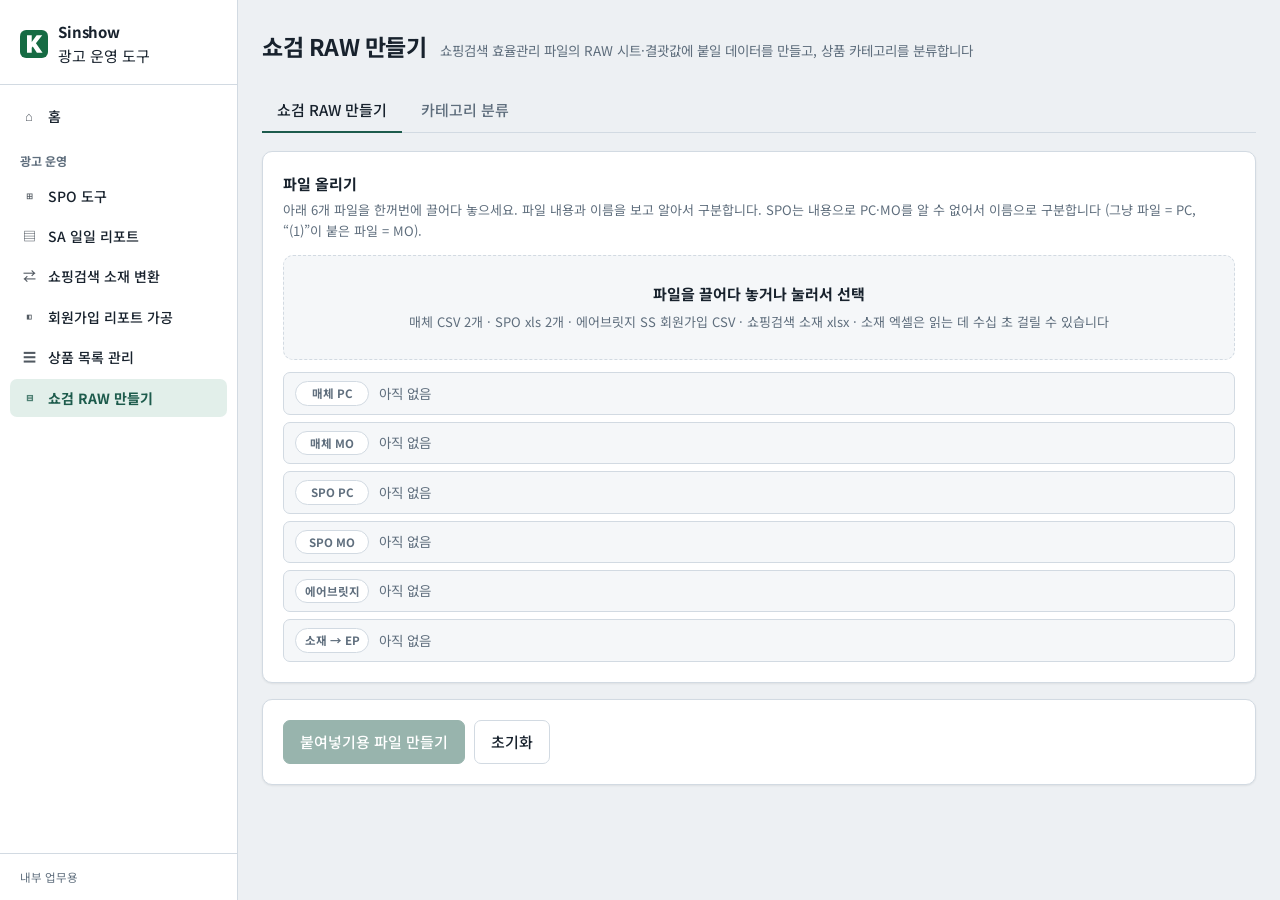
<file: ss-raw/index.html>
<!DOCTYPE html>
<html lang="ko">
<head>
<meta charset="utf-8">
<meta name="viewport" content="width=device-width, initial-scale=1">
<title>쇼검 RAW 만들기</title>
<link rel="preconnect" href="https://fonts.googleapis.com">
<link rel="preconnect" href="https://fonts.gstatic.com" crossorigin>
<link href="https://fonts.googleapis.com/css2?family=Noto+Sans+KR:wght@400;500;700&display=swap" rel="stylesheet">
<link rel="stylesheet" href="../assets/shell.css">
<script src="../assets/config.js"></script>
<script src="../assets/shell.js" defer></script>
<script src="../assets/xlsx.full.min.js"></script>
<style>
.wrap{max-width:1680px}
.tabs{display:flex; gap:4px; margin:0 0 18px; border-bottom:1px solid var(--line); flex-wrap:wrap}
.tab{appearance:none; border:0; background:none; font:inherit; font-weight:500; cursor:pointer; color:var(--muted); padding:9px 15px; border-bottom:2px solid transparent; margin-bottom:-1px}
.tab[aria-selected="true"]{color:var(--ink); border-bottom-color:var(--accent)}
.tab:focus-visible{outline:2px solid var(--accent); outline-offset:2px; border-radius:4px}
.tab .cnt{font-size:11px; font-weight:700; padding:1px 7px; border-radius:20px; background:var(--warn-soft); color:var(--warn); margin-left:6px}
.panel{display:none}
.panel.on{display:block}
.linked{border-radius:8px; padding:11px 14px; font-size:13.5px; margin:0 0 16px; background:var(--accent-soft); color:var(--accent); border:1px solid color-mix(in srgb, var(--accent) 30%, transparent)}

.card{background:var(--surface); border:1px solid var(--line); border-radius:10px; padding:20px; margin-bottom:16px; box-shadow:var(--shadow)}
.card h2{font-size:15px; font-weight:700; margin:0 0 4px}
.card p.hint{color:var(--muted); font-size:13px; margin:0 0 14px}
.drop{border:1.5px dashed var(--line); border-radius:10px; background:var(--surface2); padding:26px 20px; text-align:center; cursor:pointer; transition:border-color .15s, background .15s}
.drop:hover,.drop.over{border-color:var(--accent); background:var(--accent-soft)}
.drop:focus-visible{outline:2px solid var(--accent); outline-offset:2px}
.drop strong{display:block; font-size:15px; margin-bottom:3px}
.drop span{color:var(--muted); font-size:13px}
.filelist{list-style:none; margin:12px 0 0; padding:0; display:grid; gap:7px}
.filelist li{display:flex; align-items:center; gap:10px; font-size:13.5px; background:var(--surface2); border:1px solid var(--line); border-radius:7px; padding:8px 11px}
.badge{font-size:11.5px; font-weight:700; padding:2px 8px; border-radius:20px; background:var(--accent-soft); color:var(--accent); white-space:nowrap; min-width:74px; text-align:center}
.badge.wait{background:var(--surface); color:var(--muted); border:1px solid var(--line)}
.badge.bad{background:var(--warn-soft); color:var(--warn)}
.fname{flex:1; min-width:0; overflow:hidden; text-overflow:ellipsis; white-space:nowrap; color:var(--muted)}
.rows{font-size:12.5px; color:var(--muted); font-variant-numeric:tabular-nums; white-space:nowrap}
.btn{appearance:none; font:inherit; font-weight:500; cursor:pointer; border-radius:7px; padding:9px 16px; border:1px solid var(--line); background:var(--surface); color:var(--ink)}
.btn:hover{background:var(--surface2)}
.btn.primary{background:var(--accent); color:var(--accent-ink); border-color:var(--accent)}
.btn.primary:hover{filter:brightness(1.08)}
.btn.small{padding:4px 10px; font-size:12.5px}
.btn:disabled{opacity:.45; cursor:not-allowed}
.btn:focus-visible{outline:2px solid var(--accent); outline-offset:2px}
.actions{display:flex; gap:9px; flex-wrap:wrap; align-items:center}
.msg{border-radius:8px; padding:11px 14px; font-size:13.5px; margin-top:14px}
.msg.warn{background:var(--warn-soft); color:var(--warn); border:1px solid color-mix(in srgb, var(--warn) 30%, transparent)}
.msg.ok{background:var(--accent-soft); color:var(--accent); border:1px solid color-mix(in srgb, var(--accent) 30%, transparent)}
.msg.load{background:var(--surface2); color:var(--muted); border:1px solid var(--line)}
.msg ul{margin:6px 0 0; padding-left:18px}
.tablebox{overflow-x:auto; border:1px solid var(--line); border-radius:9px; background:var(--surface); margin-top:14px}
#p-raw table{border-collapse:collapse; width:100%; font-size:13.5px}
#p-raw th, #p-raw td{padding:7px 12px; text-align:left; border-bottom:1px solid var(--line); white-space:nowrap}
#p-raw th{background:var(--surface2); font-weight:700; font-size:12.5px; color:var(--muted)}
#p-raw td.n, #p-raw th.n{text-align:right; font-variant-numeric:tabular-nums}
#p-raw tbody tr:last-child td{border-bottom:0}
@media (max-width:620px){ .home-head h1{font-size:20px} }
@media (prefers-reduced-motion:reduce){ *{transition:none!important} }

/* ── 카테고리 분류 탭 ── */
/* 이 페이지는 표가 넓어서 화면 폭을 넓게 씁니다 */

textarea#input{min-height:200px}
#p-cat td.name{width:28%}
.cands{min-width:420px}
.card{background:var(--surface); border:1px solid var(--line); border-radius:10px; padding:20px; margin-bottom:16px; box-shadow:var(--shadow)}
.card h2{font-size:15px; font-weight:700; margin:0 0 4px}
.card p.hint{color:var(--muted); font-size:13px; margin:0 0 14px}
.status{font-size:13px; color:var(--muted); margin:-10px 0 16px}
.status.err{color:var(--warn)}
textarea{width:100%; min-height:140px; resize:vertical; font-family:inherit; font-size:13px; line-height:1.5; color:var(--ink); background:var(--surface2); border:1px solid var(--line); border-radius:7px; padding:10px 12px; outline:none}
textarea:focus, input[type="text"]:focus, select:focus{border-color:var(--accent)}
input[type="text"], select{font:inherit; font-size:13px; color:var(--ink); background:var(--surface2); border:1px solid var(--line); border-radius:6px; padding:5px 8px; outline:none}
.btn{appearance:none; font:inherit; font-weight:500; cursor:pointer; border-radius:7px; padding:9px 16px; border:1px solid var(--line); background:var(--surface); color:var(--ink)}
.btn:hover{background:var(--surface2)}
.btn.primary{background:var(--accent); color:var(--accent-ink); border-color:var(--accent)}
.btn.primary:hover{filter:brightness(1.08)}
.btn.small{padding:4px 10px; font-size:12.5px}
.btn:disabled{opacity:.45; cursor:not-allowed}
.btn:focus-visible{outline:2px solid var(--accent); outline-offset:2px}
.actions{display:flex; gap:9px; flex-wrap:wrap; align-items:center}
.count{font-size:12.5px; color:var(--muted)}
.msg{border-radius:8px; padding:11px 14px; font-size:13.5px; margin-top:14px}
.msg.warn{background:var(--warn-soft); color:var(--warn); border:1px solid color-mix(in srgb, var(--warn) 30%, transparent)}
.msg.ok{background:var(--accent-soft); color:var(--accent); border:1px solid color-mix(in srgb, var(--accent) 30%, transparent)}
.msg.load{background:var(--surface2); color:var(--muted); border:1px solid var(--line)}
.msg ul{margin:6px 0 0; padding-left:18px}
.tablebox{overflow-x:auto; border:1px solid var(--line); border-radius:9px; background:var(--surface); margin-top:14px}
#p-cat table{border-collapse:collapse; width:100%; font-size:13px}
#p-cat th, #p-cat td{padding:8px 10px; text-align:left; border-bottom:1px solid var(--line); vertical-align:top}
#p-cat th{background:var(--surface2); font-weight:700; font-size:12.5px; color:var(--muted); white-space:nowrap}
#p-cat tbody tr:last-child td{border-bottom:0}
#p-cat tr.low td{background:color-mix(in srgb, var(--warn-soft) 60%, transparent)}
#p-cat tr.grp td{background:var(--surface2); font-weight:700; font-size:13px; cursor:pointer; user-select:none}
#p-cat tr.grp td .gc{font-weight:400; color:var(--muted); margin-left:6px}
#p-cat tr.grp td .arrow{display:inline-block; width:14px; color:var(--muted)}
#p-cat tr.hide{display:none}
.summary{display:flex; gap:8px; flex-wrap:wrap; margin-top:12px}
.summary span{font-size:12.5px; padding:3px 10px; border-radius:20px; border:1px solid var(--line); background:var(--surface2)}
.summary span b{font-variant-numeric:tabular-nums}
#p-cat td.name{min-width:220px}
#p-cat td.name small{display:block; color:var(--muted); font-size:11.5px}
.cands{display:flex; flex-direction:column; gap:5px; min-width:300px}
.cand{display:flex; align-items:flex-start; gap:7px; padding:5px 8px; border:1px solid var(--line); border-radius:7px; cursor:pointer; background:var(--surface)}
.cand:hover{background:var(--surface2)}
.cand.on{border-color:var(--accent); background:var(--accent-soft)}
.cand input{margin:3px 0 0; accent-color:var(--accent)}
.cand .path{font-size:12.5px}
.cand .path b{font-weight:700}
.cand .meta{display:block; font-size:11px; color:var(--muted)}
.manual{display:flex; gap:6px; flex-wrap:wrap; align-items:center; margin-top:2px}
.manual input[type="text"]{flex:1; min-width:200px}
.tag{font-size:11px; font-weight:700; padding:1px 8px; border-radius:20px; white-space:nowrap; display:inline-block}
.tag.rec{background:var(--accent-soft); color:var(--accent)}
.tag.auto{background:var(--surface2); color:var(--muted); border:1px solid var(--line)}
.tag.pick{background:var(--accent-soft); color:var(--accent)}
.tag.edit{background:var(--warn-soft); color:var(--warn)}
details.box{margin-top:2px}
details.box summary{cursor:pointer; font-size:13.5px; font-weight:500; color:var(--muted)}
details.box summary:hover{color:var(--ink)}
details.box[open] summary{margin-bottom:12px; color:var(--ink)}
.linkbtn{appearance:none; border:0; background:none; font:inherit; font-size:12.5px; color:var(--muted); cursor:pointer; padding:0; text-decoration:underline}
.linkbtn:hover{color:var(--warn)}
@media (max-width:620px){ .home-head h1{font-size:20px} }
</style>
</head>
<body>
<div class="wrap">

<header class="home-head">
  <h1>쇼검 RAW 만들기</h1>
  <span class="sub">쇼핑검색 효율관리 파일의 RAW 시트·결괏값에 붙일 데이터를 만들고, 상품 카테고리를 분류합니다</span>
</header>

<div class="tabs" role="tablist">
  <button class="tab" role="tab" aria-selected="true" data-panel="p-raw">쇼검 RAW 만들기</button>
  <button class="tab" role="tab" aria-selected="false" data-panel="p-cat">카테고리 분류<span class="cnt" id="tabCnt" hidden></span></button>
</div>

<section class="panel on" id="p-raw">
<div class="card">
  <h2>파일 올리기</h2>
  <p class="hint">아래 6개 파일을 한꺼번에 끌어다 놓으세요. 파일 내용과 이름을 보고 알아서 구분합니다. SPO는 내용으로 PC·MO를 알 수 없어서 이름으로 구분합니다 (그냥 파일 = PC, “(1)”이 붙은 파일 = MO).</p>
  <div class="drop" id="drop" tabindex="0" role="button" aria-label="파일 올리기">
    <strong>파일을 끌어다 놓거나 눌러서 선택</strong>
    <span>매체 CSV 2개 · SPO xls 2개 · 에어브릿지 SS 회원가입 CSV · 쇼핑검색 소재 xlsx · 소재 엑셀은 읽는 데 수십 초 걸릴 수 있습니다</span>
  </div>
  <input type="file" id="input" accept=".csv,.xls,.xlsx,.xml" multiple hidden>
  <ul class="filelist" id="list"></ul>
  <div id="fmsg"></div>
</div>

<div class="card">
  <div class="actions">
    <button class="btn primary" id="run" disabled>붙여넣기용 파일 만들기</button>
    <button class="btn" id="reset">초기화</button>
  </div>
  <div id="msg"></div>
  <div id="table"></div>
</div>

<div class="card" id="needCard" hidden>
  <h2>SPO에만 있는 상품 (결괏값 하단)</h2>
  <p class="hint">매체에는 없고 SPO에만 주문이 있는 상품입니다. 카테고리는 EP → 카테고리 기록 순서로 찾아 채우고, 둘 다 없는 상품만 “입력 필요”로 남깁니다.</p>
  <div class="actions">
    <button class="btn primary" id="needSend">입력 필요 상품 분류하기</button>
    <button class="btn" id="needCopy">입력 필요 상품ID·상품명 복사</button>
    <span class="count" id="needSum"></span>
  </div>
  <div id="needMsg"></div>
  <div id="needList"></div>
</div>
</section>

<section class="panel" id="p-cat">
<div class="status" id="cc-status" role="status" aria-live="polite">기록을 불러오는 중입니다.</div>

<div class="linked" id="cc-linked" hidden></div>

<div class="card">
  <h2>분류할 상품</h2>
  <p class="hint">엑셀에서 상품ID와 상품명 두 열을 복사해 붙여넣거나, 상품명만 한 줄에 하나씩 넣으세요. 상품ID가 있으면 예전에 분류한 상품은 바로 찾고, 새로 정한 결과도 상품ID로 기록에 쌓입니다.</p>
  <textarea id="cc-input" placeholder="1004172312	(신세계강남점)[BL] 하이넥 핫픽스 투웨이 집업점퍼&#10;또는 상품명만 한 줄에 하나씩"></textarea>
  <div class="actions" style="margin-top:10px">
    <button class="btn primary" id="cc-run" disabled>분류하기</button>
    <span class="count" id="cc-inCount">0개</span>
  </div>
</div>

<div class="card" id="cc-resultCard" hidden>
  <h2>분류 결과</h2>
  <p class="hint">점수에 따라 기록 일치 → 빠른 확인(80% 이상) → 검토(45~80%) → 집중 확인(45% 미만) 순서로, 묶음 안에서는 점수 높은 순으로 보여줍니다. 묶음 제목을 누르면 접고 펼 수 있습니다. 복사는 화면 순서와 상관없이 처음 붙여넣은 순서대로 나갑니다. “기록에도 저장”이 켜진 채로 복사하거나 CSV를 받으면 고른 결과가 기록에 자동으로 쌓입니다.</p>
  <div class="actions">
    <button class="btn primary" id="cc-copyBtn">대분류·카테고리 복사</button>
    <button class="btn" id="cc-csvBtn">CSV 다운로드</button>
    <button class="btn" id="cc-applyBtn" hidden>결괏값에 넣어서 다시 받기</button>
    <label class="count" style="display:flex; align-items:center; gap:6px; cursor:pointer"><input type="checkbox" id="cc-saveCk" checked style="accent-color:var(--accent)"> 기록에도 저장</label>
  </div>
  <p class="count" style="margin:8px 0 0">복사는 입력한 순서대로 대분류·카테고리 두 열이 나갑니다 (효율관리 결괏값 J·K열). CSV에는 상품ID·상품명·점수 등이 함께 들어갑니다. “기록에도 저장”이 켜져 있으면 고른 결과가 기록에 쌓여 다음 분류부터 쓰입니다. 쇼검 RAW 탭에서 넘어온 경우 <b>결괏값에 넣어서 다시 받기</b>로 카테고리가 채워진 쇼검RAW 파일을 다시 받을 수 있습니다.</p>
  <div id="cc-resMsg"></div>
  <div class="summary" id="cc-resSum"></div>
  <div class="tablebox"><table><thead><tr><th>#</th><th>상품</th><th>후보 · 직접 입력</th><th>상태</th></tr></thead><tbody id="cc-resBody"></tbody></table></div>
</div>

<div class="card">
  <details class="box" id="cc-adminBox">
    <summary>기록 관리 (기록 파일 올리기 · 검색 · 삭제)</summary>
    <p class="hint">처음 한 번은 그동안 쌓은 기록 CSV(대분류, 카테고리, 상품ID, 상품명)를 올려 주세요. 같은 상품ID가 이미 있으면 새 값으로 바뀝니다.</p>
    <div class="actions">
      <input type="file" id="cc-importFile" accept=".csv,.txt">
      <button class="btn" id="cc-importBtn" disabled>기록 올리기</button>
    </div>
    <div id="cc-importMsg"></div>
    <div class="actions" style="margin-top:18px">
      <input type="text" id="cc-search" placeholder="상품ID 또는 상품명으로 검색" style="flex:1; min-width:240px">
    </div>
    <div id="cc-searchOut"></div>
  </details>
</div>

<datalist id="cc-catList"></datalist>
</section>

</div>

<script>
// 탭 전환 (두 탭이 함께 씀)
window.showTab = function(id){
  document.querySelectorAll(".tab").forEach(function(x){ x.setAttribute("aria-selected", x.dataset.panel === id ? "true" : "false"); });
  document.querySelectorAll(".panel").forEach(function(p){ p.classList.toggle("on", p.id === id); });
  window.scrollTo({ top:0 });
};
document.querySelectorAll(".tab").forEach(function(t){ t.addEventListener("click", function(){ window.showTab(t.dataset.panel); }); });
</script>
<script>
(function(){
  "use strict";
  /* ===== 분류 엔진 (ENGINE START) =====
     상품명 → 단어·붙여 쓴 단어(바이그램) + 글자 2~3개 묶음으로 나눠 TF-IDF 유사도를 구하고,
     상위 10개 비슷한 기록으로 카테고리 투표를 해서 후보 3개를 고릅니다. */
  var Engine = (function(){
    var PROMO = /(무료배송|당일발송|당일출고|빠른배송|특가|할인|신상|증정|사은품|MD추천|베스트|인기|신제품|한정|리뉴얼|패키지)/g;
    function pre(s){
      return String(s || "")
        .replace(/\[.*?\]/g, " ").replace(/\(.*?\)/g, " ").replace(/\d+\+\d+/g, " ")
        .replace(/[★☆♥♡◆◇■□●○▶▷】【]/g, " ").replace(PROMO, " ")
        .replace(/\s+/g, " ").trim();
    }
    function wordFeats(s){
      var c = pre(s).toLowerCase().replace(/[^가-힣a-z0-9\s]/g, " ").replace(/\s+/g, " ").trim();
      var t = c ? c.split(" ") : [], out = t.slice();
      for(var i = 0; i < t.length - 1; i++) out.push(t[i] + t[i + 1]);
      return out;
    }
    function charFeats(s){
      var words = pre(s).toLowerCase().split(/\s+/).filter(Boolean), out = [];
      words.forEach(function(w){
        var p = " " + w + " ";
        for(var n = 2; n <= 3; n++) for(var i = 0; i + n <= p.length; i++) out.push(p.substr(i, n));
      });
      return out;
    }
    var FEM = /여성|여자|우먼|우먼즈|women|woman|girls|girl|레이디|ladies/i;
    var MAL = /남성|남자|맨|맨즈|men|man|boys|boy/i;
    function gender(s){ var c = pre(s); return FEM.test(c) ? 1 : MAL.test(c) ? -1 : 0; }

    function counts(arr){ var m = new Map(); arr.forEach(function(f){ m.set(f, (m.get(f) || 0) + 1); }); return m; }

    // 기록 목록으로 색인 만들기. recs: [{id, big, cat, name}]
    function build(recs){
      var N = recs.length;
      var blocks = [wordFeats, charFeats].map(function(fx){
        var docs = recs.map(function(r){ return counts(fx(r.name)); });
        var df = new Map();
        docs.forEach(function(m){ m.forEach(function(_, f){ df.set(f, (df.get(f) || 0) + 1); }); });
        var idf = new Map();
        df.forEach(function(d, f){ idf.set(f, Math.log((1 + N) / (1 + d)) + 1); });
        var post = new Map();
        docs.forEach(function(m, di){
          var w = [], norm = 0;
          m.forEach(function(tf, f){ var v = (1 + Math.log(tf)) * idf.get(f); w.push([f, v]); norm += v * v; });
          norm = Math.sqrt(norm) || 1;
          w.forEach(function(p){
            var l = post.get(p[0]); if(!l){ l = []; post.set(p[0], l); }
            l.push(di, p[1] / norm);
          });
        });
        return { fx: fx, idf: idf, post: post };
      });
      var byId = new Map();
      recs.forEach(function(r, i){ if(r.id) byId.set(String(r.id), i); });
      return { recs: recs, N: N, blocks: blocks, genders: recs.map(function(r){ return gender(r.name); }), byId: byId };
    }

    // 상품 하나 분류 → { exact, cands:[{big, cat, score, example}] }
    function classify(ix, name, id){
      if(id && ix.byId.has(String(id))){
        var r = ix.recs[ix.byId.get(String(id))];
        return { exact: true, cands: [{ big: r.big, cat: r.cat, score: 1, example: r.name }] };
      }
      var score = new Float32Array(ix.N);
      ix.blocks.forEach(function(b){
        var q = counts(b.fx(name)), w = [], norm = 0;
        q.forEach(function(tf, f){ var idf = b.idf.get(f); if(!idf) return; var v = (1 + Math.log(tf)) * idf; w.push([f, v]); norm += v * v; });
        norm = Math.sqrt(norm);
        if(!norm) return;
        w.forEach(function(p){
          var l = b.post.get(p[0]), qv = p[1] / norm * 0.5;
          for(var k = 0; k < l.length; k += 2) score[l[k]] += qv * l[k + 1];
        });
      });
      var g = gender(name);
      if(g) for(var i = 0; i < ix.N; i++){ if(ix.genders[i]) score[i] += 0.05 * g * ix.genders[i]; }
      // 상위 10개
      var top = [];
      for(var j = 0; j < ix.N; j++){
        var s = score[j];
        if(top.length < 10 || s > top[top.length - 1][1]){
          top.push([j, s]); top.sort(function(a, b){ return b[1] - a[1]; }); if(top.length > 10) top.pop();
        }
      }
      // 상위 5개로 투표해서 1등, 나머지는 점수 순으로 다른 카테고리
      var votes = new Map();
      top.slice(0, 5).forEach(function(t){
        var r = ix.recs[t[0]], key = r.big + "\u0001" + r.cat, v = votes.get(key);
        if(!v){ v = { big: r.big, cat: r.cat, vote: 0, score: t[1], example: r.name }; votes.set(key, v); }
        v.vote += Math.max(t[1], 0) * Math.max(t[1], 0);
      });
      var cands = Array.from(votes.values()).sort(function(a, b){ return b.vote - a.vote; });
      top.forEach(function(t){
        if(cands.length >= 3) return;
        var r = ix.recs[t[0]];
        if(!cands.some(function(c){ return c.big === r.big && c.cat === r.cat; })) cands.push({ big: r.big, cat: r.cat, score: t[1], example: r.name });
      });
      return { exact: false, cands: cands.slice(0, 3).map(function(c){ return { big: c.big, cat: c.cat, score: Math.max(0, Math.min(1, c.score)), example: c.example }; }) };
    }
    return { build: build, classify: classify, pre: pre };
  })();
  /* ===== ENGINE END ===== */

  /* ===== 화면 ===== */
  function $(id){ return document.getElementById("cc-" + id); }   // 이 탭의 요소는 cc- 로 시작
  function esc(s){ return String(s == null ? "" : s).replace(/[&<>"]/g, function(c){ return {"&":"&amp;","<":"&lt;",">":"&gt;",'"':"&quot;"}[c]; }); }
  function fmtN(n){ return Number(n).toLocaleString("ko-KR"); }
  function say(id, kind, title, items){
    if(!kind){ $(id).innerHTML = ""; return; }
    var h = '<div class="msg ' + kind + '">' + title;
    if(items && items.length) h += "<ul><li>" + items.join("</li><li>") + "</li></ul>";
    $(id).innerHTML = h + "</div>";
  }
  function setStatus(t, err){ $("status").textContent = t; $("status").className = "status" + (err ? " err" : ""); }

  /* ===== Supabase ===== */
  var TABLE = "category_records";
  function configured(){ return typeof SUPABASE_URL !== "undefined" && typeof SUPABASE_KEY !== "undefined" && SUPABASE_URL && SUPABASE_KEY && !/^PASTE_/.test(SUPABASE_KEY); }
  async function sb(path, opts){
    opts = opts || {};
    var base = SUPABASE_URL.replace(/\/+$/, "").replace(/\/rest\/v1$/, "");
    var auth = { apikey: SUPABASE_KEY };
    if(!/^sb_/.test(SUPABASE_KEY)) auth.Authorization = "Bearer " + SUPABASE_KEY;
    var res = await fetch(base + "/rest/v1/" + path, Object.assign({}, opts, { headers: Object.assign({ "Content-Type":"application/json" }, auth, opts.headers || {}) }));
    if(!res.ok){ var t = ""; try{ t = await res.text(); }catch(e){} throw new Error("HTTP " + res.status + (t ? " · " + t.slice(0, 200) : "")); }
    var txt = await res.text();
    return txt ? JSON.parse(txt) : null;
  }
  async function loadAll(){
    var out = [], step = 1000;
    for(var off = 0; ; off += step){
      var part = await sb(TABLE + "?select=product_id,big_category,category,product_name&order=id.asc&limit=" + step + "&offset=" + off);
      out = out.concat(part || []);
      setStatus("기록을 불러오는 중입니다… " + fmtN(out.length) + "건");
      if(!part || part.length < step) break;
    }
    return out;
  }
  async function upsert(rows, onProgress){
    var now = new Date().toISOString(), withId = [], noId = [];
    rows.forEach(function(r){
      var x = { product_id: r.id || null, big_category: r.big, category: r.cat, product_name: r.name, source: r.source || "manual", updated_at: now };
      (x.product_id ? withId : noId).push(x);
    });
    var done = 0, size = 500;
    for(var i = 0; i < withId.length; i += size){
      await sb(TABLE + "?on_conflict=product_id", { method:"POST", headers:{ Prefer:"resolution=merge-duplicates,return=minimal" }, body: JSON.stringify(withId.slice(i, i + size)) });
      done += Math.min(size, withId.length - i); if(onProgress) onProgress(done, rows.length);
    }
    for(var j = 0; j < noId.length; j += size){
      await sb(TABLE, { method:"POST", headers:{ Prefer:"return=minimal" }, body: JSON.stringify(noId.slice(j, j + size)) });
      done += Math.min(size, noId.length - j); if(onProgress) onProgress(done, rows.length);
    }
  }

  /* ===== 기록 상태 ===== */
  var RECS = [], IX = null, BIGS = [], ONLINE = false, BYID = new Map();
  var readyDone, READY = new Promise(function(r){ readyDone = r; });   // 첫 불러오기가 끝나면(성공·실패 모두) 풀림
  var LINK = null;   // 쇼검 RAW 탭에서 넘어온 경우 { onApply }
  async function reload(){
    if(!configured()){ setStatus("assets/config.js에 Supabase 접속 정보가 없습니다.", true); return; }
    try{
      var rows = await loadAll();
      RECS = rows.map(function(r){ return { id: r.product_id, big: r.big_category, cat: r.category, name: r.product_name }; });
      ONLINE = true;
      BYID = new Map(); RECS.forEach(function(r){ if(r.id) BYID.set(String(r.id), r); });
      setStatus("기록 " + fmtN(RECS.length) + "건으로 색인을 만드는 중입니다…");
      await new Promise(function(r){ setTimeout(r, 20); });
      IX = RECS.length ? Engine.build(RECS) : null;
      var bigs = {}, cats = {};
      RECS.forEach(function(r){ bigs[r.big] = (bigs[r.big] || 0) + 1; cats[r.cat] = true; });
      BIGS = Object.keys(bigs).sort(function(a, b){ return bigs[b] - bigs[a]; });
      $("catList").innerHTML = Object.keys(cats).sort().map(function(c){ return "<option value=\"" + esc(c) + "\">"; }).join("");
      setStatus(RECS.length ? "기록 " + fmtN(RECS.length) + "건을 불러왔습니다." : "아직 기록이 없습니다. 아래 기록 관리에서 기록 CSV를 먼저 올려 주세요.", !RECS.length);
      if(!RECS.length) $("adminBox").open = true;
    }catch(e){
      console.error(e); ONLINE = false; IX = null;
      setStatus("기록을 불러오지 못했습니다 (" + (e && e.message ? e.message : e) + "). Supabase 연결을 확인해 주세요.", true);
    }
    updateRun();
    readyDone();
  }

  /* ===== 입력 ===== */
  function parseInput(text){
    return String(text).split(/\r?\n/).map(function(line){
      var raw = line.replace(/\s+$/, ""); if(!raw.trim()) return null;
      var cells = raw.split("\t").map(function(c){ return c.trim(); }).filter(function(c){ return c !== ""; });
      var id = "", name = "";
      if(cells.length >= 2 && /^\d{5,}$/.test(cells[0].replace(/\.0+$/, ""))){ id = cells[0].replace(/\.0+$/, ""); name = cells.slice(1).join(" "); }
      else{
        var m = raw.trim().match(/^(\d{5,})\s+(.+)$/);
        if(m){ id = m[1]; name = m[2]; } else name = raw.trim();
      }
      return { id: id, name: name };
    }).filter(Boolean);
  }
  function updateRun(){
    var n = parseInput($("input").value).length;
    $("inCount").textContent = fmtN(n) + "개";
    $("run").disabled = !(IX && n);
    $("importBtn").disabled = !(ONLINE && $("importFile").files.length);
  }
  $("input").addEventListener("input", updateRun);

  /* ===== 분류 ===== */
  var RES = [];   // [{id, name, exact, cands, sel(0~2 | "m"), mBig, mCat}]
  $("run").onclick = function(){
    runClassify();
    $("resultCard").scrollIntoView({ behavior:"smooth", block:"start" });
  };

  function chosen(r){
    if(r.sel === "m") return { big: r.mBig.trim(), cat: r.mCat.trim() };
    var c = r.cands[r.sel]; return c ? { big: c.big, cat: c.cat } : { big:"", cat:"" };
  }
  function stateTag(r){
    if(r.sel === "m") return "<span class='tag edit'>직접 입력</span>";
    if(r.exact) return "<span class='tag rec'>기록 일치</span>";
    if(r.sel !== 0) return "<span class='tag pick'>후보 선택</span>";
    return "<span class='tag auto'>자동 1등</span>";
  }
  var GROUPS = [
    { key:"rec",   name:"기록 일치",   desc:"같은 상품ID 기록",  open:false },
    { key:"fast",  name:"빠른 확인",   desc:"점수 80% 이상",      open:true },
    { key:"check", name:"검토",        desc:"점수 45~80%",        open:true },
    { key:"focus", name:"집중 확인",   desc:"점수 45% 미만",      open:true }
  ];
  var OPEN = {};
  GROUPS.forEach(function(g){ OPEN[g.key] = g.open; });
  function groupOf(r){
    if(r.exact) return "rec";
    var s = r.cands[0] ? r.cands[0].score : 0;
    return s >= 0.8 ? "fast" : s >= 0.45 ? "check" : "focus";
  }
  function rowHtml(r, i, bigOpts){
    var g = groupOf(r);
    var cands = r.cands.map(function(c, k){
      return "<label class='cand" + (r.sel === k ? " on" : "") + "'><input type='radio' name='s" + i + "' data-i='" + i + "' data-k='" + k + "'" + (r.sel === k ? " checked" : "") + ">" +
        "<span class='path'><b>" + esc(c.big) + "</b> › " + esc(c.cat) + "<span class='meta'>" + (r.exact ? "같은 상품ID 기록" : Math.round(c.score * 100) + "% · 비슷한 상품: " + esc(c.example)) + "</span></span></label>";
    }).join("");
    var manual = "<label class='cand" + (r.sel === "m" ? " on" : "") + "'><input type='radio' name='s" + i + "' data-i='" + i + "' data-k='m'" + (r.sel === "m" ? " checked" : "") + ">" +
      "<span class='path' style='flex:1'>직접 입력<span class='manual'><select data-i='" + i + "' data-f='mBig'><option value=''>대분류</option>" + bigOpts + "</select>" +
      "<input type='text' list='cc-catList' data-i='" + i + "' data-f='mCat' placeholder='카테고리 전체 경로' value='" + esc(r.mCat) + "'></span></span></label>";
    return "<tr data-g='" + g + "' class='" + (g === "focus" ? "low" : "") + (OPEN[g] ? "" : " hide") + "' id='cc-row" + i + "'><td>" + (i + 1) + "</td><td class='name'>" + esc(r.name) + (r.id ? "<small>" + esc(r.id) + "</small>" : "") + "</td>" +
      "<td><div class='cands'>" + cands + manual + "</div></td><td id='cc-st" + i + "'>" + stateTag(r) + "</td></tr>";
  }
  function renderRes(){
    var bigOpts = BIGS.map(function(b){ return "<option>" + esc(b) + "</option>"; }).join("");
    var buckets = {}; GROUPS.forEach(function(g){ buckets[g.key] = []; });
    RES.forEach(function(r, i){ buckets[groupOf(r)].push(i); });
    var html = "";
    GROUPS.forEach(function(g){
      var idx = buckets[g.key]; if(!idx.length) return;
      idx.sort(function(a, b){ return (RES[b].cands[0] ? RES[b].cands[0].score : 0) - (RES[a].cands[0] ? RES[a].cands[0].score : 0) || a - b; });   // 점수 높은 순
      html += "<tr class='grp' data-grp='" + g.key + "'><td colspan='4'><span class='arrow'>" + (OPEN[g.key] ? "▾" : "▸") + "</span>" + g.name + " " + idx.length + "개<span class='gc'>" + g.desc + "</span></td></tr>";
      html += idx.map(function(i){ return rowHtml(RES[i], i, bigOpts); }).join("");
    });
    $("resBody").innerHTML = html;
    $("resSum").innerHTML = GROUPS.map(function(g){ return "<span>" + g.name + " <b>" + buckets[g.key].length + "</b></span>"; }).join("");
    RES.forEach(function(r, i){ var s = $("resBody").querySelector("select[data-i='" + i + "']"); if(s) s.value = r.mBig; });
  }
  $("resBody").addEventListener("click", function(e){
    var tr = e.target.closest("tr.grp"); if(!tr) return;
    var k = tr.dataset.grp; OPEN[k] = !OPEN[k];
    tr.querySelector(".arrow").textContent = OPEN[k] ? "▾" : "▸";
    $("resBody").querySelectorAll("tr[data-g='" + k + "']").forEach(function(row){ row.classList.toggle("hide", !OPEN[k]); });
  });
  $("resBody").addEventListener("change", function(e){
    var t = e.target, i = Number(t.dataset.i); if(isNaN(i)) return;
    var r = RES[i];
    if(t.type === "radio"){ r.sel = t.dataset.k === "m" ? "m" : Number(t.dataset.k); }
    else if(t.dataset.f){ r[t.dataset.f] = t.value; r.sel = "m";
      if(t.dataset.f === "mCat" && !r.mBig){ var hit = BIGS.find(function(b){ return t.value.indexOf(b + "/") === 0 || t.value === b; }); if(hit){ r.mBig = hit; } }
    }
    var row = $("row" + i);
    row.querySelectorAll(".cand").forEach(function(l){ var inp = l.querySelector("input[type=radio]"); var on = (inp.dataset.k === "m" ? "m" : Number(inp.dataset.k)) === r.sel; l.classList.toggle("on", on); inp.checked = on; });
    var sel = row.querySelector("select[data-f='mBig']"); if(sel) sel.value = r.mBig;
    $("st" + i).innerHTML = stateTag(r);
  });
  $("resBody").addEventListener("input", function(e){
    var t = e.target; if(t.dataset && t.dataset.f === "mCat"){ var i = Number(t.dataset.i); RES[i].mCat = t.value; if(RES[i].sel !== "m"){ RES[i].sel = "m"; t.dispatchEvent(new Event("change", { bubbles:true })); } }
  });

  function checkManual(){
    var miss = [];
    RES.forEach(function(r, i){ var c = chosen(r); if(!c.big || !c.cat) miss.push(i + 1); });
    if(miss.length){ say("resMsg", "warn", "직접 입력을 골랐는데 대분류나 카테고리가 비어 있는 행이 있습니다: " + miss.join(", ") + "번"); return false; }
    return true;
  }
  var GNAME = { rec:"기록 일치", fast:"빠른 확인", check:"검토", focus:"집중 확인" };
  function stateText(r){ return r.sel === "m" ? "직접 입력" : r.exact ? "기록 일치" : r.sel !== 0 ? "후보 선택" : "자동 1등"; }

  // 기록에 저장 (체크되어 있을 때만). 같은 상품ID 기록을 그대로 쓴 행은 다시 저장하지 않음
  async function saveIfChecked(doneText){
    if(!$("saveCk").checked){ say("resMsg", "ok", doneText + " 기록에는 저장하지 않았습니다."); return; }
    var save = RES.filter(function(r){ return !(r.exact && r.sel === 0); }).map(function(r){ var c = chosen(r); return { id: r.id, big: c.big, cat: c.cat, name: r.name, source: "manual" }; });
    if(!save.length){ say("resMsg", "ok", doneText + " 모두 기존 기록과 같아서 새로 저장할 것은 없습니다."); return; }
    say("resMsg", "load", doneText + " 기록에 저장하는 중입니다…");
    $("copyBtn").disabled = $("csvBtn").disabled = $("applyBtn").disabled = true;
    try{
      await upsert(save);
      say("resMsg", "ok", doneText + " " + fmtN(save.length) + "건을 기록에 저장했습니다. 다음 분류부터 반영됩니다.");
      await reload();
    }catch(e){
      console.error(e);
      say("resMsg", "warn", doneText + " 하지만 기록 저장에 실패했습니다: " + esc(e && e.message ? e.message : e));
    }finally{ $("copyBtn").disabled = $("csvBtn").disabled = $("applyBtn").disabled = false; }
  }

  $("copyBtn").onclick = async function(){
    if(!checkManual()) return;
    var tsv = RES.map(function(r){ var c = chosen(r); return c.big + "\t" + c.cat; }).join("\n");
    try{ await navigator.clipboard.writeText(tsv); }
    catch(e){ say("resMsg", "warn", "복사하지 못했습니다. 브라우저가 클립보드를 막았을 수 있습니다."); return; }
    await saveIfChecked(fmtN(RES.length) + "행을 복사했습니다.");
  };

  $("csvBtn").onclick = async function(){
    if(!checkManual()) return;
    var head = ["순번","상품ID","상품명","대분류","카테고리","점수","묶음","상태","비슷한 상품"];
    var lines = [head].concat(RES.map(function(r, i){
      var c = chosen(r), cand = r.sel === "m" ? null : r.cands[r.sel];
      return [i + 1, r.id || "", r.name, c.big, c.cat,
              r.exact ? "기록 일치" : cand ? Math.round(cand.score * 100) + "%" : "",
              GNAME[groupOf(r)], stateText(r), cand && !r.exact ? cand.example : ""];
    }));
    var csv = "\uFEFF" + lines.map(function(row){ return row.map(function(v){ v = String(v == null ? "" : v); return /[",\r\n]/.test(v) ? '"' + v.replace(/"/g, '""') + '"' : v; }).join(","); }).join("\r\n") + "\r\n";
    var d = new Date(), stamp = String(d.getFullYear()).slice(2) + String(d.getMonth() + 1).padStart(2, "0") + String(d.getDate()).padStart(2, "0") + "_" + String(d.getHours()).padStart(2, "0") + String(d.getMinutes()).padStart(2, "0");
    var url = URL.createObjectURL(new Blob([csv], { type:"text/csv;charset=utf-8" }));
    var a = document.createElement("a"); a.href = url; a.download = "카테고리분류_" + stamp + ".csv";
    document.body.appendChild(a); a.click(); a.remove();
    setTimeout(function(){ URL.revokeObjectURL(url); }, 4000);
    await saveIfChecked("CSV를 받았습니다.");
  };

  /* ===== 쇼검 RAW 탭과 연결 ===== */
  function runClassify(){
    var items = parseInput($("input").value);
    RES = items.map(function(it){
      var r = Engine.classify(IX, it.name, it.id);
      return { id: it.id, name: it.name, exact: r.exact, cands: r.cands, sel: 0, mBig: "", mCat: "" };
    });
    say("resMsg");
    renderRes();
    $("resultCard").hidden = false;
  }
  $("applyBtn").onclick = async function(){
    if(!LINK || !checkManual()) return;
    var map = new Map();
    RES.forEach(function(r){ if(r.id){ var c = chosen(r); map.set(String(r.id), c); } });
    var left = LINK.onApply(map);
    await saveIfChecked("카테고리를 결괏값에 넣은 쇼검RAW 파일을 다시 받았습니다" + (left ? " (아직 빈칸 " + fmtN(left) + "개)." : "."));
  };
  window.CatTab = {
    ready: function(){ return READY; },
    online: function(){ return ONLINE; },
    lookup: function(id){ var r = BYID.get(String(id)); return r ? { big: r.big, cat: r.cat } : null; },
    // items: [{id, name}], onApply(map) → 남은 빈칸 수
    open: async function(items, onApply, label){
      LINK = { onApply: onApply };
      $("applyBtn").hidden = false;
      $("linked").hidden = false;
      $("linked").textContent = "쇼검 RAW 탭에서 넘어온 상품 " + fmtN(items.length) + "개" + (label ? " (" + label + ")" : "") + "입니다. 고른 뒤 ‘결괏값에 넣어서 다시 받기’를 누르면 카테고리가 채워진 쇼검RAW 파일을 다시 받습니다.";
      $("input").value = items.map(function(it){ return it.id + "\t" + it.name; }).join("\n");
      updateRun();
      window.showTab("p-cat");
      await READY;
      if(IX) runClassify();
    }
  };

  /* ===== 기록 올리기 ===== */
  async function readText(file){
    var buf = await file.arrayBuffer();
    try{ return new TextDecoder("utf-8", { fatal:true }).decode(buf).replace(/^\uFEFF/, ""); }
    catch(e){ return new TextDecoder("euc-kr").decode(buf).replace(/^\uFEFF/, ""); }
  }
  function parseCSV(text){
    var rows = [], row = [], f = "", q = false, i = 0, c;
    for(; i < text.length; i++){
      c = text[i];
      if(q){ if(c === '"'){ if(text[i+1] === '"'){ f += '"'; i++; } else q = false; } else f += c; }
      else if(c === '"') q = true;
      else if(c === ","){ row.push(f); f = ""; }
      else if(c === "\n" || c === "\r"){ if(c === "\r" && text[i+1] === "\n") i++; row.push(f); rows.push(row); row = []; f = ""; }
      else f += c;
    }
    if(f !== "" || row.length){ row.push(f); rows.push(row); }
    return rows;
  }
  $("importFile").addEventListener("change", updateRun);
  $("importBtn").onclick = async function(){
    var file = $("importFile").files[0]; if(!file) return;
    try{
      var rows = parseCSV(await readText(file));
      var h = (rows[0] || []).map(function(x){ return String(x).trim(); });
      var ix = { big: h.indexOf("대분류"), cat: h.indexOf("카테고리"), id: h.indexOf("상품ID"), name: h.indexOf("상품명") };
      var start = 1;
      if(ix.big < 0 || ix.cat < 0 || ix.name < 0){ ix = { big:0, cat:1, id:2, name:3 }; start = /대분류/.test(h.join("")) ? 1 : 0; }
      var data = [], skip = 0;
      for(var i = start; i < rows.length; i++){
        var r = rows[i]; if(!r || r.length < 2) continue;
        var x = { big: String(r[ix.big] || "").trim(), cat: String(r[ix.cat] || "").trim(), id: ix.id >= 0 ? String(r[ix.id] || "").trim().replace(/\.0+$/, "") : "", name: String(r[ix.name] || "").trim(), source: "import" };
        if(!x.big || !x.cat || !x.name){ skip++; continue; }
        data.push(x);
      }
      if(!data.length){ say("importMsg", "warn", "올릴 기록을 찾지 못했습니다. 대분류, 카테고리, 상품ID, 상품명 순서의 CSV인지 확인해 주세요."); return; }
      if(!confirm(fmtN(data.length) + "건을 기록에 올립니다. 같은 상품ID가 이미 있으면 이 파일의 값으로 바뀝니다. 진행할까요?")) return;
      $("importBtn").disabled = true;
      await upsert(data, function(d, n){ say("importMsg", "load", "올리는 중입니다… " + fmtN(d) + " / " + fmtN(n)); });
      say("importMsg", "ok", fmtN(data.length) + "건을 올렸습니다." + (skip ? " 빈 칸이 있는 " + fmtN(skip) + "행은 건너뛰었습니다." : ""));
      $("importFile").value = "";
      await reload();
    }catch(e){
      console.error(e);
      say("importMsg", "warn", "올리지 못했습니다: " + esc(e && e.message ? e.message : e));
    }finally{ updateRun(); }
  };

  /* ===== 검색·삭제 ===== */
  var stimer = null;
  $("search").addEventListener("input", function(){
    clearTimeout(stimer);
    stimer = setTimeout(function(){
      var q = $("search").value.trim().toLowerCase();
      if(!q){ $("searchOut").innerHTML = ""; return; }
      var hits = RECS.filter(function(r){ return (r.id && String(r.id).indexOf(q) >= 0) || String(r.name).toLowerCase().indexOf(q) >= 0; }).slice(0, 50);
      $("searchOut").innerHTML = hits.length ? "<div class='tablebox'><table><thead><tr><th>상품ID</th><th>상품명</th><th>대분류</th><th>카테고리</th><th></th></tr></thead><tbody>" +
        hits.map(function(r){ return "<tr><td>" + esc(r.id || "-") + "</td><td>" + esc(r.name) + "</td><td>" + esc(r.big) + "</td><td>" + esc(r.cat) + "</td><td>" + (r.id ? "<button class='linkbtn' data-del='" + esc(r.id) + "'>삭제</button>" : "") + "</td></tr>"; }).join("") +
        "</tbody></table></div><p class='count'>최대 50건까지 보여줍니다. 카테고리를 고치려면 분류하기에서 다시 골라 저장하면 같은 상품ID 기록이 바뀝니다.</p>" : "<p class='count'>찾는 기록이 없습니다.</p>";
    }, 250);
  });
  $("searchOut").addEventListener("click", async function(e){
    var id = e.target.dataset && e.target.dataset.del; if(!id) return;
    if(!confirm("상품ID " + id + " 기록을 삭제할까요? 되돌릴 수 없습니다.")) return;
    try{ await sb(TABLE + "?product_id=eq." + encodeURIComponent(id), { method:"DELETE" }); await reload(); $("search").dispatchEvent(new Event("input")); }
    catch(err){ alert("삭제하지 못했습니다: " + (err && err.message ? err.message : err)); }
  });

  reload();
})();
</script>
<script>
(function(){
  "use strict";

  function $(id){ return document.getElementById(id); }
  function esc(s){ return String(s == null ? "" : s).replace(/[&<>"]/g, function(c){ return {"&":"&amp;","<":"&lt;",">":"&gt;",'"':"&quot;"}[c]; }); }
  function fmtN(n){ return Math.round(n).toLocaleString("ko-KR"); }
  function tick(){ return new Promise(function(r){ setTimeout(r, 30); }); }
  function say(id, kind, title, items){
    if(!kind){ $(id).innerHTML = ""; return; }
    var h = '<div class="msg ' + kind + '">' + title;
    if(items && items.length) h += "<ul><li>" + items.join("</li><li>") + "</li></ul>";
    $(id).innerHTML = h + "</div>";
  }

  // 숫자처럼 생긴 글자는 숫자로 (쉼표 제거). 아니면 그대로
  function num(v){
    if(typeof v === "number") return isFinite(v) ? v : "";
    var s = String(v == null ? "" : v).trim();
    if(/^-?[\d,]+(\.\d+)?$/.test(s)) return Number(s.replace(/,/g, ""));
    return s;
  }
  function toNum0(v){ var n = num(v); return typeof n === "number" ? n : 0; }

  async function readText(file){
    var buf = await file.arrayBuffer();
    try{ return new TextDecoder("utf-8", {fatal:true}).decode(buf).replace(/^\uFEFF/, ""); }
    catch(e){ return new TextDecoder("euc-kr").decode(buf).replace(/^\uFEFF/, ""); }
  }
  function parseCSV(text){
    var rows = [], row = [], f = "", q = false, i = 0, c;
    for(; i < text.length; i++){
      c = text[i];
      if(q){
        if(c === '"'){ if(text[i+1] === '"'){ f += '"'; i++; } else q = false; }
        else f += c;
      }else if(c === '"') q = true;
      else if(c === ","){ row.push(f); f = ""; }
      else if(c === "\n" || c === "\r"){
        if(c === "\r" && text[i+1] === "\n") i++;
        row.push(f); rows.push(row); row = []; f = "";
      }else f += c;
    }
    if(f !== "" || row.length){ row.push(f); rows.push(row); }
    return rows;
  }
  function dotDate(s){ var m = String(s).match(/(\d{4})[.\/\-](\d{1,2})[.\/\-](\d{1,2})/); return m ? m[1] + "-" + m[2].padStart(2, "0") + "-" + m[3].padStart(2, "0") : ""; }

  /* ── 상태 ── */
  function empty(){ return { media:{PC:null, MO:null}, spo:{PC:null, MO:null}, ab:null, ep:null, loadingEp:false }; }
  var S = empty();
  // 각 항목: { file, rows(붙일 데이터), date, info }

  /* ── 파일별 읽기 ── */
  async function readMedia(file, text){
    var rows = parseCSV(text);
    var date = dotDate(rows[0] && rows[0][0]);
    var head = rows[1] || [];
    if(String(head[0]).trim() !== "캠페인유형") throw new Error(file.name + ": 2행 헤더(캠페인유형…)를 찾지 못했습니다.");
    var out = [], pc = 0, mo = 0;
    for(var i = 2; i < rows.length; i++){
      var r = rows[i]; if(r.length < 6) continue;
      if(String(r[0]).trim() !== "쇼핑검색") continue;      // 파워링크 제외
      out.push([r[0], r[1], r[2], num(r[3]), num(r[4]), num(r[5])]);
      if(/_PC/i.test(r[1])) pc++; else if(/_MO/i.test(r[1])) mo++;
    }
    var dev = pc > mo ? "PC" : mo > pc ? "MO" : "";
    if(!dev) throw new Error(file.name + ": 캠페인 이름으로 PC·MO를 알 수 없습니다.");
    return { dev:dev, item:{ file:file, rows:out, date:date, head:head.slice(0, 6) } };
  }

  function readAb(file, text){
    var rows = parseCSV(text);
    var h = rows[0];
    var out = [];
    for(var i = 1; i < rows.length; i++){
      var r = rows[i]; if(r.length < 2) continue;
      out.push(r.map(function(v, k){ return k < 3 ? v : num(v); }));   // Channel·Campaign·Content는 글자 그대로
    }
    var m = file.name.match(/(\d{4}-\d{2}-\d{2})_(\d{4}-\d{2}-\d{2})/);
    return { file:file, rows:out, date: m && m[1] === m[2] ? m[1] : "", range: m ? m[1] + " ~ " + m[2] : "", head:h };
  }

  // SPO 파일은 확장자는 xls지만 실제로는 엑셀 2003 XML 형식입니다.
  // 숫자 칸에 "124,370"처럼 쉼표가 들어 있어 엑셀 라이브러리로 읽으면 깨지므로, 글자 그대로 직접 읽습니다.
  function readSpreadsheetXml(text){
    var NS = "urn:schemas-microsoft-com:office:spreadsheet";
    var doc = new DOMParser().parseFromString(text, "application/xml");
    if(doc.getElementsByTagName("parsererror").length) throw new Error("XML을 읽지 못했습니다.");
    var ws = doc.getElementsByTagNameNS(NS, "Worksheet")[0];
    if(!ws) throw new Error("시트를 찾지 못했습니다.");
    var rows = [];
    Array.prototype.forEach.call(ws.getElementsByTagNameNS(NS, "Row"), function(rEl){
      var row = [];
      Array.prototype.forEach.call(rEl.getElementsByTagNameNS(NS, "Cell"), function(cEl){
        var idx = cEl.getAttributeNS(NS, "Index") || cEl.getAttribute("ss:Index");
        if(idx){ while(row.length < Number(idx) - 1) row.push(""); }
        var d = cEl.getElementsByTagNameNS(NS, "Data")[0];
        row.push(d ? d.textContent : "");
      });
      rows.push(row);
    });
    return rows;
  }

  async function readSpo(file){
    var rows;
    var head = (await file.slice(0, 200).text()).trim();
    if(/^<\?xml/i.test(head)) rows = readSpreadsheetXml(await readText(file));
    else{
      var wb = XLSX.read(await file.arrayBuffer(), { type:"array", raw:true });
      rows = XLSX.utils.sheet_to_json(wb.Sheets[wb.SheetNames[0]], { header:1, raw:true, defval:"" });
    }
    var hr = -1;
    for(var i = 0; i < Math.min(rows.length, 10); i++){ if(String(rows[i][0]).trim() === "No" && rows[i].indexOf("상품코드") >= 0){ hr = i; break; } }
    if(hr < 0) throw new Error(file.name + ": No·상품코드 헤더를 찾지 못했습니다.");
    var top = rows.slice(0, hr).map(function(r){ return r.join(" "); }).join(" ");
    var pm = top.match(/기간\s*:\s*(\d{4}[\/.\-]\d{1,2}[\/.\-]\d{1,2})\s*~\s*(\d{4}[\/.\-]\d{1,2}[\/.\-]\d{1,2})/);
    var out = [];
    for(var j = hr + 1; j < rows.length; j++){
      var r = rows[j];
      if(!r || !String(r[3] == null ? "" : r[3]).trim()) continue;   // 상품코드 없는 줄(합계 등) 제외
      // No 칸은 나중에 PC/MO로 바꿈. 분류명·상품명·상품코드는 글자, 예상취급액부터 숫자
      out.push(r.map(function(v, k){ return k <= 3 ? String(v) : num(v); }));
    }
    var from = pm ? dotDate(pm[1]) : "", to = pm ? dotDate(pm[2]) : "";
    return { file:file, rows:out, date: from && from === to ? from : "", range: pm ? from + " ~ " + to : "", head: rows[hr].map(String) };
  }

  // 쇼핑검색 소재 → EP_RAW 7개 열 (쇼핑검색 소재 변환과 같은 규칙) + 소재 ID 빈 행 삭제
  async function readEp(file){
    var wb = XLSX.read(await file.arrayBuffer(), { type:"array", sheets:0, cellFormula:false, cellHTML:false, cellStyles:false });
    var ws = wb.Sheets[wb.SheetNames[0]];
    var rows = XLSX.utils.sheet_to_json(ws, { header:1, raw:true, defval:null, blankrows:false });
    var norm = function(v){ return String(v == null ? "" : v).replace(/\s+/g, ""); };
    var out = [], dropped = 0, conv = false, head = [];
    // 이미 변환된 파일(1행: 디바이스, 소재 ID …)도 받기
    if(norm(rows[0] && rows[0][0]) === "디바이스" && norm(rows[0][1]) === "소재ID"){
      conv = true;
      head = rows[0].slice(0, 7).map(function(v){ return v == null ? "" : String(v); });
      for(var i = 1; i < rows.length; i++){
        var r = rows[i] || [];
        if(!String(r[1] == null ? "" : r[1]).trim()){ dropped++; continue; }
        var x = r.slice(0, 7); while(x.length < 7) x.push(null);
        if(x[3] == null || String(x[3]).trim() === "") x[3] = x[2];
        out.push(x);
      }
    }else{
      var hdr = -1;
      for(var k = 0; k < Math.min(rows.length, 10); k++){ if(norm(rows[k] && rows[k][1]) === "디바이스"){ hdr = k; break; } }
      if(hdr < 0) throw new Error(file.name + ": 쇼핑검색 소재 파일의 헤더(B열 디바이스)를 찾지 못했습니다.");
      var ORDER = [1, 10, 11, 12, 13, 14, 2];   // B, K, L, M, N, O, C
      head = ORDER.map(function(c){ var v = rows[hdr][c]; return v == null ? "" : String(v); });
      for(var j = hdr + 1; j < rows.length; j++){
        var rr = rows[j] || [];
        if(!String(rr[10] == null ? "" : rr[10]).trim()){ dropped++; continue; }
        var y = ORDER.map(function(c){ return rr[c] === undefined ? null : rr[c]; });
        if(y[3] == null || String(y[3]).trim() === "") y[3] = y[2];
        out.push(y);
      }
    }
    return { file:file, rows:out, dropped:dropped, conv:conv, head:head };
  }

  /* ── 파일 구분 ── */
  function li(cls, badge, name, right, extra){
    return '<li><span class="badge ' + cls + '">' + esc(badge) + '</span><span class="fname">' + esc(name) + '</span><span class="rows">' + esc(right || "") + '</span>' + (extra || "") + "</li>";
  }
  function render(){
    var h = "";
    ["PC","MO"].forEach(function(d){ var x = S.media[d]; h += x ? li("", "매체 " + d, x.file.name, fmtN(x.rows.length) + "행") : li("wait", "매체 " + d, "아직 없음", ""); });
    ["PC","MO"].forEach(function(d){
      var x = S.spo[d];
      h += x ? li("", "SPO " + d, x.file.name, fmtN(x.rows.length) + "행", d === "MO" ? ' <button class="btn small" id="swap">PC·MO 바꾸기</button>' : "") : li("wait", "SPO " + d, "아직 없음", "");
    });
    h += S.ab ? li("", "에어브릿지", S.ab.file.name, fmtN(S.ab.rows.length) + "행") : li("wait", "에어브릿지", "아직 없음", "");
    if(S.loadingEp) h += li("wait", "읽는 중", S.loadingEp.name, "");
    else h += S.ep ? li("", "소재 → EP", S.ep.file.name, fmtN(S.ep.rows.length) + "행" + (S.ep.dropped ? " (소재 ID 빈 행 " + fmtN(S.ep.dropped) + "개 삭제)" : "")) : li("wait", "소재 → EP", "아직 없음", "");
    $("list").innerHTML = h;
    if($("swap")) $("swap").onclick = function(){ var t = S.spo.PC; S.spo.PC = S.spo.MO; S.spo.MO = t; render(); };
    $("run").disabled = !(S.media.PC && S.media.MO && S.spo.PC && S.spo.MO && S.ab && S.ep && !S.loadingEp);
  }
  render();

  async function onFiles(files){
    say("fmsg"); say("msg"); $("table").innerHTML = "";
    var errs = [], epFile = null;
    for(var i = 0; i < files.length; i++){
      var f = files[i];
      try{
        if(/\.xlsx$/i.test(f.name)){ epFile = f; continue; }
        if(/\.(xls|xml)$/i.test(f.name)){
          if(typeof XLSX === "undefined") throw new Error("엑셀 처리 라이브러리를 불러오지 못했습니다. 새로고침해 주세요.");
          var sp = await readSpo(f);
          var isMO = /\(\s*1\s*\)|_1_|__1_/.test(f.name);
          S.spo[isMO ? "MO" : "PC"] = sp;
          continue;
        }
        var text = await readText(f);
        var first = text.split(/\r?\n/)[0];
        if(/쇼핑검색_상품_데일리/.test(first)){ var md = await readMedia(f, text); S.media[md.dev] = md.item; continue; }
        if(/^"?Channel"?,/.test(first) && /Content/.test(first)){ S.ab = readAb(f, text); continue; }
        errs.push(esc(f.name) + ": 어떤 파일인지 알 수 없어 건너뛰었습니다.");
      }catch(e){ console.error(e); errs.push(esc(e && e.message ? e.message : e)); }
    }
    render();
    if(errs.length) say("fmsg", "warn", "확인이 필요한 파일이 있습니다.", errs);
    if(epFile){
      S.loadingEp = epFile; S.ep = null; render();
      say("fmsg", "load", "소재 엑셀을 읽는 중입니다. 용량이 크면 수십 초 걸릴 수 있습니다.");
      await tick();
      try{
        if(typeof XLSX === "undefined") throw new Error("엑셀 처리 라이브러리를 불러오지 못했습니다. 새로고침해 주세요.");
        S.ep = await readEp(epFile);
        say("fmsg");
      }catch(e){ console.error(e); say("fmsg", "warn", "소재 엑셀을 읽지 못했습니다: " + esc(e && e.message ? e.message : e)); }
      S.loadingEp = false; render();
    }
  }

  var drop = $("drop"), input = $("input");
  drop.addEventListener("click", function(){ input.click(); });
  drop.addEventListener("keydown", function(e){ if(e.key === "Enter" || e.key === " "){ e.preventDefault(); input.click(); } });
  ["dragenter","dragover"].forEach(function(t){ drop.addEventListener(t, function(e){ e.preventDefault(); drop.classList.add("over"); }); });
  ["dragleave","drop"].forEach(function(t){ drop.addEventListener(t, function(e){ e.preventDefault(); drop.classList.remove("over"); }); });
  drop.addEventListener("drop", function(e){ onFiles(Array.from(e.dataTransfer.files)); });
  input.addEventListener("change", function(){ var fs = Array.from(input.files); input.value = ""; onFiles(fs); });

  $("reset").onclick = function(){ S = empty(); LAST = null; render(); say("fmsg"); say("msg"); $("table").innerHTML = ""; renderNeed(); };

  /* ── 만들기 ── */
  /* ── 마지막으로 만든 파일 (카테고리 채워서 다시 받을 때 씀) ── */
  var LAST = null;   // { sheets:[[이름, 2차원 배열]], need:[입력 필요 행], spoOnly:[{row, src}], name }
  function writeBook(name){
    var wb = XLSX.utils.book_new();
    LAST.sheets.forEach(function(s){ XLSX.utils.book_append_sheet(wb, XLSX.utils.aoa_to_sheet(s[1]), s[0]); });
    XLSX.writeFile(wb, name, { compression:true });
  }
  function pidOf(row){ return String(row[7] == null ? "" : row[7]).trim(); }
  function needRows(){ return LAST ? LAST.need.filter(function(r){ return !r[5] || !r[6]; }) : []; }
  function renderNeed(){
    var rows = needRows();
    $("tabCnt").hidden = !rows.length; $("tabCnt").textContent = rows.length;
    $("needCard").hidden = !LAST;
    if(!LAST){ $("needList").innerHTML = ""; return; }
    $("needSend").disabled = $("needCopy").disabled = !rows.length;
    var all = LAST.spoOnly, c = { ep:0, rec:0, done:0, need:0 };
    var list = all.map(function(x){
      var st = x.src === "ep" ? "EP" : x.src === "rec" ? "기록으로 채움" : (x.row[5] && x.row[6]) ? "분류 완료" : "입력 필요";
      c[x.src === "ep" ? "ep" : x.src === "rec" ? "rec" : st === "분류 완료" ? "done" : "need"]++;
      return { r: x.row, st: st };
    });
    $("needSum").textContent = "총 " + all.length + "개 · EP " + c.ep + " · 기록으로 채움 " + c.rec + (c.done ? " · 분류 완료 " + c.done : "") + " · 입력 필요 " + c.need;
    if(!all.length){ $("needList").innerHTML = "<p class='count' style='margin:12px 0 0'>SPO에만 있고 주문 있는 상품이 없습니다.</p>"; return; }
    var order = { "입력 필요":0, "분류 완료":1, "기록으로 채움":2, "EP":3 };
    list.sort(function(a, b){ return order[a.st] - order[b.st]; });
    $("needList").innerHTML = "<div class='tablebox'><table><thead><tr><th>상태</th><th>행레이블</th><th>상품명</th><th>대분류</th><th>카테고리</th></tr></thead><tbody>" +
      list.map(function(x){
        var tag = x.st === "입력 필요" ? "<span class='badge bad'>입력 필요</span>" : x.st === "EP" ? "<span class='badge wait'>EP</span>" : "<span class='badge'>" + x.st + "</span>";
        return "<tr><td>" + tag + "</td><td>" + esc(x.r[0]) + "</td><td style='white-space:normal'>" + esc(x.r[8]) + "</td><td>" + esc(x.r[5] || "") + "</td><td>" + esc(x.r[6] || "") + "</td></tr>";
      }).join("") + "</tbody></table></div>";
  }
  $("needCopy").onclick = async function(){
    var tsv = needRows().map(function(r){ return pidOf(r) + "\t" + r[8]; }).join("\n");
    try{ await navigator.clipboard.writeText(tsv); say("needMsg", "ok", fmtN(needRows().length) + "개를 복사했습니다."); }
    catch(e){ say("needMsg", "warn", "복사하지 못했습니다. 브라우저가 클립보드를 막았을 수 있습니다."); }
  };
  $("needSend").onclick = function(){
    var rows = needRows(); if(!rows.length || !window.CatTab) return;
    say("needMsg");
    window.CatTab.open(rows.map(function(r){ return { id: pidOf(r), name: r[8] }; }), applyCategories, LAST.name);
  };
  // 카테고리 분류 탭에서 고른 결과를 결괏값에 넣고 파일을 다시 받음 → 남은 빈칸 수
  function applyCategories(map){
    if(!LAST) return 0;
    var filled = 0;
    LAST.need.forEach(function(r){
      var c = map.get(pidOf(r));
      if(c && c.big && c.cat){ r[5] = c.big; r[6] = c.cat; filled++; }
    });
    writeBook(LAST.name.replace(/\.xlsx$/, "") + "_카테고리.xlsx");
    renderNeed();
    var left = needRows().length;
    say("needMsg", left ? "warn" : "ok", fmtN(filled) + "개에 카테고리를 넣어 파일을 다시 받았습니다." + (left ? " 아직 빈칸이 " + fmtN(left) + "개 남았습니다." : ""));
    return left;
  }

  $("run").onclick = async function(){
    var warn = [];
    // 카테고리 기록 (EP에 없는 상품 자동 채우기용)
    var CT = window.CatTab;
    if(CT){
      $("run").disabled = true;
      say("msg", "load", "카테고리 기록을 불러오는 중입니다…");
      await CT.ready();
      $("run").disabled = false;
      if(!CT.online()) warn.push("카테고리 기록을 불러오지 못해 기록으로 카테고리 채우기를 건너뛰었습니다.");
    }
    // 날짜 확인
    var dates = {};
    ["PC","MO"].forEach(function(d){ if(S.media[d].date) dates["매체 " + d] = S.media[d].date; });
    ["PC","MO"].forEach(function(d){ dates["SPO " + d] = S.spo[d].date || ("기간 " + (S.spo[d].range || "알 수 없음")); });
    dates["에어브릿지"] = S.ab.date || ("기간 " + (S.ab.range || "알 수 없음"));
    var vals = Object.keys(dates).map(function(k){ return dates[k]; });
    var same = vals.every(function(v){ return v === vals[0]; });
    if(!same) warn.push("파일 날짜가 서로 다릅니다: " + Object.keys(dates).map(function(k){ return esc(k) + " " + esc(dates[k]); }).join(", "));
    if(S.ab.head && S.ab.head.length !== 20) warn.push("에어브릿지 파일 열이 " + S.ab.head.length + "개입니다 (보통 20개). 에어브릿지_RAW E~X열과 맞는지 확인해 주세요.");

    var media = S.media.PC.rows.concat(S.media.MO.rows);
    var spo = [];
    ["PC","MO"].forEach(function(d){ S.spo[d].rows.forEach(function(r){ var x = r.slice(); x[0] = d; spo.push(x); }); });
    var ep = S.ep.rows, ab = S.ab.rows;

    /* ── 결괏값 (효율관리 파일 결괏값 E~M열) ── */
    var byS = {}, byK = {};
    ep.forEach(function(r){
      var sid = String(r[1] == null ? "" : r[1]).trim();
      if(sid && !byS[sid]) byS[sid] = r;
      var k = String(r[0] == null ? "" : r[0]).trim() + String(r[5] == null ? "" : r[5]).trim();
      if(!byK[k]) byK[k] = r;
    });
    var piv = {}, na = [0, 0, 0], naRows = 0;
    media.forEach(function(r){
      var dev = /_PC/i.test(r[1]) ? "PC" : /_MO/i.test(r[1]) ? "MO" : "";
      var e = byS[String(r[2]).trim()];
      var imp = toNum0(r[3]), clk = toNum0(r[4]), vat = toNum0(r[5]) / 1.1;
      if(!e || !dev){ na[0] += imp; na[1] += clk; na[2] += vat; naRows++; return; }   // 피벗의 #N/A 줄 → 결괏값에서 제외
      var k = dev + String(e[5]).trim();
      if(!piv[k]) piv[k] = [0, 0, 0];
      piv[k][0] += imp; piv[k][1] += clk; piv[k][2] += vat;
    });
    function info(k, dev, fallbackPid, fallbackName){
      var e = byK[k];
      if(e) return [e[0], e[6], e[4], e[5], e[3]];          // 디바이스, 카테고리(CAT2), 네이버기준_카테고리, 상품ID, 상품명
      var pid = /^\d+$/.test(fallbackPid) ? Number(fallbackPid) : fallbackPid;
      var rec = CT && fallbackPid ? CT.lookup(fallbackPid) : null;   // 카테고리 기록에 있으면 대분류·카테고리 채움
      if(rec) return [dev, rec.big, rec.cat, pid, fallbackName];
      return [dev, "", "", pid, fallbackName];
    }
    var resRows = Object.keys(piv).sort().map(function(k){
      var v = piv[k];
      return [k, v[0], v[1], v[2]].concat(info(k, k.slice(0, 2), k.slice(2), ""));
    });
    // SPO에만 있는 키 중 주문건수(L열) 또는 주문금액(N열)이 있는 것만 (효율관리 SPO_RAW B·C열과 같은 값)
    var spoAgg = {}, spoOrder = [];
    spo.forEach(function(r){
      var k = r[0] + String(r[3]).trim();
      if(piv[k]) return;
      if(!spoAgg[k]){ spoAgg[k] = { r: r, cnt: 0, amt: 0 }; spoOrder.push(k); }
      spoAgg[k].cnt += toNum0(r[7]); spoAgg[k].amt += toNum0(r[9]);
    });
    var onlyIn = [], onlyRec = [], onlyOut = [], skipNoSale = 0;
    spoOrder.forEach(function(k){
      var a = spoAgg[k];
      if(a.cnt === 0 && a.amt === 0){ skipNoSale++; return; }
      var row = [k, 0, 0, 0].concat(info(k, a.r[0], String(a.r[3]).trim(), a.r[2]));
      (byK[k] ? onlyIn : row[5] ? onlyRec : onlyOut).push(row);
    });
    var noInfo = Object.keys(piv).filter(function(k){ return !byK[k]; }).length;
    if(noInfo) warn.push("매체 키 중 " + fmtN(noInfo) + "개는 EP에서 같은 디바이스+상품ID를 찾지 못해 결괏값의 디바이스~상품명 칸이 비어 있습니다. 소재 파일이 최신인지 확인해 주세요.");
    resRows = resRows.concat(onlyIn, onlyRec, onlyOut);     // 카테고리 입력이 필요한 행은 맨 아래
    if(naRows) warn.push("EP에 없는 소재가 매체_RAW에 " + fmtN(naRows) + "행 있어 결괏값에서 빠졌습니다 (빠진 합계: 노출 " + fmtN(na[0]) + " · 클릭 " + fmtN(na[1]) + " · vat- " + fmtN(na[2]) + "). 소재 파일이 최신인지 확인해 주세요.");

    var d = same && vals[0] && /^\d{4}-/.test(vals[0]) ? vals[0].slice(2).replace(/-/g, "") : (S.media.PC.date || "").slice(2).replace(/-/g, "");
    var name = "쇼검RAW_" + (d || "날짜확인") + ".xlsx";
    // 1행은 원본 헤더, 2행부터 붙여넣을 데이터
    LAST = { name: name, need: onlyOut,
      spoOnly: onlyIn.map(function(r){ return { row:r, src:"ep" }; }).concat(onlyRec.map(function(r){ return { row:r, src:"rec" }; }), onlyOut.map(function(r){ return { row:r, src:"need" }; })),
      sheets: [
      ["매체_RAW", [S.media.PC.head].concat(media)],
      ["EP_RAW", [S.ep.head].concat(ep)],
      ["SPO_RAW", [S.spo.PC.head].concat(spo)],
      ["에어브릿지_RAW", [S.ab.head].concat(ab)],
      ["결괏값", [["행레이블","노출수","클릭수","vat-","디바이스","카테고리","네이버기준_카테고리","상품ID","상품명"]].concat(resRows)]
    ] };
    writeBook(name);

    // 합계
    var sum = function(rows, i){ return rows.reduce(function(s, r){ return s + toNum0(r[i]); }, 0); };
    var spoH = ["No","분류명","상품명","상품코드","예상취급액","순주문수량","순주문금액","주문건수","주문수량","주문금액"];
    var rowsT = [
      ["매체_RAW", "A3", media.length, "노출 " + fmtN(sum(media, 3)) + " · 클릭 " + fmtN(sum(media, 4)) + " · 총비용 " + fmtN(sum(media, 5))],
      ["EP_RAW", "B3", ep.length, S.ep.dropped ? "소재 ID 빈 행 " + fmtN(S.ep.dropped) + "개 삭제" : ""],
      ["SPO_RAW", "E3", spo.length, "PC " + fmtN(S.spo.PC.rows.length) + "행 · MO " + fmtN(S.spo.MO.rows.length) + "행 · 주문건수 " + fmtN(sum(spo, 7)) + " · 주문금액 " + fmtN(sum(spo, 9))],
      ["에어브릿지_RAW", "E3", ab.length, "회원가입 " + fmtN(sum(ab, 8)) + " · 구매 완료 " + fmtN(sum(ab, 10)) + " · 구매액 " + fmtN(sum(ab, 13))],
      ["결괏값", "E3", resRows.length, "매체 키 " + fmtN(Object.keys(piv).length) + " · SPO에만 있고 주문 있는 키 " + fmtN(onlyIn.length + onlyRec.length + onlyOut.length) + " (EP " + fmtN(onlyIn.length) + " · 카테고리 기록 " + fmtN(onlyRec.length) + " · 입력 필요 " + fmtN(onlyOut.length) + (skipNoSale ? ", 주문 없어 제외 " + fmtN(skipNoSale) : "") + ") · 노출 " + fmtN(sum(resRows, 1)) + " · 클릭 " + fmtN(sum(resRows, 2)) + " · vat- " + fmtN(sum(resRows, 3))]
    ];
    say("msg", warn.length ? "warn" : "ok", esc(name) + " 파일로 저장했습니다. 시트마다 1행은 원본 헤더이고 2행부터 데이터입니다. 2행부터 복사해서 아래 위치에 붙여넣으세요." + (warn.length ? " 확인이 필요한 항목이 있습니다." : ""), warn);
    $("table").innerHTML = "<div class='tablebox'><table><thead><tr><th>시트</th><th>붙여넣을 위치 (2행부터 복사)</th><th class='n'>행 수</th><th>합계·참고</th></tr></thead><tbody>" +
      rowsT.map(function(r){ return "<tr><td>" + esc(r[0]) + "</td><td>" + r[1] + "</td><td class='n'>" + fmtN(r[2]) + "</td><td>" + esc(r[3]) + "</td></tr>"; }).join("") +
      "</tbody></table></div>";
    say("needMsg");
    renderNeed();
  };
})();
</script>
</body>
</html>
</file>
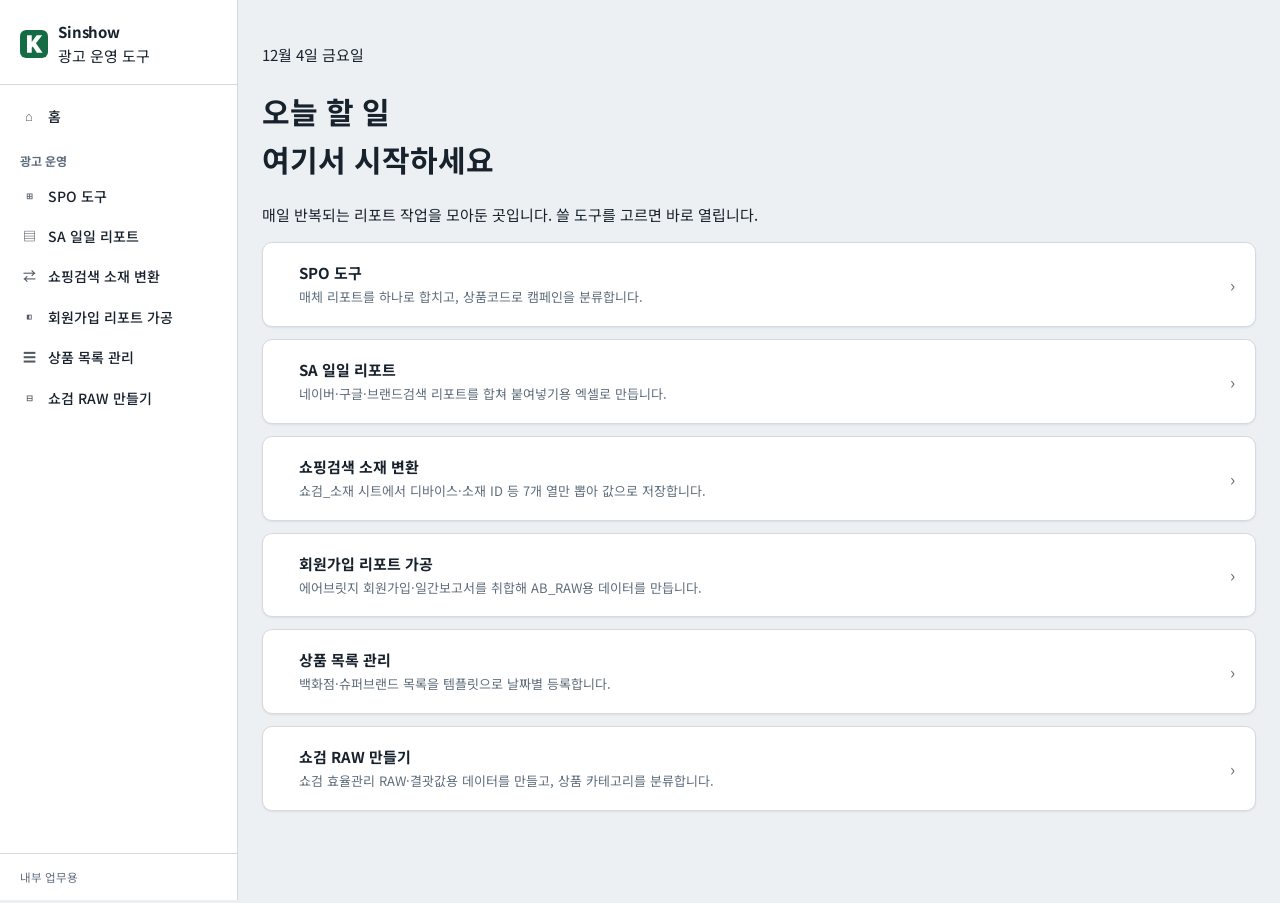
<file: index (2).html>
<!DOCTYPE html>
<html lang="ko">
<head>
<meta charset="utf-8">
<meta name="viewport" content="width=device-width, initial-scale=1">
<title>Sinshow · 광고 운영 도구</title>
<link rel="preconnect" href="https://fonts.googleapis.com">
<link rel="preconnect" href="https://fonts.gstatic.com" crossorigin>
<link href="https://fonts.googleapis.com/css2?family=Gothic+A1:wght@700;900&family=Noto+Sans+KR:wght@400;500;700&display=swap" rel="stylesheet">
<link rel="stylesheet" href="assets/shell.css">
<script src="assets/shell.js" defer></script>
</head>
<body>

<div class="wrap">
  <p class="home-date" id="date"></p>
  <h1 class="home-title">오늘 할 일<br>여기서 시작하세요</h1>
  <p class="home-sub">매일 반복되는 리포트 작업을 모아둔 곳입니다. 쓸 도구를 고르면 바로 열립니다.</p>

  <div id="tools"></div>
</div>

<script>
document.addEventListener("shell:ready", function(){
  var d = new Date();
  var days = ["일","월","화","수","목","금","토"];
  document.getElementById("date").textContent =
    (d.getMonth()+1) + "월 " + d.getDate() + "일 " + days[d.getDay()] + "요일";

  var box = document.getElementById("tools");
  var alt = false;

  window.SINSHOW.nav.forEach(function(item){
    if(item.group || item.home === false) return;

    var el = document.createElement(item.soon ? "div" : "a");
    el.className = "tool" + (item.soon ? " soon" : "");
    if(!item.soon) el.href = window.SINSHOW.base + item.path;

    var bar = document.createElement("span");
    bar.className = "tool-bar" + (alt ? " alt" : "");
    alt = !alt;

    var body = document.createElement("div");
    body.className = "tool-body";
    var h = document.createElement("h2");
    h.textContent = item.label;
    var p = document.createElement("p");
    p.textContent = item.desc || "";
    body.appendChild(h);
    if(item.desc) body.appendChild(p);

    var go = document.createElement("span");
    go.className = "tool-go";
    go.textContent = item.soon ? "준비중" : "›";

    el.appendChild(bar); el.appendChild(body); el.appendChild(go);
    box.appendChild(el);
  });
});
</script>

</body>
</html>
</file>
<file: assets/shell.css>
/* ─────────────────────────────────────────────
   Sinshow 공용 레이아웃
   색·글꼴 기준은 SA 일일 리포트 페이지를 따릅니다.
   ───────────────────────────────────────────── */

:root{
  --paper:#EDF0F3; --surface:#FFFFFF; --surface2:#F5F7F9;
  --ink:#18222D; --muted:#5F6E7D; --line:#D2DAE2;
  --accent:#1D5B4C; --accent-ink:#FFFFFF; --accent-soft:#E2EFEA;
  --warn:#A33527; --warn-soft:#FBEAE7;
  --shadow:0 1px 2px rgba(20,32,44,.08);
  --rail:238px;
}
@media (prefers-color-scheme: dark){
  :root:not([data-theme="light"]){
    --paper:#10161D; --surface:#19212B; --surface2:#1F2934;
    --ink:#E4EBF2; --muted:#94A4B4; --line:#2C3945;
    --accent:#4FA88D; --accent-ink:#0E1A17; --accent-soft:#1E3A33;
    --warn:#E38175; --warn-soft:#3A211D;
    --shadow:0 1px 2px rgba(0,0,0,.4);
  }
}
:root[data-theme="dark"]{
  --paper:#10161D; --surface:#19212B; --surface2:#1F2934;
  --ink:#E4EBF2; --muted:#94A4B4; --line:#2C3945;
  --accent:#4FA88D; --accent-ink:#0E1A17; --accent-soft:#1E3A33;
  --warn:#E38175; --warn-soft:#3A211D;
  --shadow:0 1px 2px rgba(0,0,0,.4);
}

*{box-sizing:border-box}
html,body{margin:0; padding:0}
body{
  background:var(--paper); color:var(--ink);
  font-family:"Noto Sans KR", -apple-system, BlinkMacSystemFont, "Segoe UI", sans-serif;
  font-size:15px; line-height:1.6; -webkit-font-smoothing:antialiased;
}

/* ── 사이드바 ── */
.shell-rail{
  position:fixed; inset:0 auto 0 0; width:var(--rail); z-index:40;
  background:var(--surface); border-right:1px solid var(--line);
  display:flex; flex-direction:column; overflow-y:auto;
}
.shell-brand{
  display:flex; align-items:center; gap:10px;
  padding:20px 20px 16px; text-decoration:none; color:inherit;
  border-bottom:1px solid var(--line);
}
.shell-mark{
  width:28px; height:28px; border-radius:7px; flex:none;
  background:var(--accent); color:var(--accent-ink);
  display:grid; place-items:center; font-weight:700; font-size:13px;
}
.shell-brand b{display:block; font-size:15px; font-weight:700; letter-spacing:-.01em}
.shell-brand small{display:block; font-size:11.5px; color:var(--muted); line-height:1.3; font-weight:400}

.shell-nav{padding:12px 10px; flex:1}
.shell-group{font-size:12px; font-weight:700; color:var(--muted); padding:14px 10px 6px}
.shell-link{
  display:flex; align-items:center; gap:10px;
  padding:8px 10px; margin-bottom:2px; border-radius:7px;
  color:var(--ink); text-decoration:none; font-size:14px; font-weight:500;
}
.shell-link:hover{background:var(--surface2)}
.shell-link[aria-current="page"]{background:var(--accent-soft); color:var(--accent); font-weight:700}
.shell-link:focus-visible{outline:2px solid var(--accent); outline-offset:2px}
.shell-link .ico{width:18px; text-align:center; font-size:13px; opacity:.75; flex:none}
.shell-link.soon{color:var(--muted); cursor:default; pointer-events:none}
.shell-link.soon::after{content:"준비중"; margin-left:auto; font-size:10.5px; opacity:.7}

.shell-foot{padding:14px 20px; border-top:1px solid var(--line); font-size:11.5px; color:var(--muted)}

/* ── 본문 ── */
.shell-content{margin-left:var(--rail); min-height:100vh}
.wrap{max-width:1080px; margin:0 auto; padding:28px 24px 80px}

/* ── 모바일 ── */
.shell-toggle{
  display:none; position:fixed; top:12px; left:12px; z-index:60;
  width:40px; height:40px; border-radius:9px; cursor:pointer;
  background:var(--surface); border:1px solid var(--line); color:var(--ink);
  font-size:17px; line-height:1; box-shadow:var(--shadow);
}
.shell-veil{display:none; position:fixed; inset:0; z-index:35; background:rgba(10,16,22,.45)}
@media (max-width:860px){
  .shell-toggle{display:block}
  .shell-rail{transform:translateX(-100%); transition:transform .18s ease}
  body.rail-open .shell-rail{transform:none}
  body.rail-open .shell-veil{display:block}
  .shell-content{margin-left:0}
  .wrap{padding:64px 16px 60px}
}
@media (prefers-reduced-motion:reduce){ *{transition:none !important} }

/* ── 홈 ── */
.home-head{display:flex; align-items:baseline; gap:14px; flex-wrap:wrap; margin-bottom:24px}
.home-head h1{font-size:23px; font-weight:700; letter-spacing:-.02em; margin:0}
.home-head .sub{color:var(--muted); font-size:13.5px}

.tool{
  display:flex; align-items:center; gap:16px;
  background:var(--surface); border:1px solid var(--line); border-radius:10px;
  padding:18px 20px; margin-bottom:12px; box-shadow:var(--shadow);
  text-decoration:none; color:inherit;
}
.tool:hover{border-color:var(--accent)}
.tool:focus-visible{outline:2px solid var(--accent); outline-offset:2px}
.tool .ico{
  width:36px; height:36px; border-radius:8px; flex:none;
  background:var(--accent-soft); color:var(--accent);
  display:grid; place-items:center; font-size:15px;
}
.tool-body{flex:1; min-width:0}
.tool-body h2{font-size:15px; font-weight:700; margin:0 0 2px}
.tool-body p{margin:0; color:var(--muted); font-size:13px}
.tool-go{color:var(--muted); font-size:17px; flex:none}
.tool:hover .tool-go{color:var(--accent)}

.tool.soon{background:none; border-style:dashed; box-shadow:none; pointer-events:none}
.tool.soon .ico{background:var(--surface2); color:var(--muted)}
.tool.soon .tool-body h2{color:var(--muted)}
.tool.soon .tool-go{font-size:11.5px; font-weight:700}
</file>
